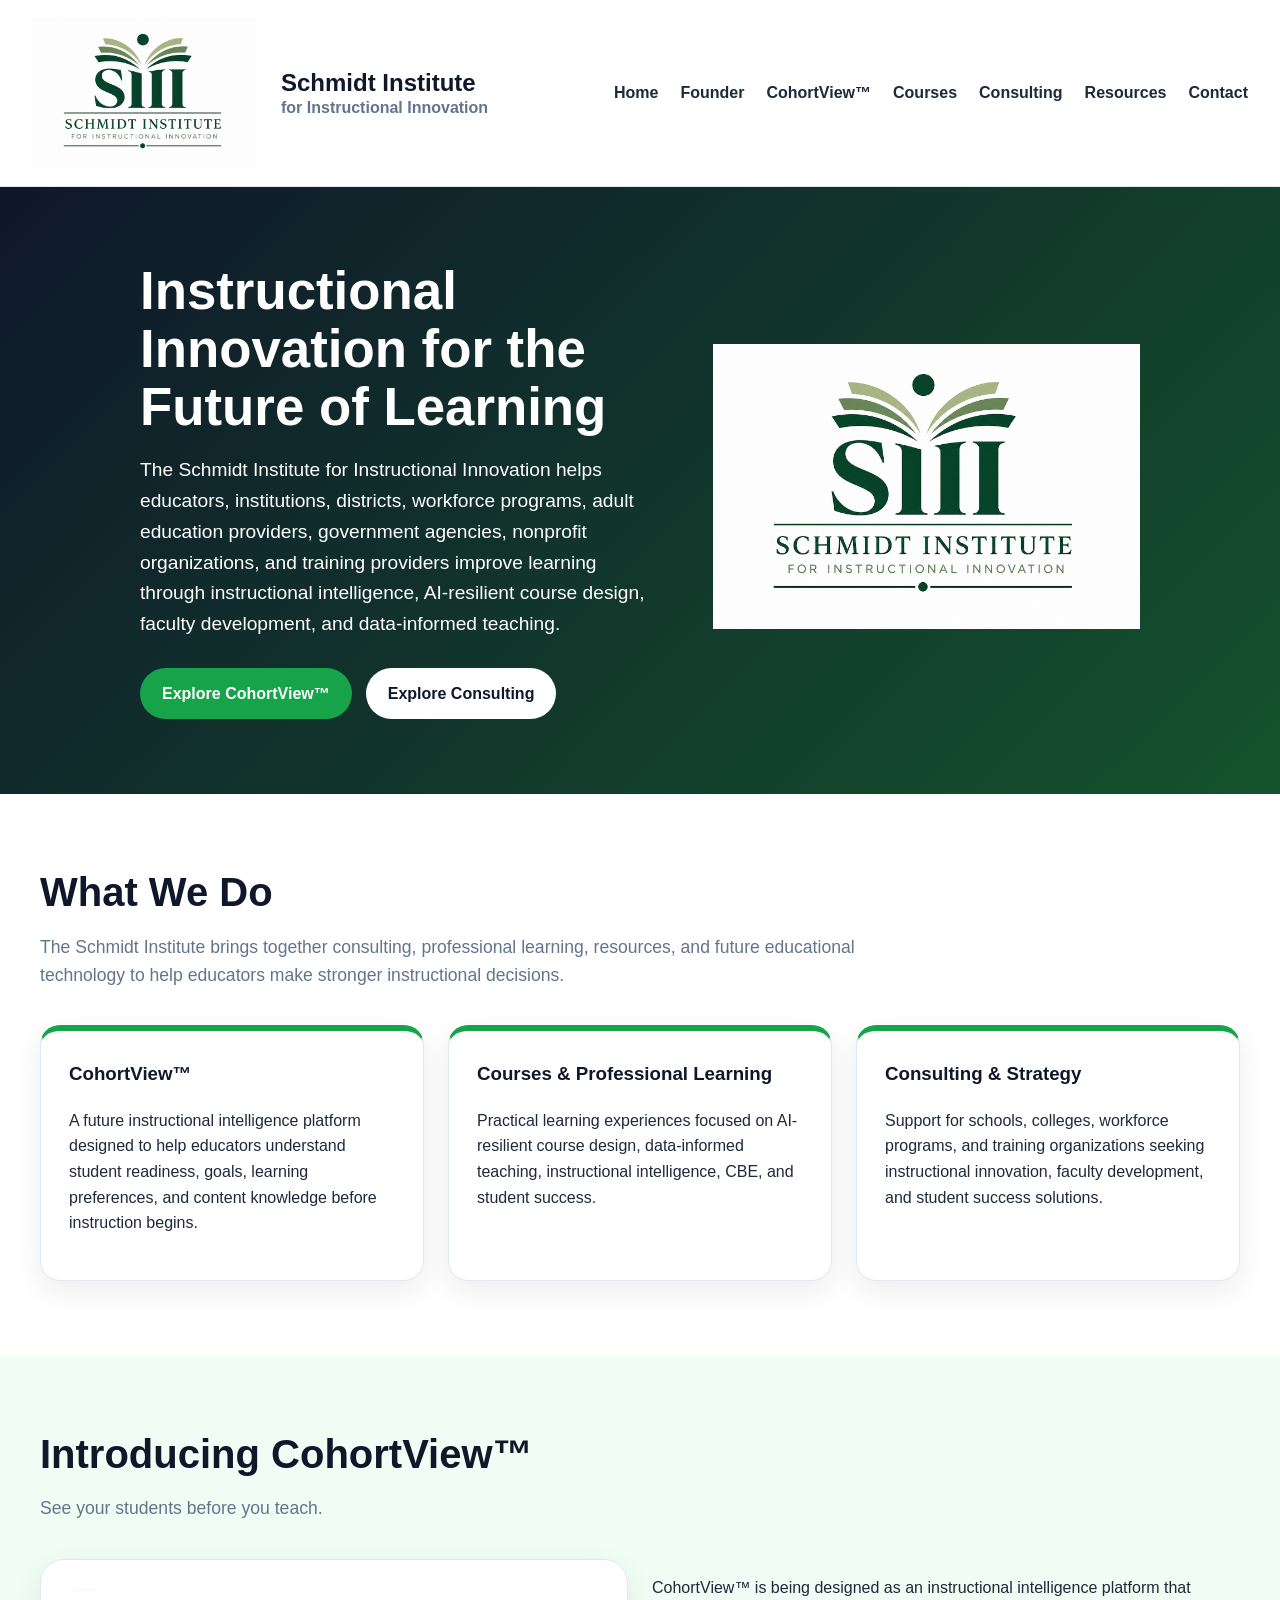
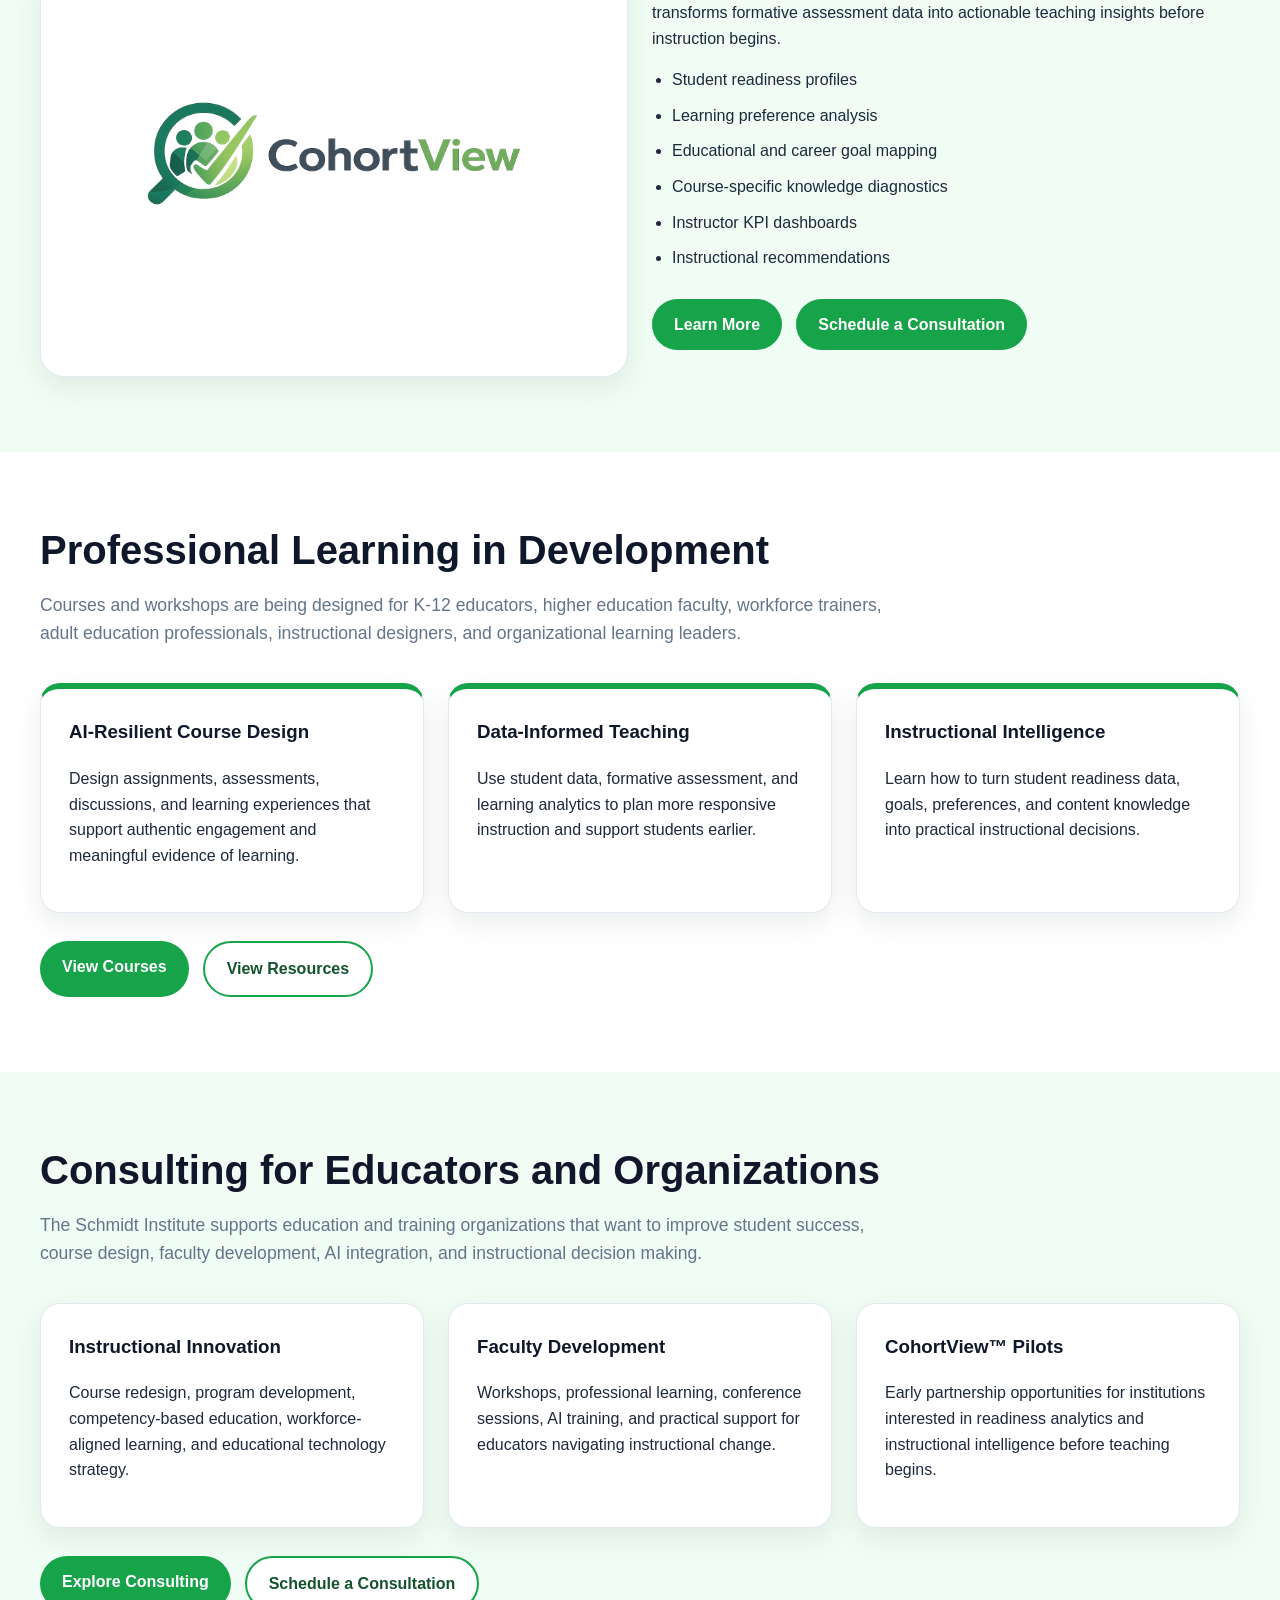
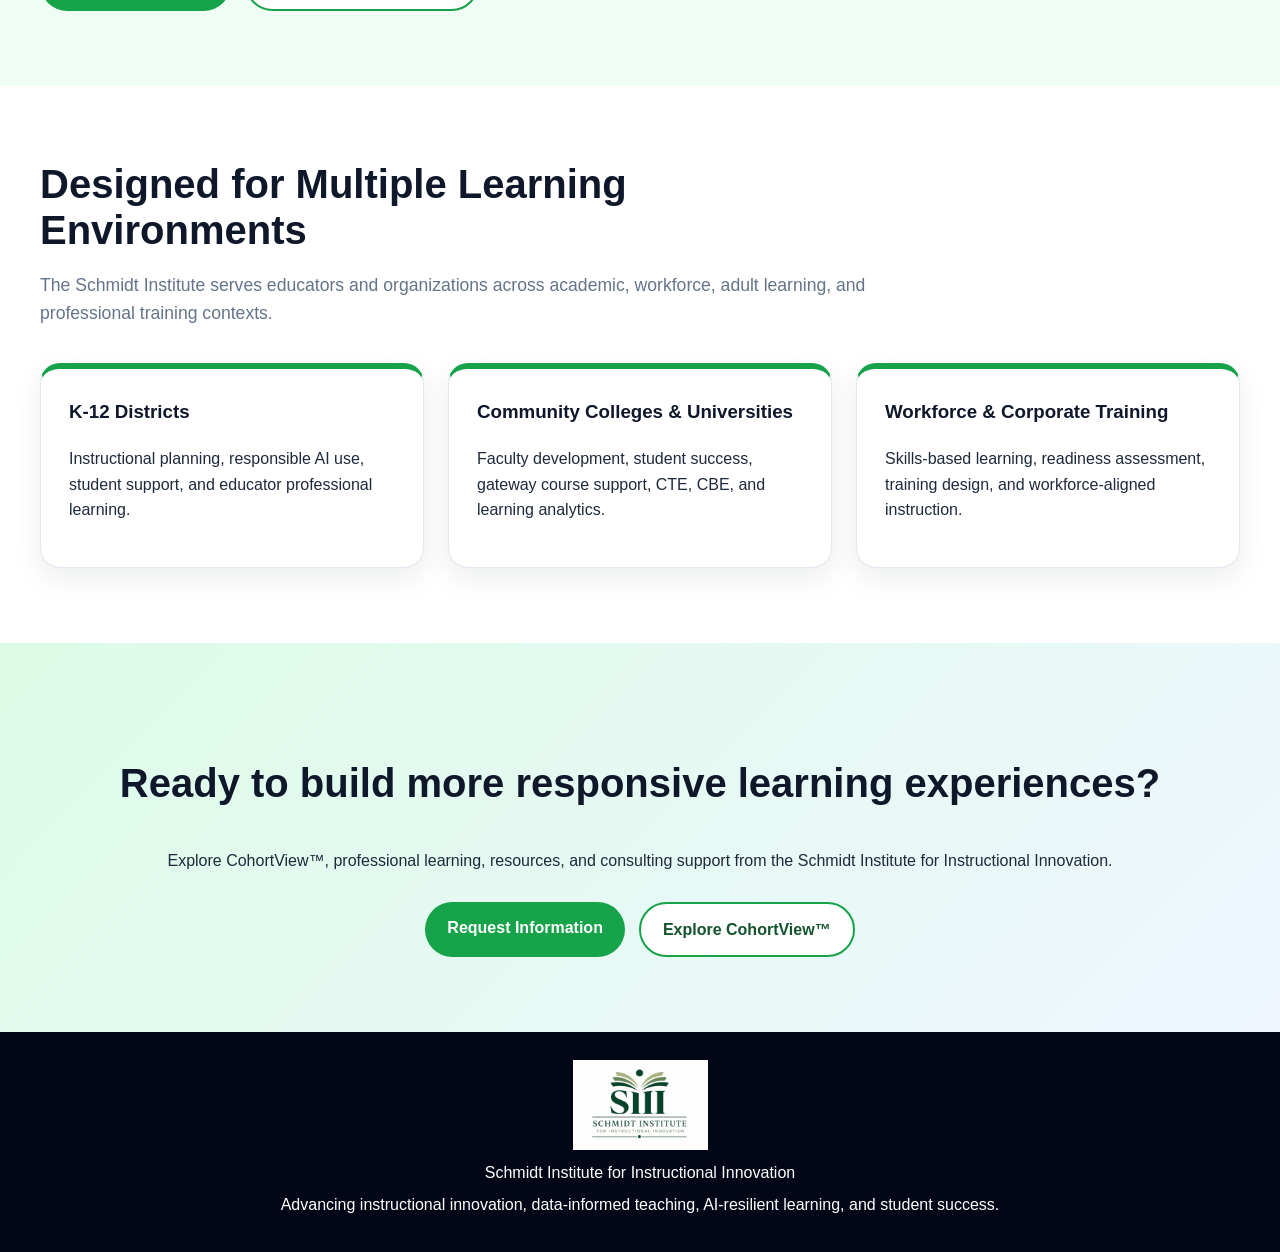
<file: index.html>
<!DOCTYPE html>
<html lang="en">
<head>
<meta charset="UTF-8">
<meta name="viewport" content="width=device-width, initial-scale=1.0">
<title>Schmidt Institute for Instructional Innovation</title>
<link rel="stylesheet" href="style.css">
</head>

<body>

<header class="site-header">
<nav class="navbar">

<a href="index.html" class="brand">
<img src="siii-logo-new.png" alt="SIII Logo">
<div class="brand-text">
<span>Schmidt Institute</span>
<small>for Instructional Innovation</small>
</div>
</a>

<div class="nav-links">
<a href="index.html">Home</a>
<a href="founder.html">Founder</a>
<a href="cohortview.html">CohortView™</a>
<a href="courses.html">Courses</a>
<a href="consulting.html">Consulting</a>
<a href="resources.html">Resources</a>
<a href="contact.html">Contact</a>
</div>

</nav>
</header>

<section class="page-title">
<div class="container">

<div style="display:grid; grid-template-columns:1.2fr 1fr; gap:60px; align-items:center;">

<div>
<h1>Instructional Innovation for the Future of Learning</h1>

<p>
The Schmidt Institute for Instructional Innovation helps educators, institutions, districts, workforce programs, adult education providers, government agencies, nonprofit organizations, and training providers improve learning through instructional intelligence, AI-resilient course design, faculty development, and data-informed teaching.
</p>

<div class="button-row">
<a href="cohortview.html" class="button button-primary">Explore CohortView™</a>
<a href="consulting.html" class="button button-secondary">Explore Consulting</a>
</div>
</div>

<div style="text-align:center;">
<img src="siii-logo-new.png" alt="SIII Logo" style="max-width:560px; width:100%; height:auto;">
</div>

</div>

</div>
</section>

<section class="section section-white">
<div class="container">

<div class="section-heading">
<h2>What We Do</h2>
<p>
The Schmidt Institute brings together consulting, professional learning, resources, and future educational technology to help educators make stronger instructional decisions.
</p>
</div>

<div class="grid-3">

<div class="card card-accent">
<h3>CohortView™</h3>
<p>
A future instructional intelligence platform designed to help educators understand student readiness, goals, learning preferences, and content knowledge before instruction begins.
</p>
</div>

<div class="card card-accent">
<h3>Courses & Professional Learning</h3>
<p>
Practical learning experiences focused on AI-resilient course design, data-informed teaching, instructional intelligence, CBE, and student success.
</p>
</div>

<div class="card card-accent">
<h3>Consulting & Strategy</h3>
<p>
Support for schools, colleges, workforce programs, and training organizations seeking instructional innovation, faculty development, and student success solutions.
</p>
</div>

</div>

</div>
</section>

<section class="section section-green">
<div class="container">

<div class="section-heading">
<h2>Introducing CohortView™</h2>
<p>
See your students before you teach.
</p>
</div>

<div class="grid-2">

<div class="cohort-logo-box">
<img src="cohortview-logo.png" alt="CohortView Logo">
</div>

<div>
<p>
CohortView™ is being designed as an instructional intelligence platform that transforms formative assessment data into actionable teaching insights before instruction begins.
</p>

<ul class="list">
<li>Student readiness profiles</li>
<li>Learning preference analysis</li>
<li>Educational and career goal mapping</li>
<li>Course-specific knowledge diagnostics</li>
<li>Instructor KPI dashboards</li>
<li>Instructional recommendations</li>
</ul>

<div class="button-row">
<a href="cohortview.html" class="button button-primary">Learn More</a>
<a href="contact.html?interest=consultation" class="button button-primary">
Schedule a Consultation
</a>
</div>
</div>

</div>

</div>
</section>

<section class="section section-white">
<div class="container">

<div class="section-heading">
<h2>Professional Learning in Development</h2>
<p>
Courses and workshops are being designed for K-12 educators, higher education faculty, workforce trainers, adult education professionals, instructional designers, and organizational learning leaders.
</p>
</div>

<div class="grid-3">

<div class="card card-accent">
<h3>AI-Resilient Course Design</h3>
<p>
Design assignments, assessments, discussions, and learning experiences that support authentic engagement and meaningful evidence of learning.
</p>
</div>

<div class="card card-accent">
<h3>Data-Informed Teaching</h3>
<p>
Use student data, formative assessment, and learning analytics to plan more responsive instruction and support students earlier.
</p>
</div>

<div class="card card-accent">
<h3>Instructional Intelligence</h3>
<p>
Learn how to turn student readiness data, goals, preferences, and content knowledge into practical instructional decisions.
</p>
</div>

</div>

<div class="button-row">
<a href="courses.html" class="button button-primary">View Courses</a>
<a href="resources.html" class="button button-outline">View Resources</a>
</div>

</div>
</section>

<section class="section section-green">
<div class="container">

<div class="section-heading">
<h2>Consulting for Educators and Organizations</h2>
<p>
The Schmidt Institute supports education and training organizations that want to improve student success, course design, faculty development, AI integration, and instructional decision making.
</p>
</div>

<div class="grid-3">

<div class="card">
<h3>Instructional Innovation</h3>
<p>
Course redesign, program development, competency-based education, workforce-aligned learning, and educational technology strategy.
</p>
</div>

<div class="card">
<h3>Faculty Development</h3>
<p>
Workshops, professional learning, conference sessions, AI training, and practical support for educators navigating instructional change.
</p>
</div>

<div class="card">
<h3>CohortView™ Pilots</h3>
<p>
Early partnership opportunities for institutions interested in readiness analytics and instructional intelligence before teaching begins.
</p>
</div>

</div>

<div class="button-row">
<a href="consulting.html" class="button button-primary">Explore Consulting</a>
<a href="contact.html" class="button button-outline">Schedule a Consultation</a>
</div>

</div>
</section>

<section class="section section-white">
<div class="container">

<div class="section-heading">
<h2>Designed for Multiple Learning Environments</h2>
<p>
The Schmidt Institute serves educators and organizations across academic, workforce, adult learning, and professional training contexts.
</p>
</div>

<div class="grid-3">

<div class="card card-accent">
<h3>K-12 Districts</h3>
<p>Instructional planning, responsible AI use, student support, and educator professional learning.</p>
</div>

<div class="card card-accent">
<h3>Community Colleges & Universities</h3>
<p>Faculty development, student success, gateway course support, CTE, CBE, and learning analytics.</p>
</div>

<div class="card card-accent">
<h3>Workforce & Corporate Training</h3>
<p>Skills-based learning, readiness assessment, training design, and workforce-aligned instruction.</p>
</div>

</div>

</div>
</section>

<section class="section cta">
<div class="container">

<h2>Ready to build more responsive learning experiences?</h2>

<p>
Explore CohortView™, professional learning, resources, and consulting support from the Schmidt Institute for Instructional Innovation.
</p>

<div class="button-row" style="justify-content:center;">
<a href="contact.html" class="button button-primary">Request Information</a>
<a href="cohortview.html" class="button button-outline">Explore CohortView™</a>
</div>

</div>
</section>

<footer class="footer compact-footer">
<img src="siii-logo-new.png" alt="SIII Logo">
<p>Schmidt Institute for Instructional Innovation</p>
<p>Advancing instructional innovation, data-informed teaching, AI-resilient learning, and student success.</p>
</footer>

</body>
</html>
</file>
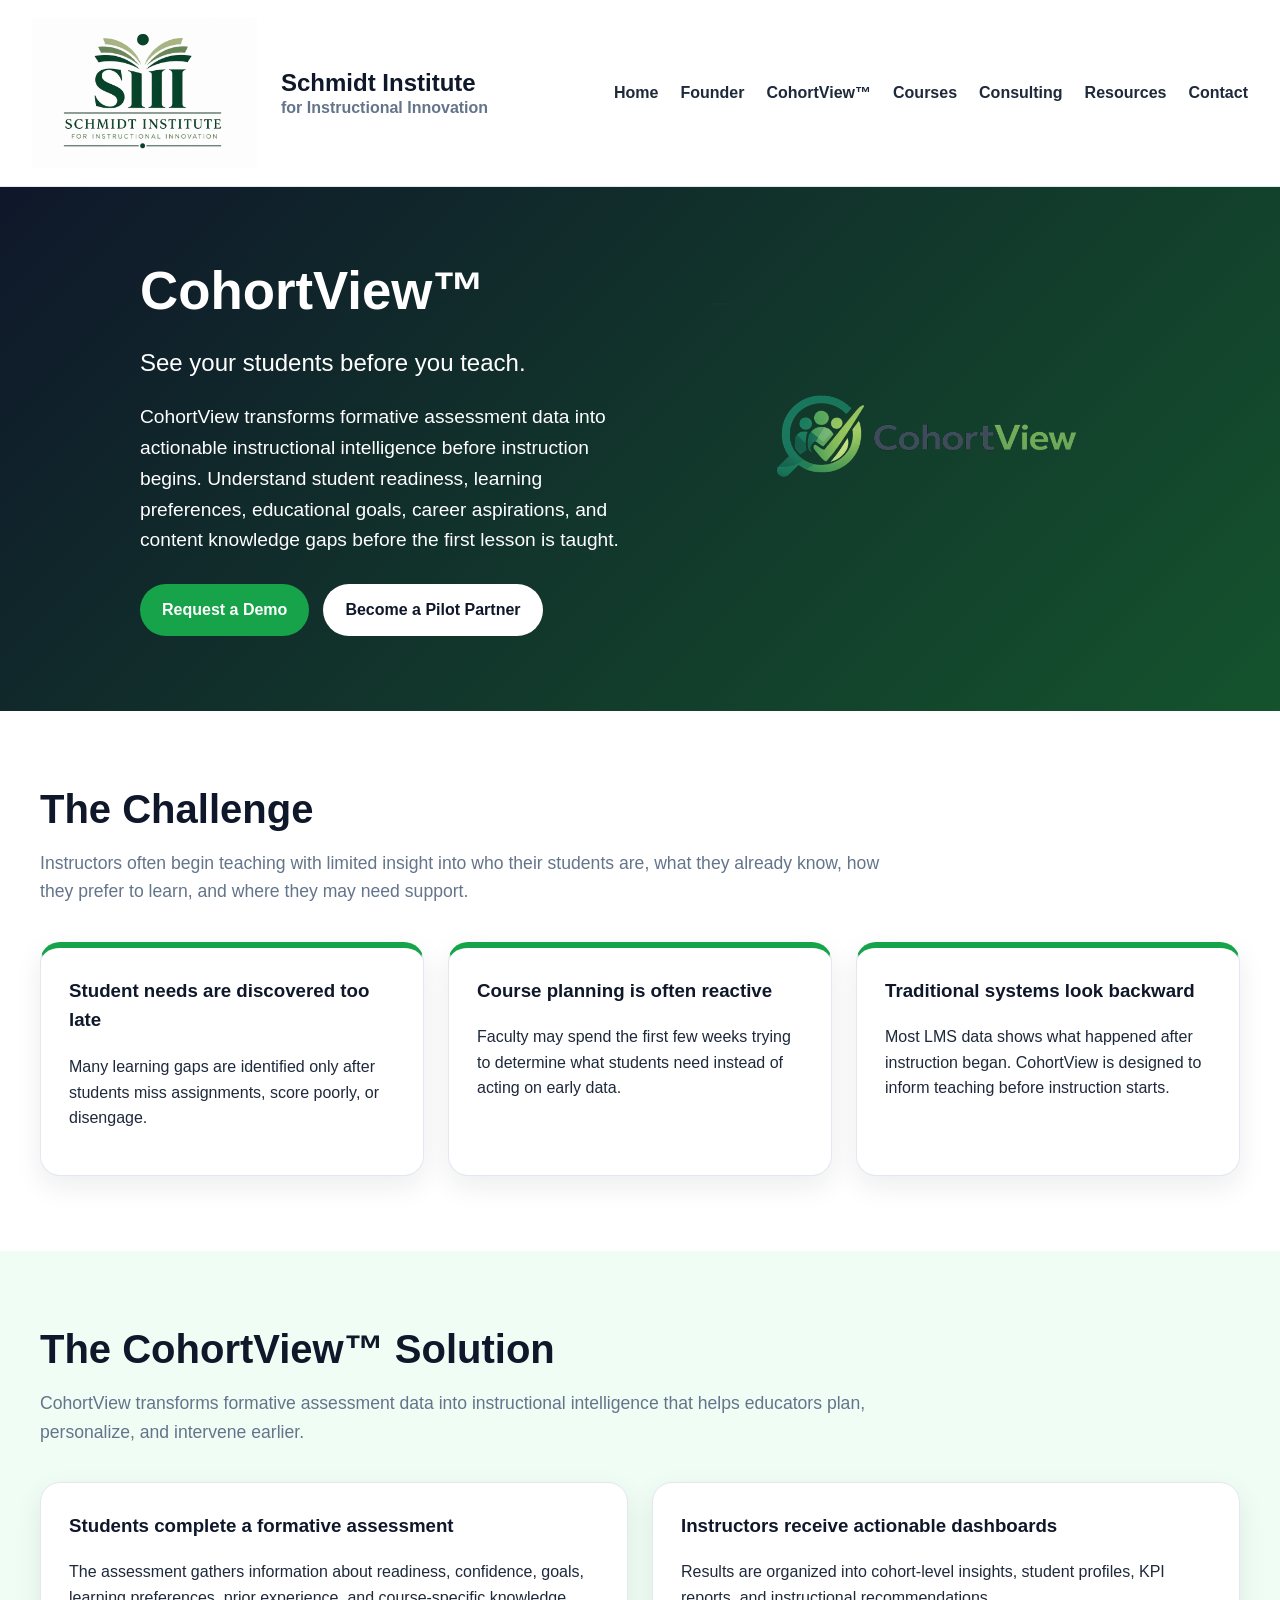
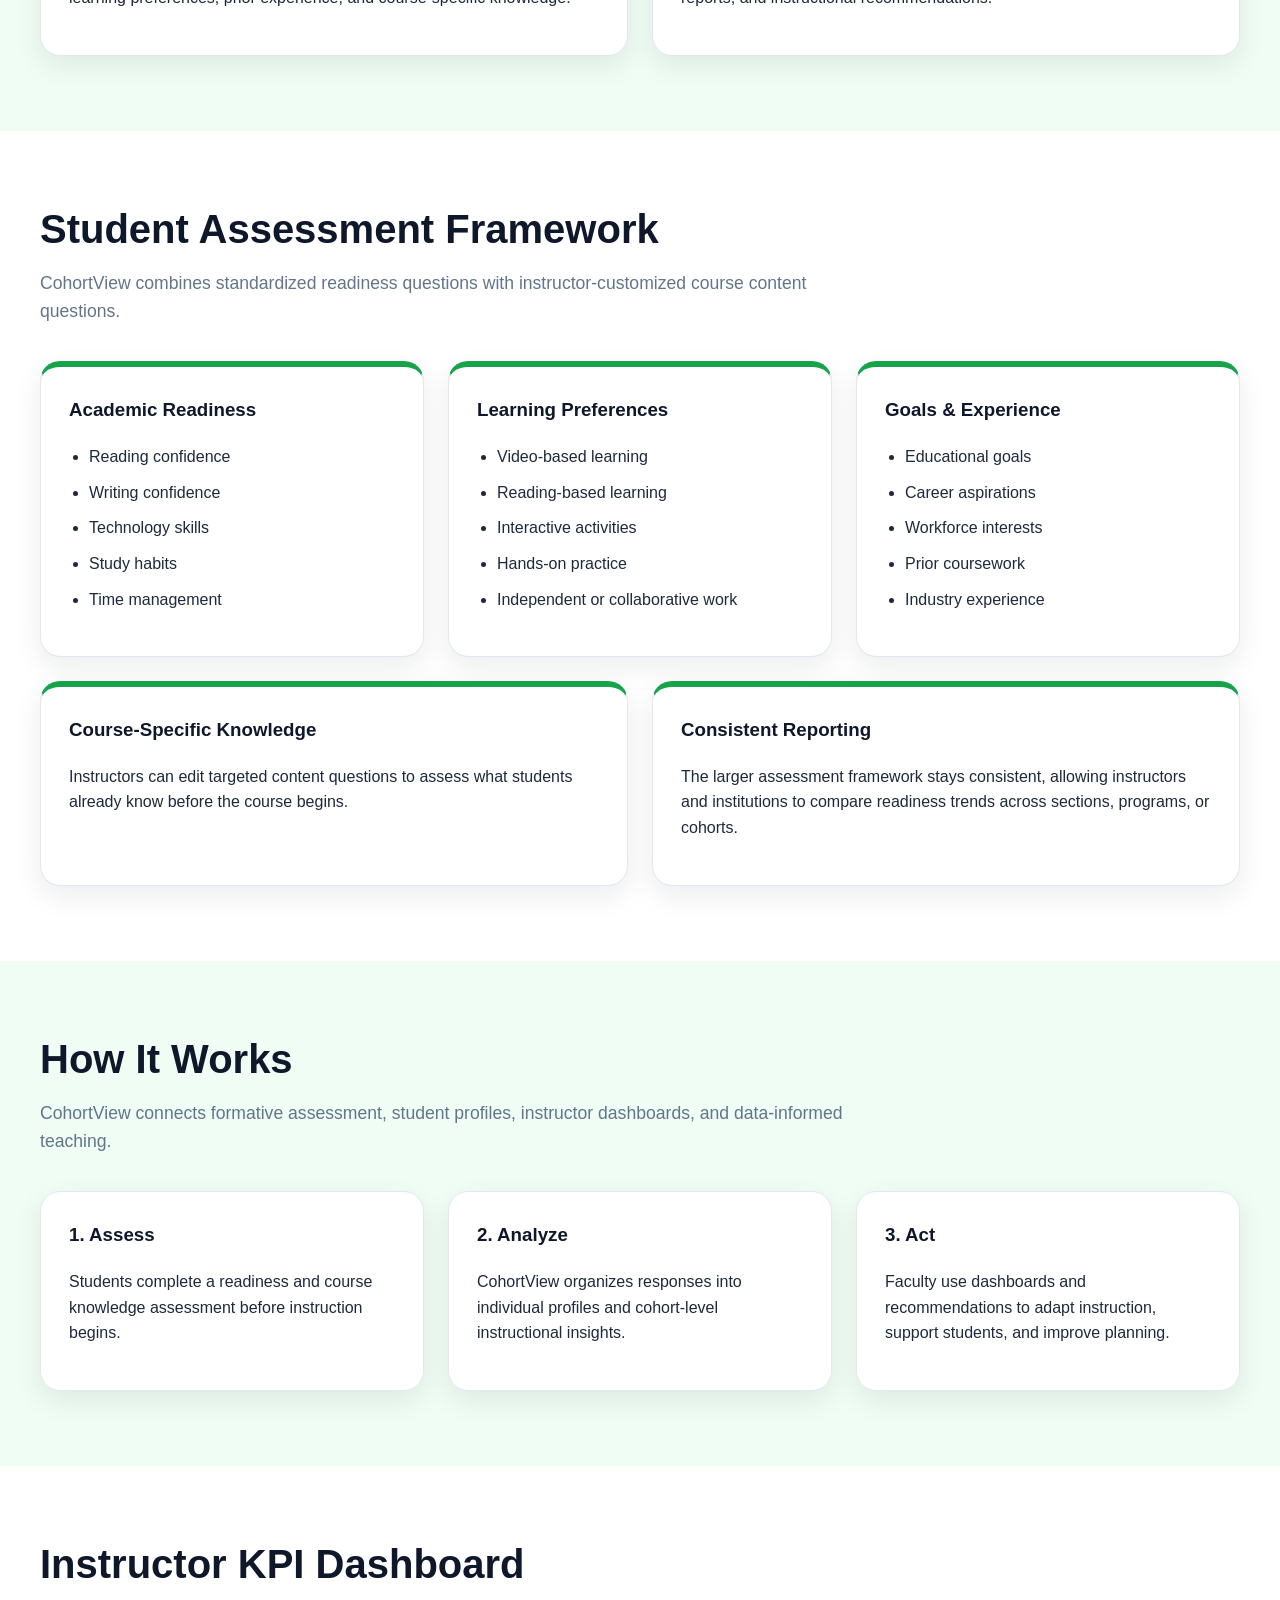
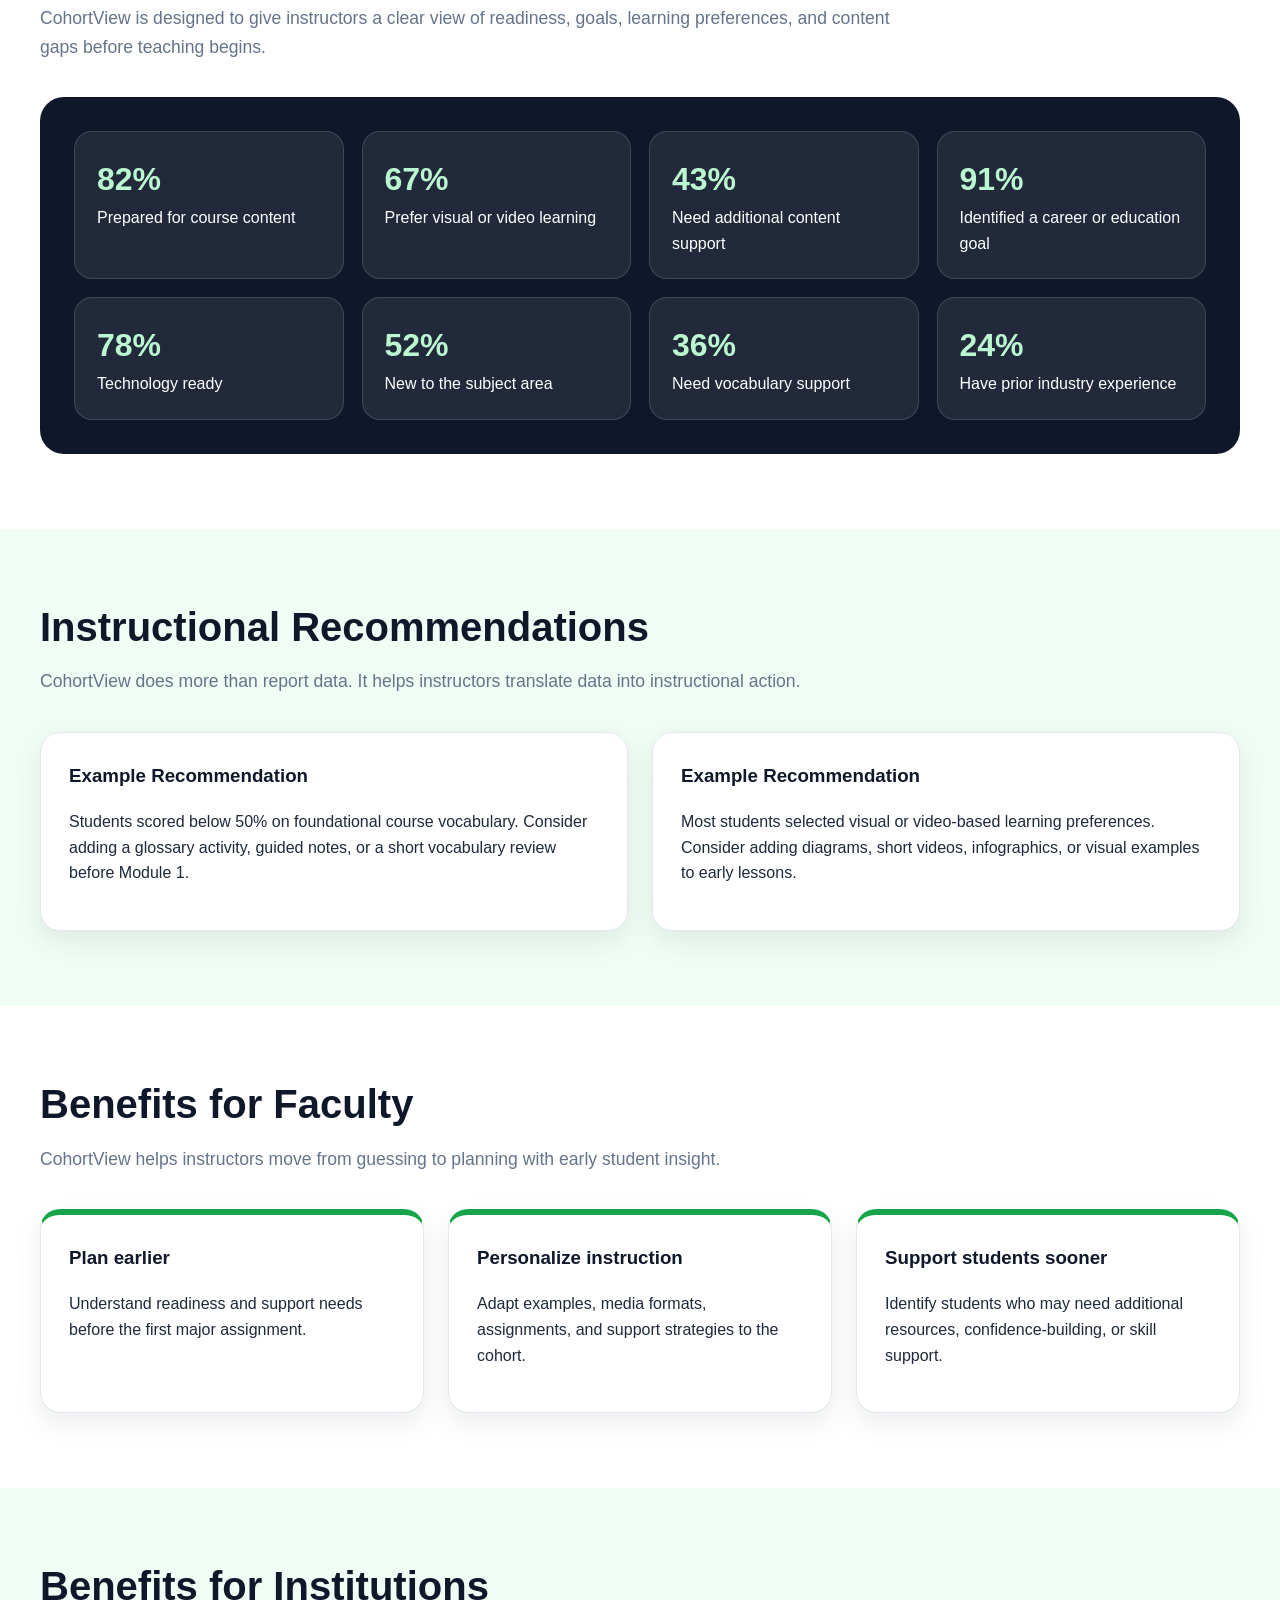
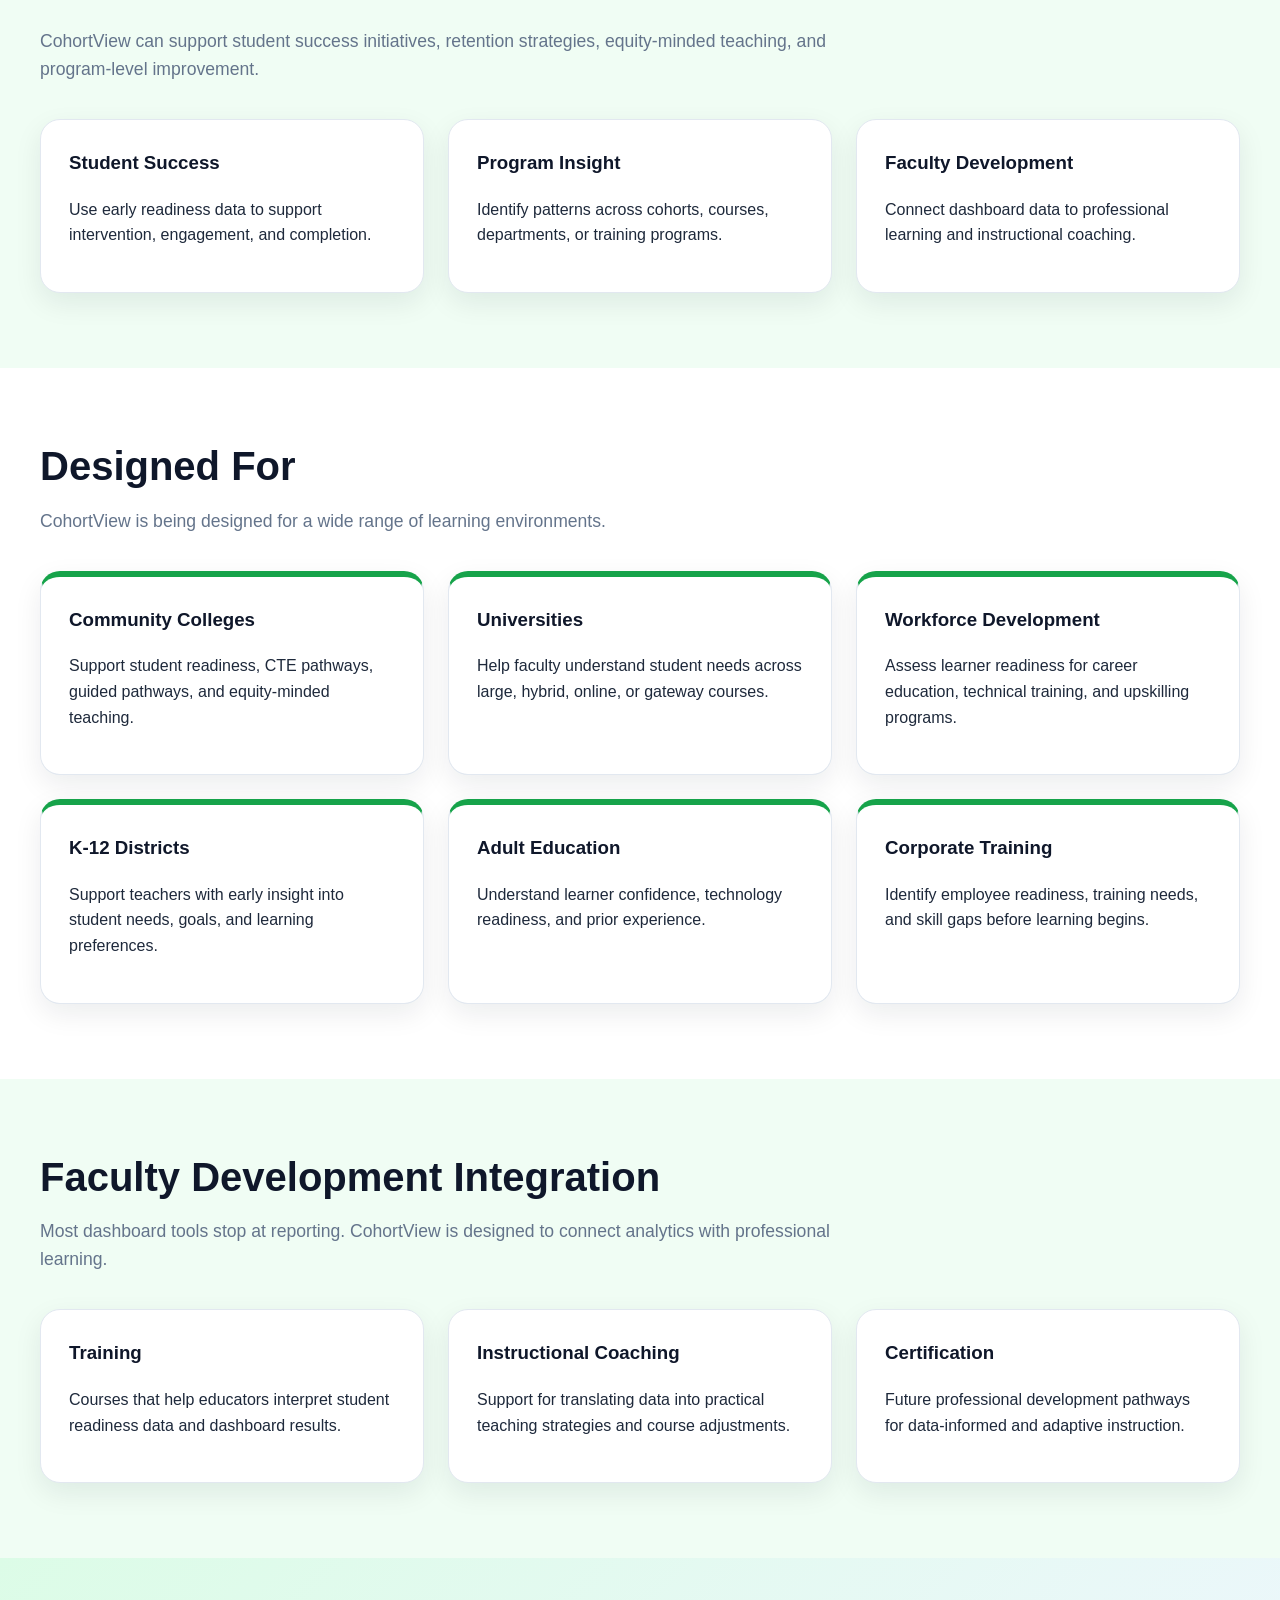
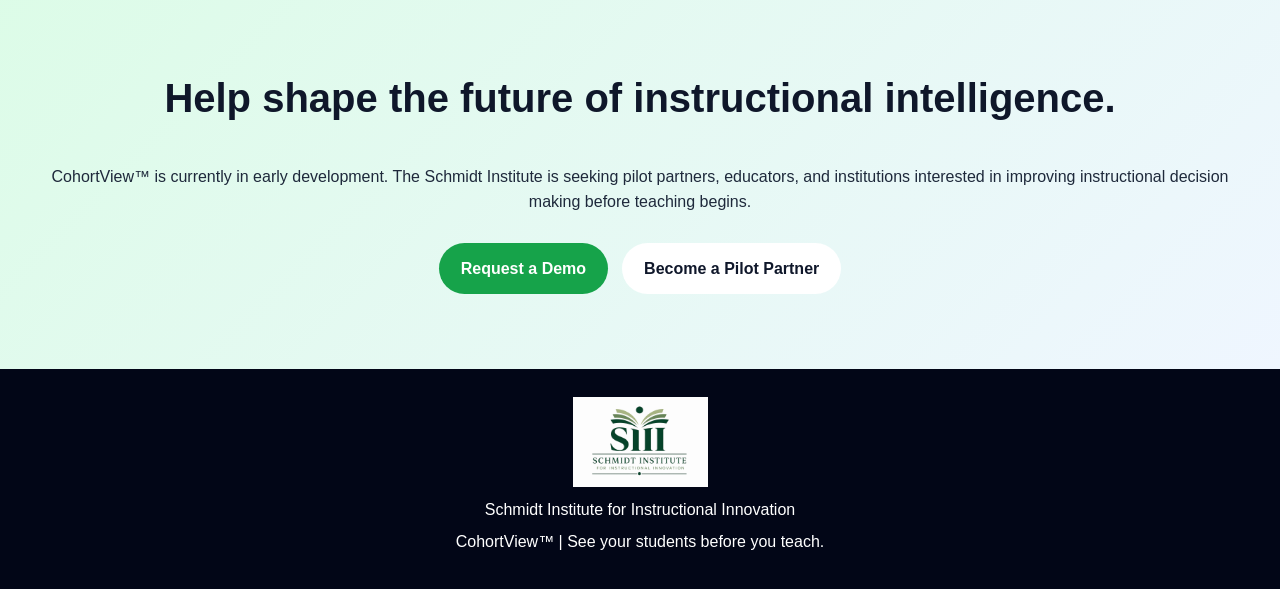
<file: cohortview.html>
<!DOCTYPE html>
<html lang="en">
<head>
<meta charset="UTF-8">
<meta name="viewport" content="width=device-width, initial-scale=1.0">
<title>CohortView™ | Schmidt Institute for Instructional Innovation</title>
<link rel="stylesheet" href="style.css">
</head>

<body>

<header class="site-header">
<div class="navbar">

<a class="brand" href="index.html">
<img src="siii-logo-new.png" alt="SIII Logo">
<div class="brand-text">
Schmidt Institute
<small>for Instructional Innovation</small>
</div>
</a>

<nav class="nav-links">
<a href="index.html">Home</a>
<a href="founder.html">Founder</a>
<a href="cohortview.html">CohortView™</a>
<a href="courses.html">Courses</a>
<a href="consulting.html">Consulting</a>
<a href="resources.html">Resources</a>
<a href="contact.html">Contact</a>
</nav>

</div>
</header>

<section class="page-title">
<div class="container">

<div style="display:grid; grid-template-columns:1.2fr 1fr; gap:60px; align-items:center;">

<div>
<h1>CohortView™</h1>

<p style="font-size:1.5rem; margin-bottom:20px;">
See your students before you teach.
</p>

<p>
CohortView transforms formative assessment data into actionable instructional intelligence before instruction begins. Understand student readiness, learning preferences, educational goals, career aspirations, and content knowledge gaps before the first lesson is taught.
</p>

<div class="button-row">
<a href="contact.html?interest=demo" class="button button-primary">Request a Demo</a>
<a href="contact.html?interest=pilot" class="button button-secondary">Become a Pilot Partner</a>
</div>
</div>

<div style="text-align:center;">
<img src="cohortview-logo.png" alt="CohortView Logo" style="max-width:650px; width:100%; height:auto;">
</div>

</div>

</div>
</section>

<section class="section section-white">
<div class="container">

<div class="section-heading">
<h2>The Challenge</h2>
<p>
Instructors often begin teaching with limited insight into who their students are, what they already know, how they prefer to learn, and where they may need support.
</p>
</div>

<div class="grid-3">
<div class="card card-accent">
<h3>Student needs are discovered too late</h3>
<p>Many learning gaps are identified only after students miss assignments, score poorly, or disengage.</p>
</div>

<div class="card card-accent">
<h3>Course planning is often reactive</h3>
<p>Faculty may spend the first few weeks trying to determine what students need instead of acting on early data.</p>
</div>

<div class="card card-accent">
<h3>Traditional systems look backward</h3>
<p>Most LMS data shows what happened after instruction began. CohortView is designed to inform teaching before instruction starts.</p>
</div>
</div>

</div>
</section>

<section class="section section-green">
<div class="container">

<div class="section-heading">
<h2>The CohortView™ Solution</h2>
<p>
CohortView transforms formative assessment data into instructional intelligence that helps educators plan, personalize, and intervene earlier.
</p>
</div>

<div class="grid-2">
<div class="card">
<h3>Students complete a formative assessment</h3>
<p>
The assessment gathers information about readiness, confidence, goals, learning preferences, prior experience, and course-specific knowledge.
</p>
</div>

<div class="card">
<h3>Instructors receive actionable dashboards</h3>
<p>
Results are organized into cohort-level insights, student profiles, KPI reports, and instructional recommendations.
</p>
</div>
</div>

</div>
</section>

<section class="section section-white">
<div class="container">

<div class="section-heading">
<h2>Student Assessment Framework</h2>
<p>
CohortView combines standardized readiness questions with instructor-customized course content questions.
</p>
</div>

<div class="grid-3">
<div class="card card-accent">
<h3>Academic Readiness</h3>
<ul class="list">
<li>Reading confidence</li>
<li>Writing confidence</li>
<li>Technology skills</li>
<li>Study habits</li>
<li>Time management</li>
</ul>
</div>

<div class="card card-accent">
<h3>Learning Preferences</h3>
<ul class="list">
<li>Video-based learning</li>
<li>Reading-based learning</li>
<li>Interactive activities</li>
<li>Hands-on practice</li>
<li>Independent or collaborative work</li>
</ul>
</div>

<div class="card card-accent">
<h3>Goals & Experience</h3>
<ul class="list">
<li>Educational goals</li>
<li>Career aspirations</li>
<li>Workforce interests</li>
<li>Prior coursework</li>
<li>Industry experience</li>
</ul>
</div>
</div>

<div class="grid-2" style="margin-top:24px;">
<div class="card card-accent">
<h3>Course-Specific Knowledge</h3>
<p>
Instructors can edit targeted content questions to assess what students already know before the course begins.
</p>
</div>

<div class="card card-accent">
<h3>Consistent Reporting</h3>
<p>
The larger assessment framework stays consistent, allowing instructors and institutions to compare readiness trends across sections, programs, or cohorts.
</p>
</div>
</div>

</div>
</section>

<section class="section section-green">
<div class="container">

<div class="section-heading">
<h2>How It Works</h2>
<p>
CohortView connects formative assessment, student profiles, instructor dashboards, and data-informed teaching.
</p>
</div>

<div class="grid-3">
<div class="card">
<h3>1. Assess</h3>
<p>Students complete a readiness and course knowledge assessment before instruction begins.</p>
</div>

<div class="card">
<h3>2. Analyze</h3>
<p>CohortView organizes responses into individual profiles and cohort-level instructional insights.</p>
</div>

<div class="card">
<h3>3. Act</h3>
<p>Faculty use dashboards and recommendations to adapt instruction, support students, and improve planning.</p>
</div>
</div>

</div>
</section>

<section class="section section-white">
<div class="container">

<div class="section-heading">
<h2>Instructor KPI Dashboard</h2>
<p>
CohortView is designed to give instructors a clear view of readiness, goals, learning preferences, and content gaps before teaching begins.
</p>
</div>

<div class="kpi-panel">

<div class="kpi-grid">
<div class="kpi"><strong>82%</strong>Prepared for course content</div>
<div class="kpi"><strong>67%</strong>Prefer visual or video learning</div>
<div class="kpi"><strong>43%</strong>Need additional content support</div>
<div class="kpi"><strong>91%</strong>Identified a career or education goal</div>
</div>

<div class="kpi-grid" style="margin-top:18px;">
<div class="kpi"><strong>78%</strong>Technology ready</div>
<div class="kpi"><strong>52%</strong>New to the subject area</div>
<div class="kpi"><strong>36%</strong>Need vocabulary support</div>
<div class="kpi"><strong>24%</strong>Have prior industry experience</div>
</div>

</div>

</div>
</section>

<section class="section section-green">
<div class="container">

<div class="section-heading">
<h2>Instructional Recommendations</h2>
<p>
CohortView does more than report data. It helps instructors translate data into instructional action.
</p>
</div>

<div class="grid-2">
<div class="card">
<h3>Example Recommendation</h3>
<p>
Students scored below 50% on foundational course vocabulary. Consider adding a glossary activity, guided notes, or a short vocabulary review before Module 1.
</p>
</div>

<div class="card">
<h3>Example Recommendation</h3>
<p>
Most students selected visual or video-based learning preferences. Consider adding diagrams, short videos, infographics, or visual examples to early lessons.
</p>
</div>
</div>

</div>
</section>

<section class="section section-white">
<div class="container">

<div class="section-heading">
<h2>Benefits for Faculty</h2>
<p>
CohortView helps instructors move from guessing to planning with early student insight.
</p>
</div>

<div class="grid-3">
<div class="card card-accent">
<h3>Plan earlier</h3>
<p>Understand readiness and support needs before the first major assignment.</p>
</div>

<div class="card card-accent">
<h3>Personalize instruction</h3>
<p>Adapt examples, media formats, assignments, and support strategies to the cohort.</p>
</div>

<div class="card card-accent">
<h3>Support students sooner</h3>
<p>Identify students who may need additional resources, confidence-building, or skill support.</p>
</div>
</div>

</div>
</section>

<section class="section section-green">
<div class="container">

<div class="section-heading">
<h2>Benefits for Institutions</h2>
<p>
CohortView can support student success initiatives, retention strategies, equity-minded teaching, and program-level improvement.
</p>
</div>

<div class="grid-3">
<div class="card">
<h3>Student Success</h3>
<p>Use early readiness data to support intervention, engagement, and completion.</p>
</div>

<div class="card">
<h3>Program Insight</h3>
<p>Identify patterns across cohorts, courses, departments, or training programs.</p>
</div>

<div class="card">
<h3>Faculty Development</h3>
<p>Connect dashboard data to professional learning and instructional coaching.</p>
</div>
</div>

</div>
</section>

<section class="section section-white">
<div class="container">

<div class="section-heading">
<h2>Designed For</h2>
<p>
CohortView is being designed for a wide range of learning environments.
</p>
</div>

<div class="grid-3">
<div class="card card-accent"><h3>Community Colleges</h3><p>Support student readiness, CTE pathways, guided pathways, and equity-minded teaching.</p></div>
<div class="card card-accent"><h3>Universities</h3><p>Help faculty understand student needs across large, hybrid, online, or gateway courses.</p></div>
<div class="card card-accent"><h3>Workforce Development</h3><p>Assess learner readiness for career education, technical training, and upskilling programs.</p></div>
<div class="card card-accent"><h3>K-12 Districts</h3><p>Support teachers with early insight into student needs, goals, and learning preferences.</p></div>
<div class="card card-accent"><h3>Adult Education</h3><p>Understand learner confidence, technology readiness, and prior experience.</p></div>
<div class="card card-accent"><h3>Corporate Training</h3><p>Identify employee readiness, training needs, and skill gaps before learning begins.</p></div>
</div>

</div>
</section>

<section class="section section-green">
<div class="container">

<div class="section-heading">
<h2>Faculty Development Integration</h2>
<p>
Most dashboard tools stop at reporting. CohortView is designed to connect analytics with professional learning.
</p>
</div>

<div class="grid-3">
<div class="card">
<h3>Training</h3>
<p>Courses that help educators interpret student readiness data and dashboard results.</p>
</div>

<div class="card">
<h3>Instructional Coaching</h3>
<p>Support for translating data into practical teaching strategies and course adjustments.</p>
</div>

<div class="card">
<h3>Certification</h3>
<p>Future professional development pathways for data-informed and adaptive instruction.</p>
</div>
</div>

</div>
</section>

<section class="section cta">
<div class="container">

<h2>Help shape the future of instructional intelligence.</h2>
<p>
CohortView™ is currently in early development. The Schmidt Institute is seeking pilot partners, educators, and institutions interested in improving instructional decision making before teaching begins.
</p>

<div class="button-row" style="justify-content:center;">
<a href="contact.html?interest=demo" class="button button-primary">Request a Demo</a>
<a href="contact.html?interest=pilot" class="button button-secondary">Become a Pilot Partner</a>
</div>

</div>
</section>

<footer class="footer compact-footer">
<img src="siii-logo-new.png" alt="SIII Logo">
<p>Schmidt Institute for Instructional Innovation</p>
<p>CohortView™ | See your students before you teach.</p>
</footer>

</body>
</html>
</file>
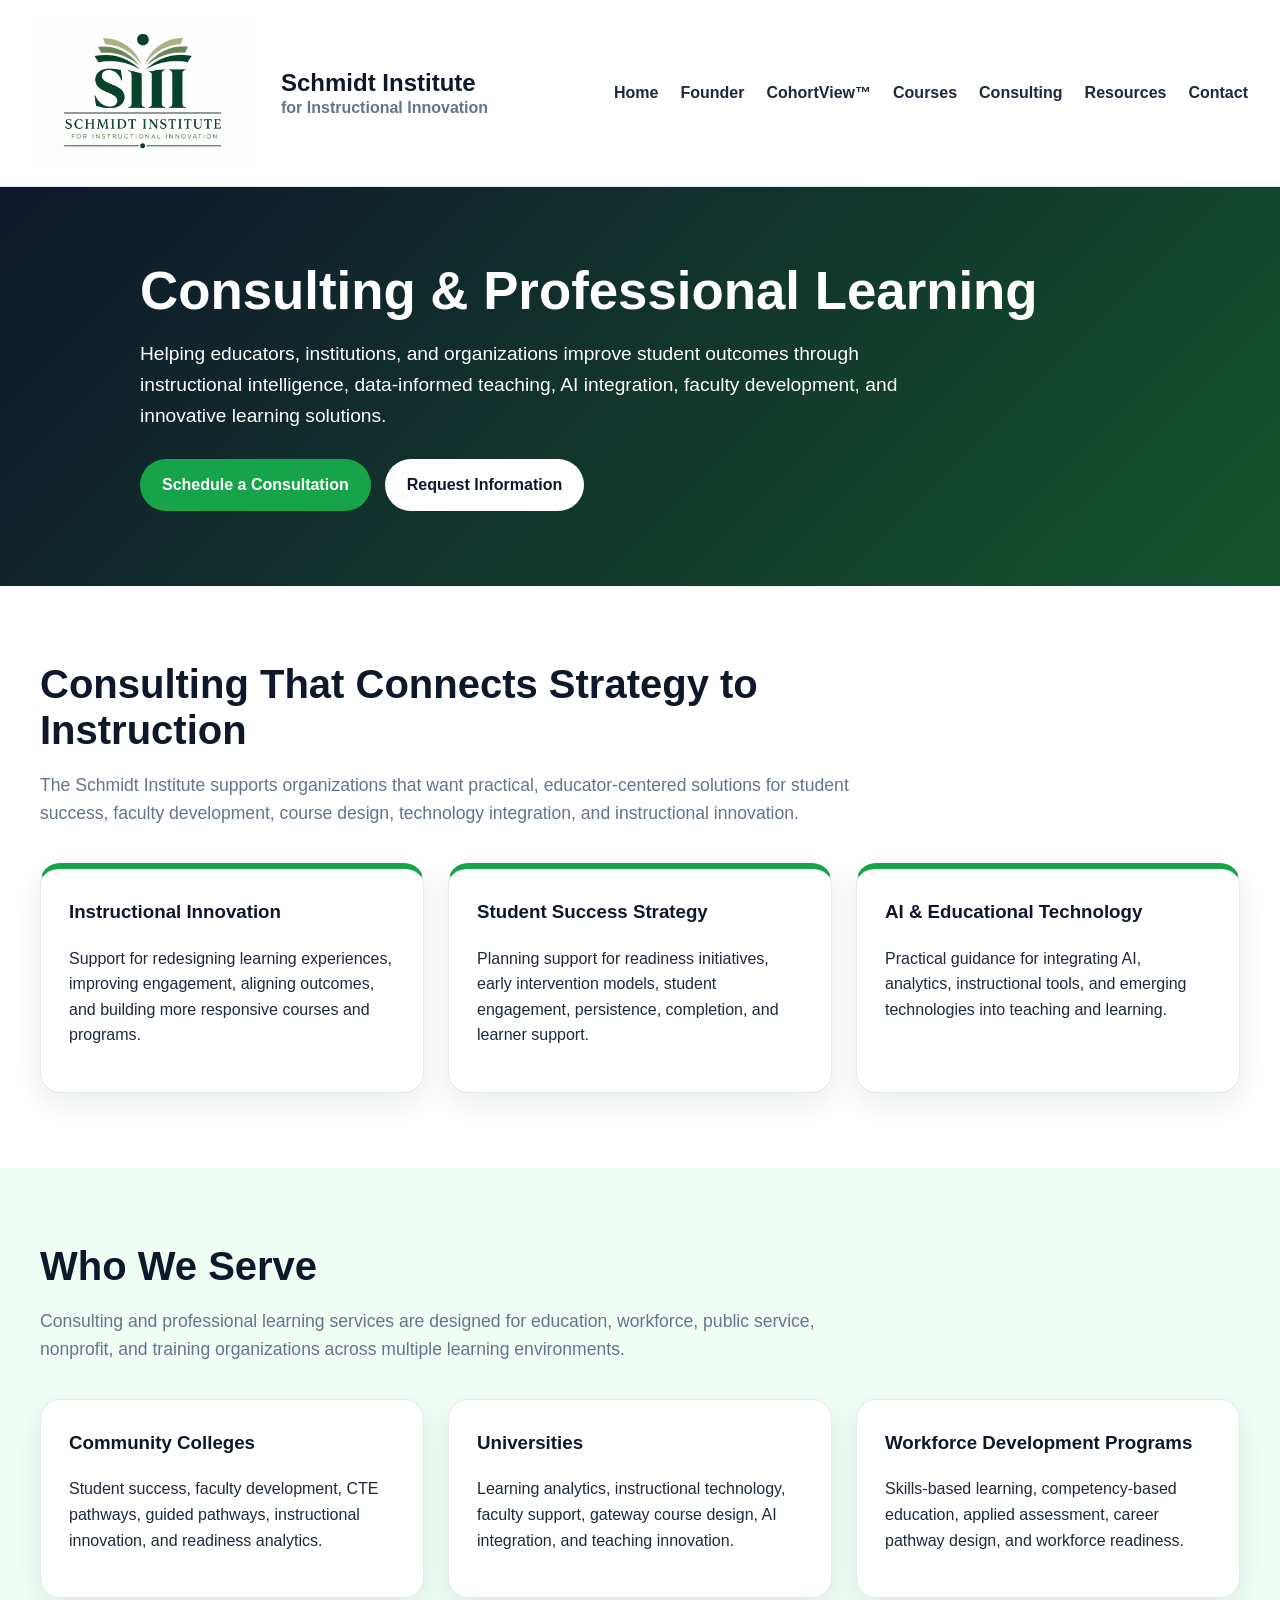
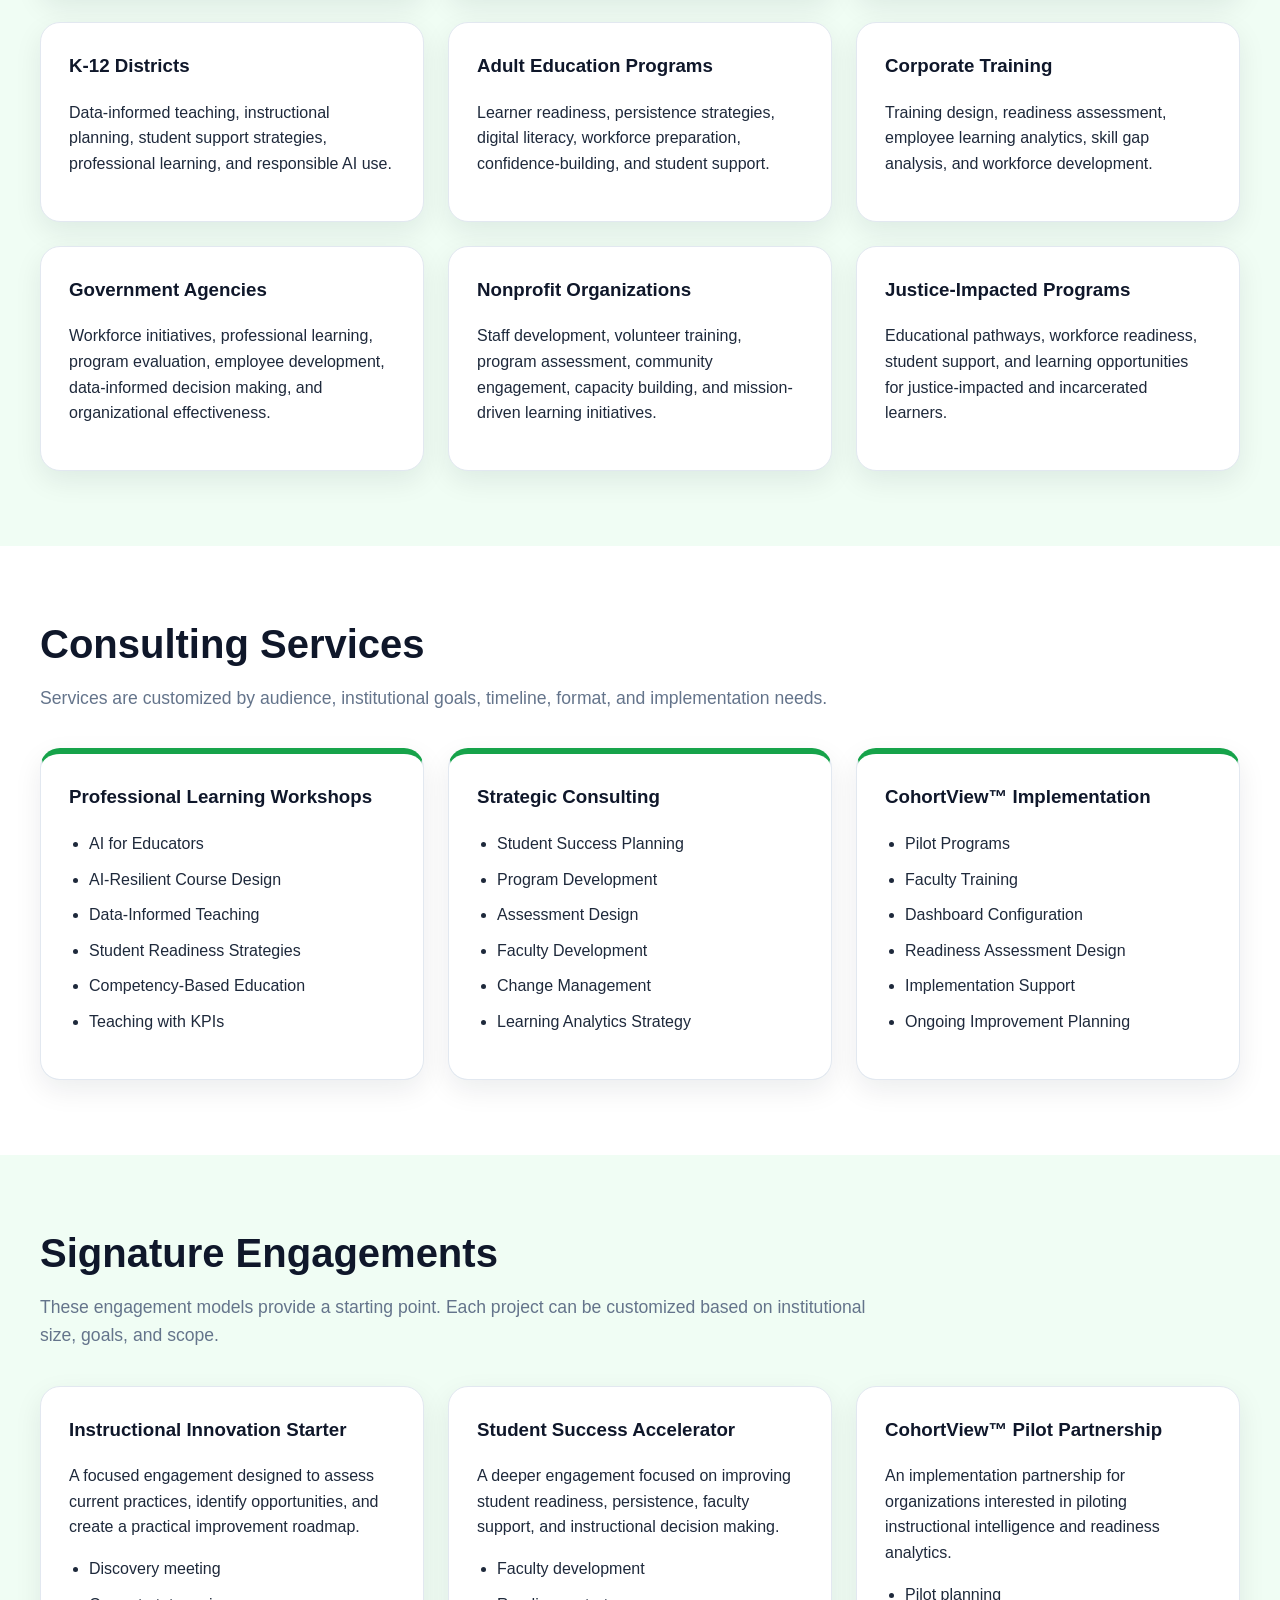
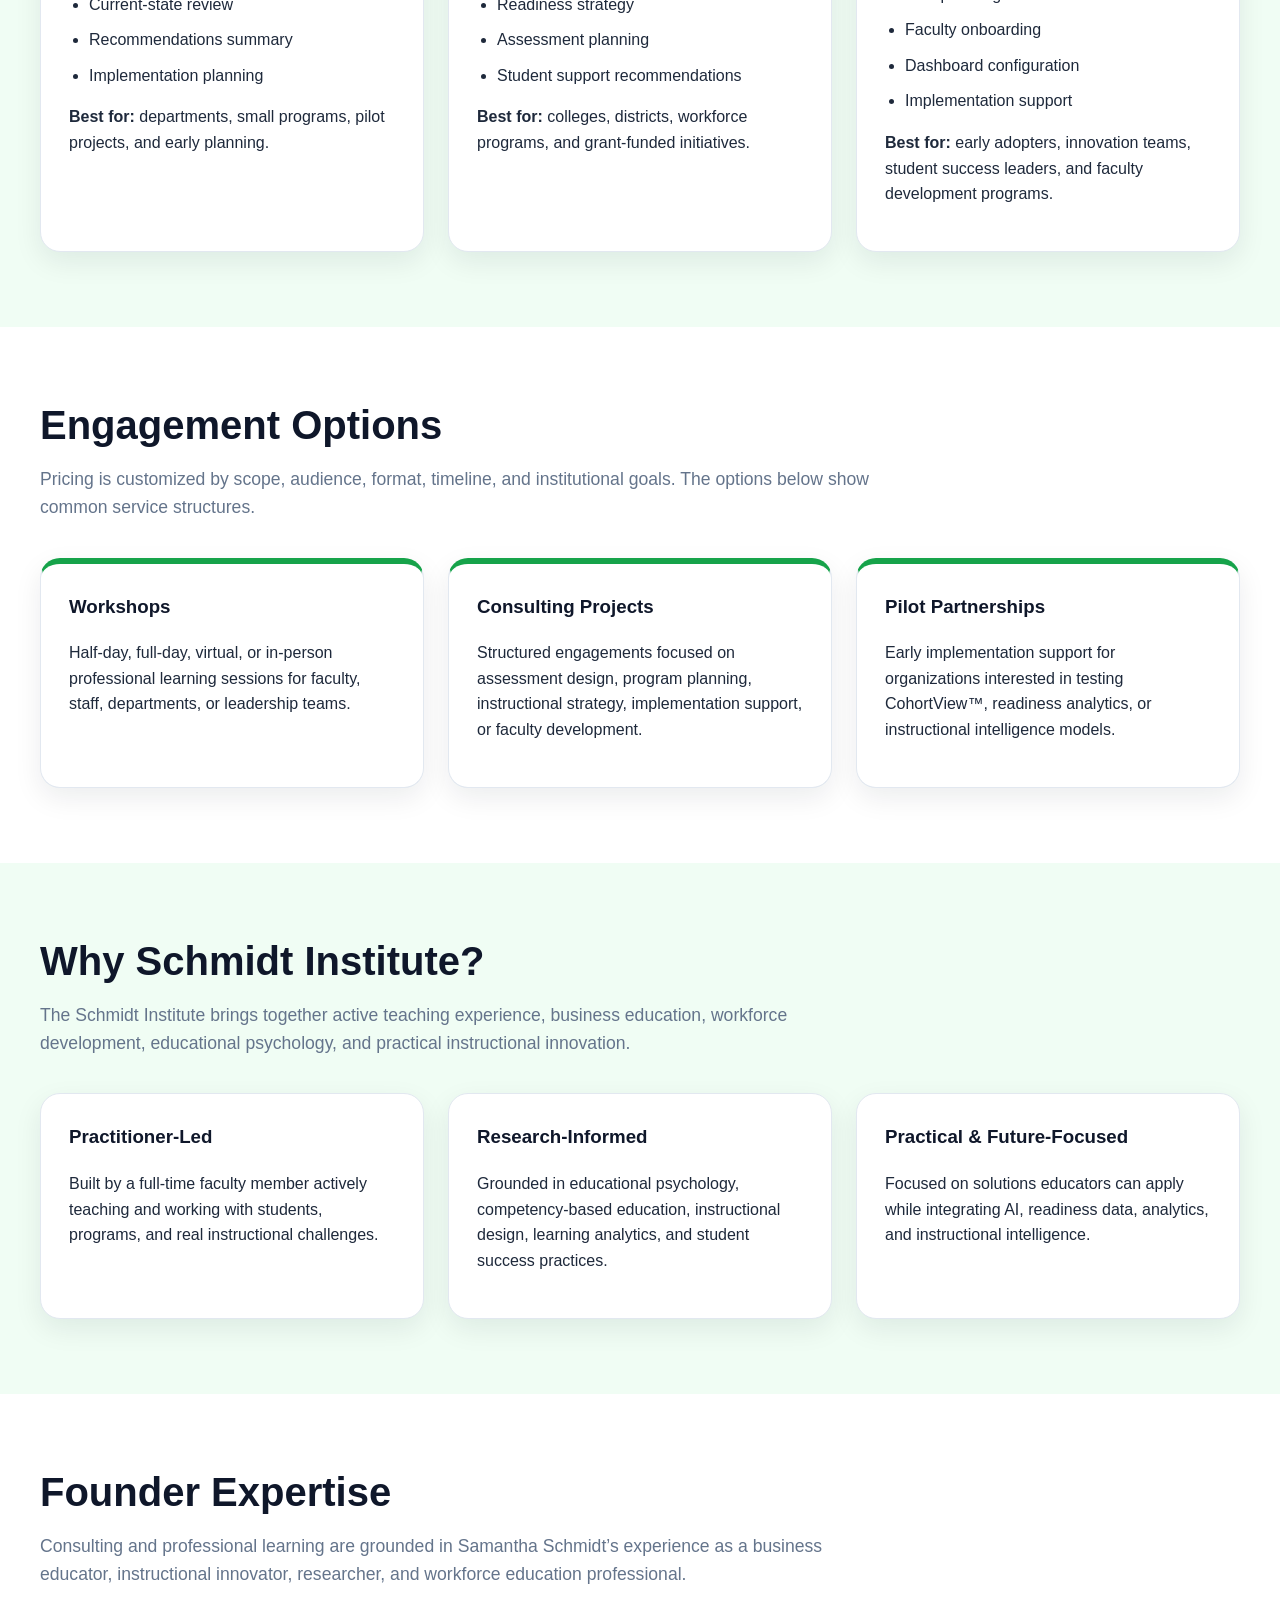
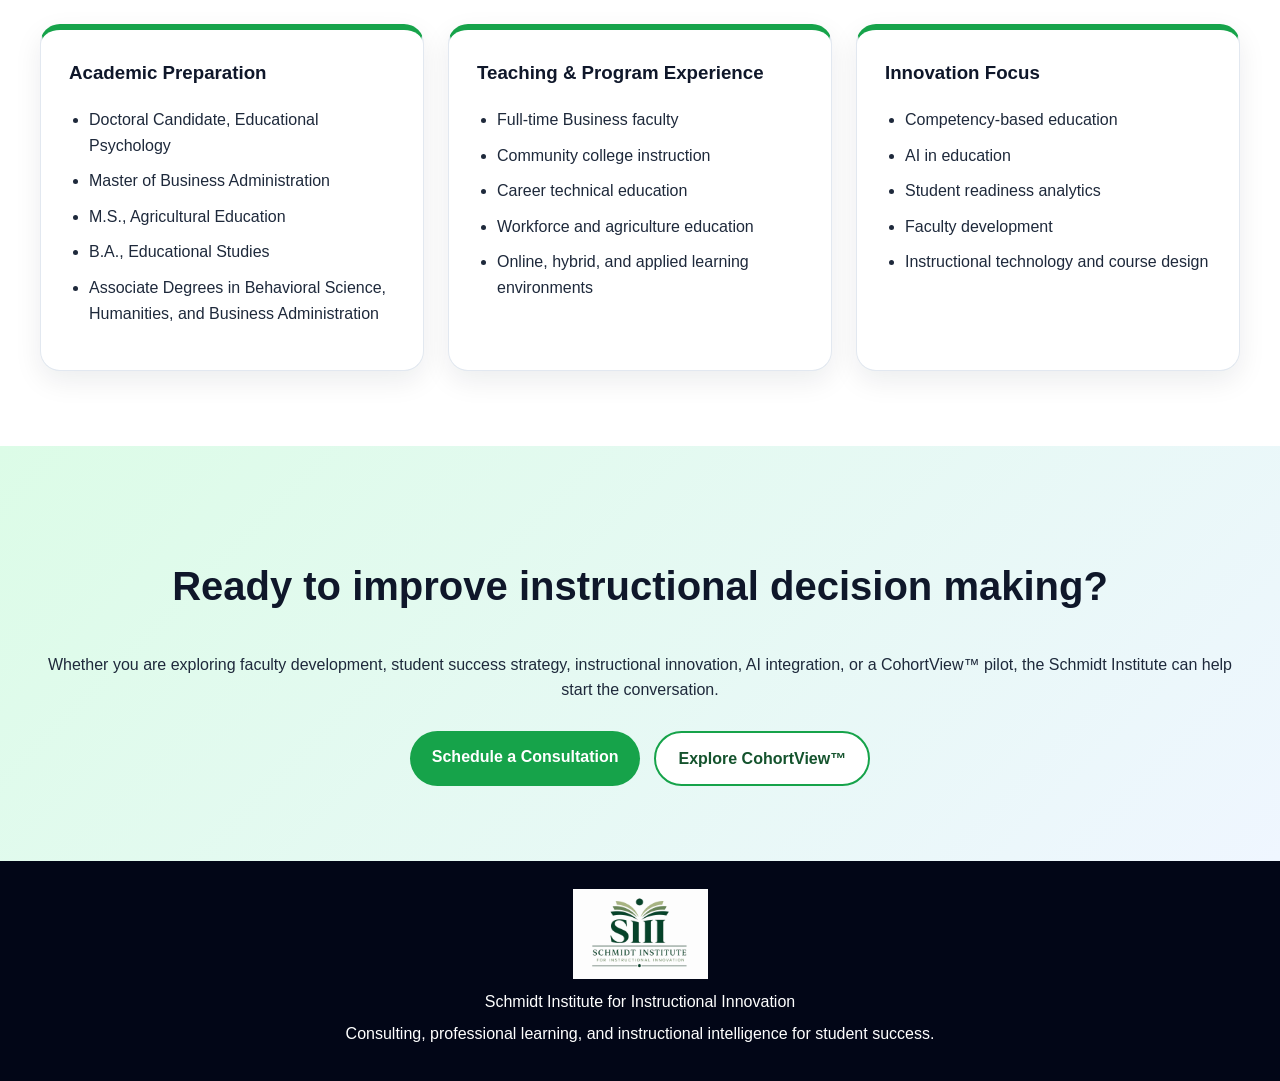
<file: consulting.html>
<!DOCTYPE html>
<html lang="en">
<head>
<meta charset="UTF-8">
<meta name="viewport" content="width=device-width, initial-scale=1.0">
<title>Consulting | Schmidt Institute for Instructional Innovation</title>
<link rel="stylesheet" href="style.css">
</head>

<body>

<header class="site-header">
<div class="navbar">

<a class="brand" href="index.html">
<img src="siii-logo-new.png" alt="SIII Logo">
<div class="brand-text">
Schmidt Institute
<small>for Instructional Innovation</small>
</div>
</a>

<nav class="nav-links">
<a href="index.html">Home</a>
<a href="founder.html">Founder</a>
<a href="cohortview.html">CohortView™</a>
<a href="courses.html">Courses</a>
<a href="consulting.html">Consulting</a>
<a href="resources.html">Resources</a>
<a href="contact.html">Contact</a>
</nav>

</div>
</header>

<section class="page-title">
<div class="container">

<h1>Consulting & Professional Learning</h1>

<p>
Helping educators, institutions, and organizations improve student outcomes through instructional intelligence, data-informed teaching, AI integration, faculty development, and innovative learning solutions.
</p>

<div class="button-row">
<a href="contact.html?interest=consultation" class="button button-primary">
Schedule a Consultation
</a>
<a href="contact.html" class="button button-secondary">Request Information</a>
</div>

</div>
</section>

<section class="section section-white">
<div class="container">

<div class="section-heading">
<h2>Consulting That Connects Strategy to Instruction</h2>
<p>
The Schmidt Institute supports organizations that want practical, educator-centered solutions for student success, faculty development, course design, technology integration, and instructional innovation.
</p>
</div>

<div class="grid-3">

<div class="card card-accent">
<h3>Instructional Innovation</h3>
<p>
Support for redesigning learning experiences, improving engagement, aligning outcomes, and building more responsive courses and programs.
</p>
</div>

<div class="card card-accent">
<h3>Student Success Strategy</h3>
<p>
Planning support for readiness initiatives, early intervention models, student engagement, persistence, completion, and learner support.
</p>
</div>

<div class="card card-accent">
<h3>AI & Educational Technology</h3>
<p>
Practical guidance for integrating AI, analytics, instructional tools, and emerging technologies into teaching and learning.
</p>
</div>

</div>

</div>
</section>

<section class="section section-green">
<div class="container">

<div class="section-heading">
<h2>Who We Serve</h2>
<p>
Consulting and professional learning services are designed for education, workforce, public service, nonprofit, and training organizations across multiple learning environments.
</p>
</div>

<div class="grid-3">

<div class="card">
<h3>Community Colleges</h3>
<p>Student success, faculty development, CTE pathways, guided pathways, instructional innovation, and readiness analytics.</p>
</div>

<div class="card">
<h3>Universities</h3>
<p>Learning analytics, instructional technology, faculty support, gateway course design, AI integration, and teaching innovation.</p>
</div>

<div class="card">
<h3>Workforce Development Programs</h3>
<p>Skills-based learning, competency-based education, applied assessment, career pathway design, and workforce readiness.</p>
</div>

<div class="card">
<h3>K-12 Districts</h3>
<p>Data-informed teaching, instructional planning, student support strategies, professional learning, and responsible AI use.</p>
</div>

<div class="card">
<h3>Adult Education Programs</h3>
<p>Learner readiness, persistence strategies, digital literacy, workforce preparation, confidence-building, and student support.</p>
</div>

<div class="card">
<h3>Corporate Training</h3>
<p>Training design, readiness assessment, employee learning analytics, skill gap analysis, and workforce development.</p>
</div>

<div class="card">
<h3>Government Agencies</h3>
<p>Workforce initiatives, professional learning, program evaluation, employee development, data-informed decision making, and organizational effectiveness.</p>
</div>

<div class="card">
<h3>Nonprofit Organizations</h3>
<p>Staff development, volunteer training, program assessment, community engagement, capacity building, and mission-driven learning initiatives.</p>
</div>

<div class="card">
<h3>Justice-Impacted Programs</h3>
<p>Educational pathways, workforce readiness, student support, and learning opportunities for justice-impacted and incarcerated learners.</p>
</div>

</div>

</div>
</section>

<section class="section section-white">
<div class="container">

<div class="section-heading">
<h2>Consulting Services</h2>
<p>
Services are customized by audience, institutional goals, timeline, format, and implementation needs.
</p>
</div>

<div class="grid-3">

<div class="card card-accent">
<h3>Professional Learning Workshops</h3>
<ul class="list">
<li>AI for Educators</li>
<li>AI-Resilient Course Design</li>
<li>Data-Informed Teaching</li>
<li>Student Readiness Strategies</li>
<li>Competency-Based Education</li>
<li>Teaching with KPIs</li>
</ul>
</div>

<div class="card card-accent">
<h3>Strategic Consulting</h3>
<ul class="list">
<li>Student Success Planning</li>
<li>Program Development</li>
<li>Assessment Design</li>
<li>Faculty Development</li>
<li>Change Management</li>
<li>Learning Analytics Strategy</li>
</ul>
</div>

<div class="card card-accent">
<h3>CohortView™ Implementation</h3>
<ul class="list">
<li>Pilot Programs</li>
<li>Faculty Training</li>
<li>Dashboard Configuration</li>
<li>Readiness Assessment Design</li>
<li>Implementation Support</li>
<li>Ongoing Improvement Planning</li>
</ul>
</div>

</div>

</div>
</section>

<section class="section section-green">
<div class="container">

<div class="section-heading">
<h2>Signature Engagements</h2>
<p>
These engagement models provide a starting point. Each project can be customized based on institutional size, goals, and scope.
</p>
</div>

<div class="grid-3">

<div class="card">
<h3>Instructional Innovation Starter</h3>
<p>
A focused engagement designed to assess current practices, identify opportunities, and create a practical improvement roadmap.
</p>
<ul class="list">
<li>Discovery meeting</li>
<li>Current-state review</li>
<li>Recommendations summary</li>
<li>Implementation planning</li>
</ul>
<p><strong>Best for:</strong> departments, small programs, pilot projects, and early planning.</p>
</div>

<div class="card">
<h3>Student Success Accelerator</h3>
<p>
A deeper engagement focused on improving student readiness, persistence, faculty support, and instructional decision making.
</p>
<ul class="list">
<li>Faculty development</li>
<li>Readiness strategy</li>
<li>Assessment planning</li>
<li>Student support recommendations</li>
</ul>
<p><strong>Best for:</strong> colleges, districts, workforce programs, and grant-funded initiatives.</p>
</div>

<div class="card">
<h3>CohortView™ Pilot Partnership</h3>
<p>
An implementation partnership for organizations interested in piloting instructional intelligence and readiness analytics.
</p>
<ul class="list">
<li>Pilot planning</li>
<li>Faculty onboarding</li>
<li>Dashboard configuration</li>
<li>Implementation support</li>
</ul>
<p><strong>Best for:</strong> early adopters, innovation teams, student success leaders, and faculty development programs.</p>
</div>

</div>

</div>
</section>

<section class="section section-white">
<div class="container">

<div class="section-heading">
<h2>Engagement Options</h2>
<p>
Pricing is customized by scope, audience, format, timeline, and institutional goals. The options below show common service structures.
</p>
</div>

<div class="grid-3">

<div class="card card-accent">
<h3>Workshops</h3>
<p>
Half-day, full-day, virtual, or in-person professional learning sessions for faculty, staff, departments, or leadership teams.
</p>
</div>

<div class="card card-accent">
<h3>Consulting Projects</h3>
<p>
Structured engagements focused on assessment design, program planning, instructional strategy, implementation support, or faculty development.
</p>
</div>

<div class="card card-accent">
<h3>Pilot Partnerships</h3>
<p>
Early implementation support for organizations interested in testing CohortView™, readiness analytics, or instructional intelligence models.
</p>
</div>

</div>

</div>
</section>

<section class="section section-green">
<div class="container">

<div class="section-heading">
<h2>Why Schmidt Institute?</h2>
<p>
The Schmidt Institute brings together active teaching experience, business education, workforce development, educational psychology, and practical instructional innovation.
</p>
</div>

<div class="grid-3">

<div class="card">
<h3>Practitioner-Led</h3>
<p>
Built by a full-time faculty member actively teaching and working with students, programs, and real instructional challenges.
</p>
</div>

<div class="card">
<h3>Research-Informed</h3>
<p>
Grounded in educational psychology, competency-based education, instructional design, learning analytics, and student success practices.
</p>
</div>

<div class="card">
<h3>Practical & Future-Focused</h3>
<p>
Focused on solutions educators can apply while integrating AI, readiness data, analytics, and instructional intelligence.
</p>
</div>

</div>

</div>
</section>

<section class="section section-white">
<div class="container">

<div class="section-heading">
<h2>Founder Expertise</h2>
<p>
Consulting and professional learning are grounded in Samantha Schmidt’s experience as a business educator, instructional innovator, researcher, and workforce education professional.
</p>
</div>

<div class="grid-3">

<div class="card card-accent">
<h3>Academic Preparation</h3>
<ul class="list">
<li>Doctoral Candidate, Educational Psychology</li>
<li>Master of Business Administration</li>
<li>M.S., Agricultural Education</li>
<li>B.A., Educational Studies</li>
<li>Associate Degrees in Behavioral Science, Humanities, and Business Administration</li>
</ul>
</div>

<div class="card card-accent">
<h3>Teaching & Program Experience</h3>
<ul class="list">
<li>Full-time Business faculty</li>
<li>Community college instruction</li>
<li>Career technical education</li>
<li>Workforce and agriculture education</li>
<li>Online, hybrid, and applied learning environments</li>
</ul>
</div>

<div class="card card-accent">
<h3>Innovation Focus</h3>
<ul class="list">
<li>Competency-based education</li>
<li>AI in education</li>
<li>Student readiness analytics</li>
<li>Faculty development</li>
<li>Instructional technology and course design</li>
</ul>
</div>

</div>

</div>
</section>

<section class="section cta">
<div class="container">

<h2>Ready to improve instructional decision making?</h2>

<p>
Whether you are exploring faculty development, student success strategy, instructional innovation, AI integration, or a CohortView™ pilot, the Schmidt Institute can help start the conversation.
</p>

<div class="button-row" style="justify-content:center;">
<a href="contact.html?interest=consultation" class="button button-primary">
Schedule a Consultation
</a>
<a href="cohortview.html" class="button button-outline">Explore CohortView™</a>
</div>

</div>
</section>

<footer class="footer compact-footer">
<img src="siii-logo-new.png" alt="SIII Logo">
<p>Schmidt Institute for Instructional Innovation</p>
<p>Consulting, professional learning, and instructional intelligence for student success.</p>
</footer>

</body>
</html>
</file>
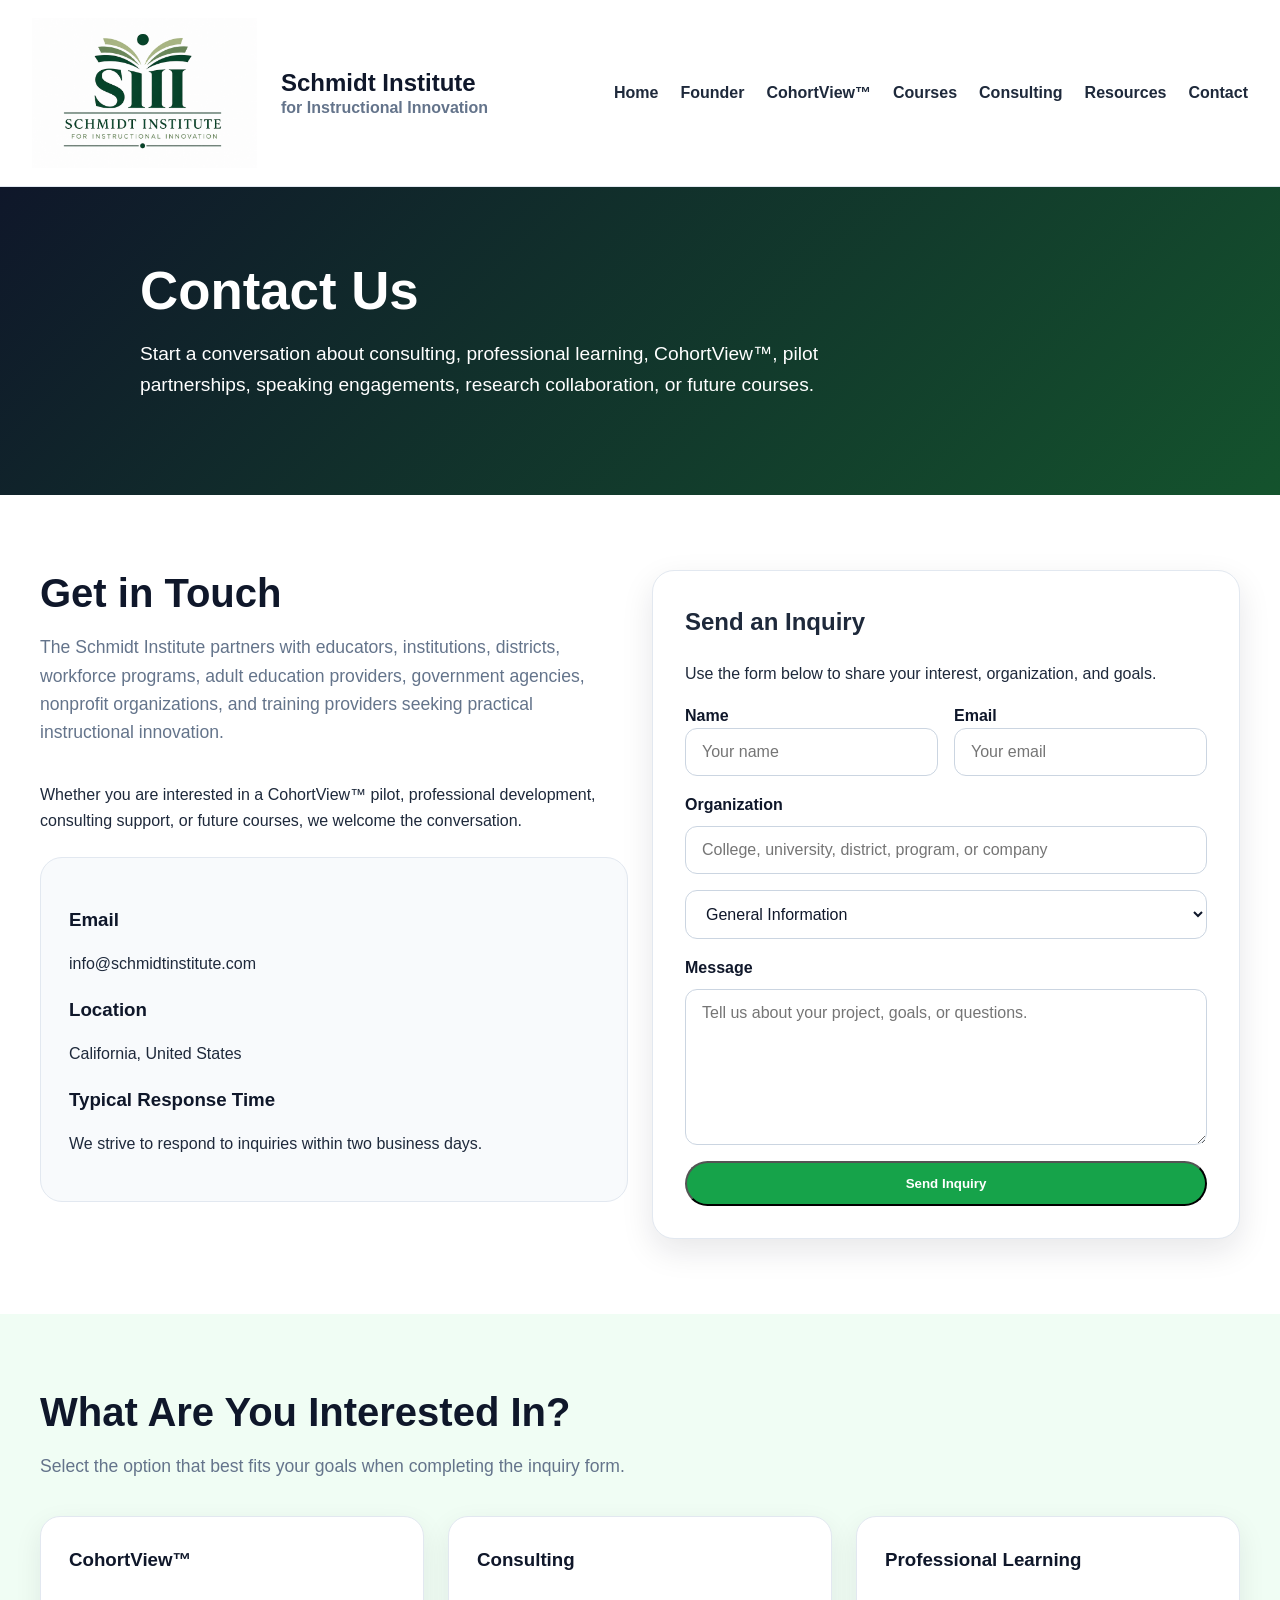
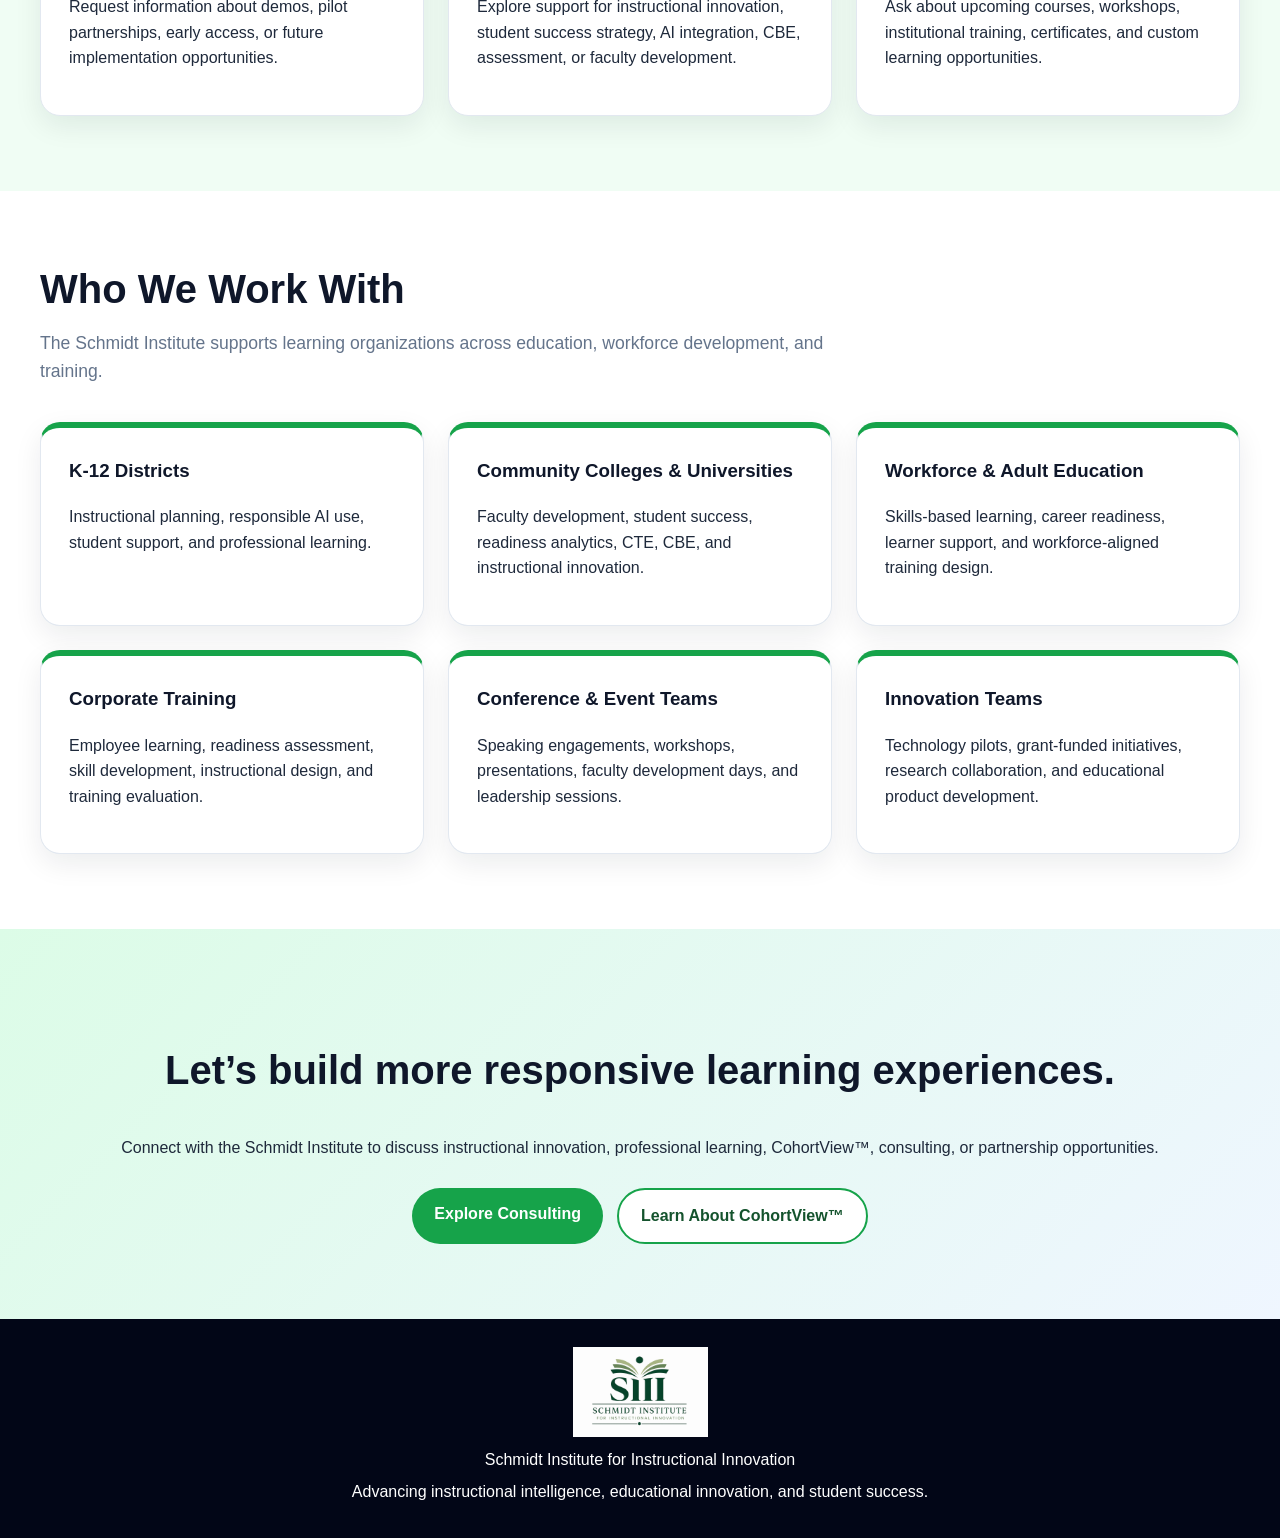
<file: contact.html>
<!DOCTYPE html>
<html lang="en">
<head>
<meta charset="UTF-8">
<meta name="viewport" content="width=device-width, initial-scale=1.0">
<title>Contact | Schmidt Institute for Instructional Innovation</title>
<link rel="stylesheet" href="style.css">

<style>
.contact-form-card {
  background: #ffffff;
  border: 1px solid #e2e8f0;
  border-radius: 22px;
  padding: 32px;
  box-shadow: 0 12px 32px rgba(15, 23, 42, 0.10);
}

.contact-form {
  display: grid;
  gap: 16px;
}

.contact-form label {
  font-weight: 800;
  color: #0f172a;
  margin-bottom: -8px;
}

.contact-form input,
.contact-form select,
.contact-form textarea {
  width: 100%;
  padding: 14px 16px;
  border: 1px solid #cbd5e1;
  border-radius: 12px;
  font-size: 1rem;
  font-family: Arial, Helvetica, sans-serif;
  background: #ffffff;
  color: #0f172a;
}

.contact-form input:focus,
.contact-form select:focus,
.contact-form textarea:focus {
  outline: none;
  border-color: #16a34a;
  box-shadow: 0 0 0 3px rgba(22, 163, 74, 0.15);
}

.form-row {
  display: grid;
  grid-template-columns: 1fr 1fr;
  gap: 16px;
}

.contact-info-box {
  background: #f8fafc;
  border: 1px solid #e2e8f0;
  border-radius: 22px;
  padding: 28px;
  margin-top: 24px;
}

.contact-info-box h3 {
  color: #0f172a;
  margin-bottom: 8px;
}

@media (max-width: 800px) {
  .form-row {
    grid-template-columns: 1fr;
  }
}
</style>
</head>

<body>

<header class="site-header">
<div class="navbar">

<a class="brand" href="index.html">
<img src="siii-logo-new.png" alt="SIII Logo">
<div class="brand-text">
Schmidt Institute
<small>for Instructional Innovation</small>
</div>
</a>

<nav class="nav-links">
<a href="index.html">Home</a>
<a href="founder.html">Founder</a>
<a href="cohortview.html">CohortView™</a>
<a href="courses.html">Courses</a>
<a href="consulting.html">Consulting</a>
<a href="resources.html">Resources</a>
<a href="contact.html">Contact</a>
</nav>

</div>
</header>

<section class="page-title">
<div class="container">

<h1>Contact Us</h1>

<p>
Start a conversation about consulting, professional learning, CohortView™, pilot partnerships, speaking engagements, research collaboration, or future courses.
</p>

</div>
</section>

<section class="section section-white">
<div class="container">

<div class="grid-2">

<div>

<div class="section-heading">
<h2>Get in Touch</h2>
<p>
The Schmidt Institute partners with educators, institutions, districts, workforce programs, adult education providers, government agencies, nonprofit organizations, and training providers seeking practical instructional innovation.
</p>
</div>

<p>
Whether you are interested in a CohortView™ pilot, professional development, consulting support, or future courses, we welcome the conversation.
</p>

<div class="contact-info-box">
<h3>Email</h3>
<p>info@schmidtinstitute.com</p>

<h3>Location</h3>
<p>California, United States</p>

<h3>Typical Response Time</h3>
<p>We strive to respond to inquiries within two business days.</p>
</div>

</div>

<div class="contact-form-card">

<h2 style="margin-top:0;">Send an Inquiry</h2>
<p>
Use the form below to share your interest, organization, and goals.
</p>

<form class="contact-form" action="https://formspree.io/f/mdavpdog" method="POST">

<div class="form-row">
<div>
<label>Name</label>
<input type="text" name="name" placeholder="Your name" required>
</div>

<div>
<label>Email</label>
<input type="email" name="email" placeholder="Your email" required>
</div>
</div>

<label>Organization</label>
<input type="text" name="organization" placeholder="College, university, district, program, or company">

<select name="inquiry_type" id="inquiry_type" required>
<option value="General Information">General Information</option>
<option value="Schedule a Consultation">Schedule a Consultation</option>
<option value="CohortView™ Demo Request">CohortView™ Demo Request</option>
<option value="CohortView™ Pilot Partner">CohortView™ Pilot Partner</option>
<option value="CohortView™ Early Access Interest">CohortView™ Early Access Interest</option>
<option value="Request Institutional Training">Request Institutional Training</option>
<option value="Request a Workshop">Request a Workshop</option>
<option value="Professional Development">Professional Development</option>
<option value="Course Updates">Course Updates</option>
<option value="Resource Updates">Resource Updates</option>
<option value="Speaking Engagement">Speaking Engagement</option>
<option value="Research Collaboration">Research Collaboration</option>
</select>

<label>Message</label>
<textarea name="message" rows="7" placeholder="Tell us about your project, goals, or questions." required></textarea>

<input type="hidden" name="_subject" value="New Schmidt Institute Website Inquiry">

<button type="submit" class="button button-primary">
Send Inquiry
</button>

</form>

</div>

</div>

</div>
</section>

<section class="section section-green">
<div class="container">

<div class="section-heading">
<h2>What Are You Interested In?</h2>
<p>
Select the option that best fits your goals when completing the inquiry form.
</p>
</div>

<div class="grid-3">

<div class="card">
<h3>CohortView™</h3>
<p>
Request information about demos, pilot partnerships, early access, or future implementation opportunities.
</p>
</div>

<div class="card">
<h3>Consulting</h3>
<p>
Explore support for instructional innovation, student success strategy, AI integration, CBE, assessment, or faculty development.
</p>
</div>

<div class="card">
<h3>Professional Learning</h3>
<p>
Ask about upcoming courses, workshops, institutional training, certificates, and custom learning opportunities.
</p>
</div>

</div>

</div>
</section>

<section class="section section-white">
<div class="container">

<div class="section-heading">
<h2>Who We Work With</h2>
<p>
The Schmidt Institute supports learning organizations across education, workforce development, and training.
</p>
</div>

<div class="grid-3">

<div class="card card-accent">
<h3>K-12 Districts</h3>
<p>Instructional planning, responsible AI use, student support, and professional learning.</p>
</div>

<div class="card card-accent">
<h3>Community Colleges & Universities</h3>
<p>Faculty development, student success, readiness analytics, CTE, CBE, and instructional innovation.</p>
</div>

<div class="card card-accent">
<h3>Workforce & Adult Education</h3>
<p>Skills-based learning, career readiness, learner support, and workforce-aligned training design.</p>
</div>

<div class="card card-accent">
<h3>Corporate Training</h3>
<p>Employee learning, readiness assessment, skill development, instructional design, and training evaluation.</p>
</div>

<div class="card card-accent">
<h3>Conference & Event Teams</h3>
<p>Speaking engagements, workshops, presentations, faculty development days, and leadership sessions.</p>
</div>

<div class="card card-accent">
<h3>Innovation Teams</h3>
<p>Technology pilots, grant-funded initiatives, research collaboration, and educational product development.</p>
</div>

</div>

</div>
</section>

<section class="section cta">
<div class="container">

<h2>Let’s build more responsive learning experiences.</h2>

<p>
Connect with the Schmidt Institute to discuss instructional innovation, professional learning, CohortView™, consulting, or partnership opportunities.
</p>

<div class="button-row" style="justify-content:center;">
<a href="consulting.html" class="button button-primary">Explore Consulting</a>
<a href="cohortview.html" class="button button-outline">Learn About CohortView™</a>
</div>

</div>
</section>

<footer class="footer compact-footer">
<img src="siii-logo-new.png" alt="SIII Logo">
<p>Schmidt Institute for Instructional Innovation</p>
<p>Advancing instructional intelligence, educational innovation, and student success.</p>
</footer>
<script>
const params = new URLSearchParams(window.location.search);
const interest = params.get("interest");
const inquiryType = document.getElementById("inquiry_type");

const interestMap = {
  "consultation": "Schedule a Consultation",
  "demo": "CohortView™ Demo Request",
  "pilot": "CohortView™ Pilot Partner",
  "early-access": "CohortView™ Early Access Interest",
  "institutional-training": "Request Institutional Training",
  "workshop": "Request a Workshop",
  "professional-learning": "Professional Development",
  "course-updates": "Course Updates",
  "resource-updates": "Resource Updates",
  "speaking": "Speaking Engagement",
  "research": "Research Collaboration"
};

if (interest && interestMap[interest]) {
  inquiryType.value = interestMap[interest];
}
</script>
</body>
</html>
</file>
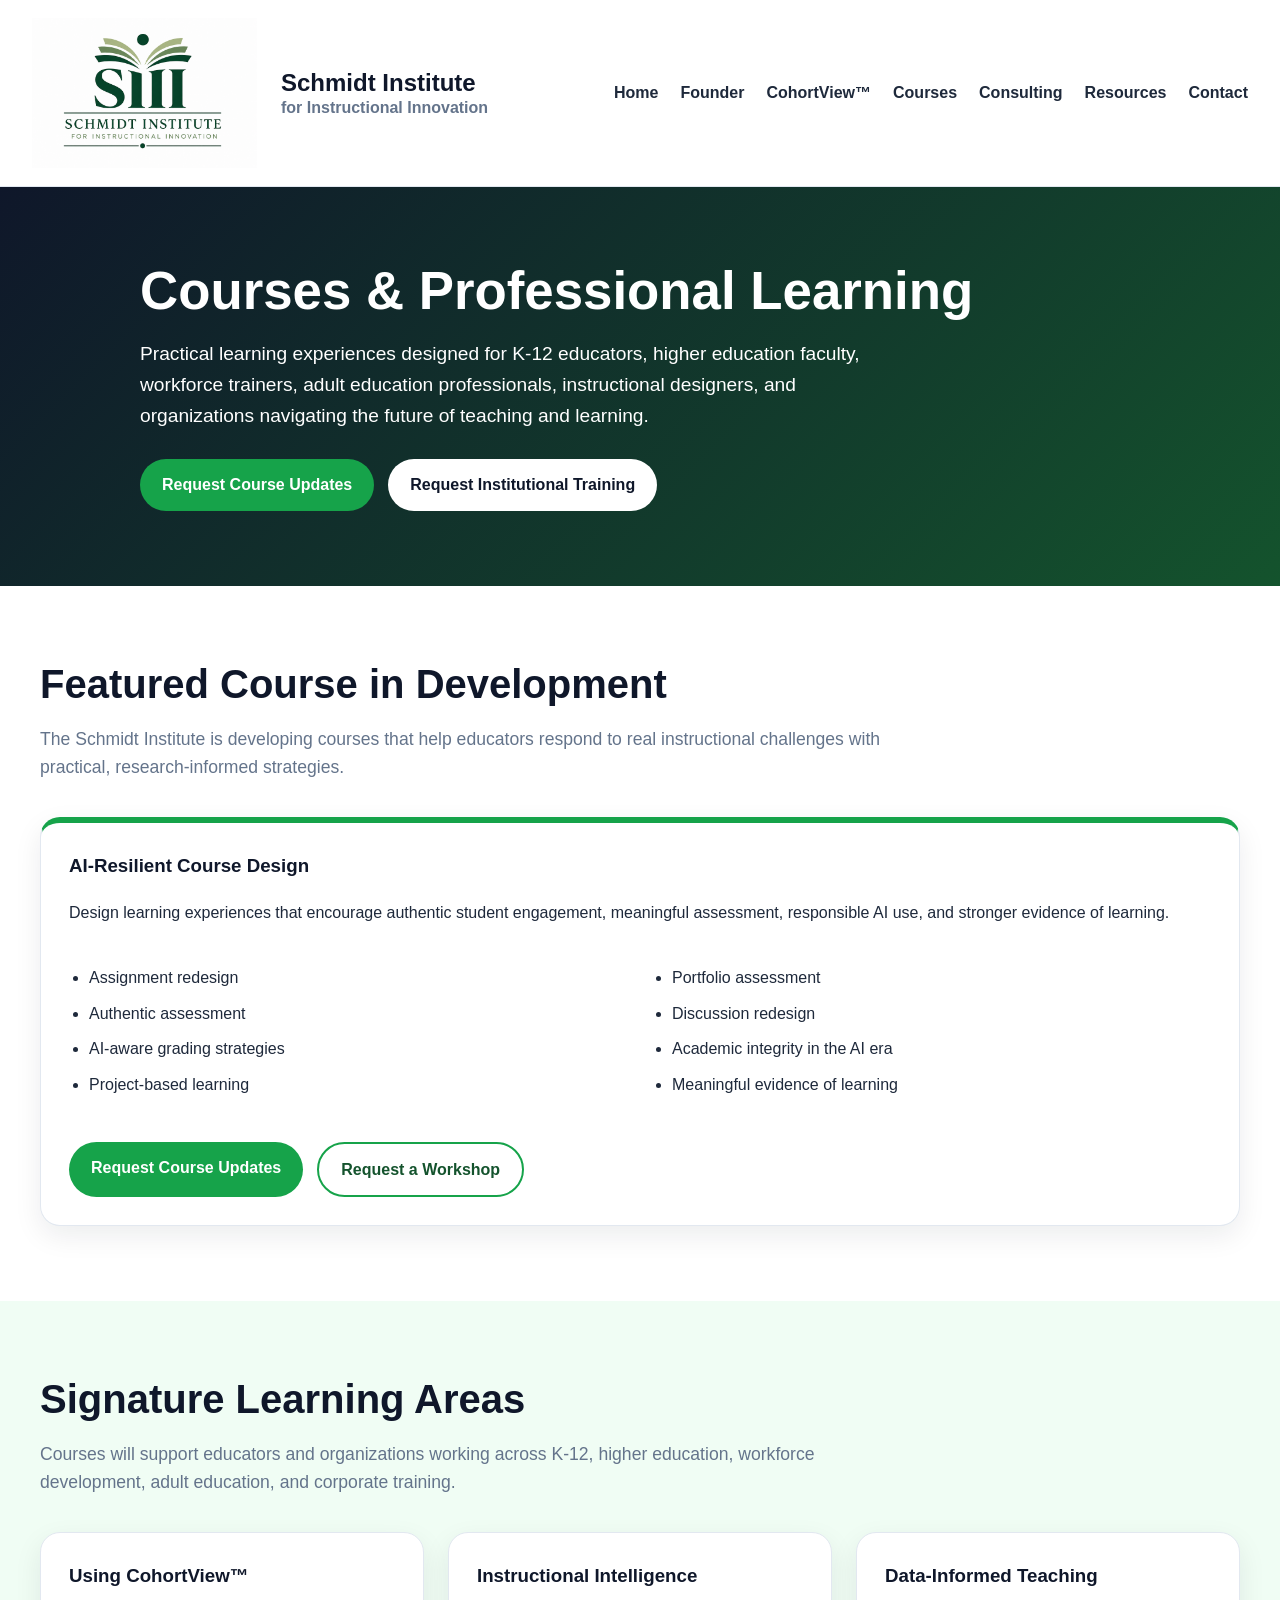
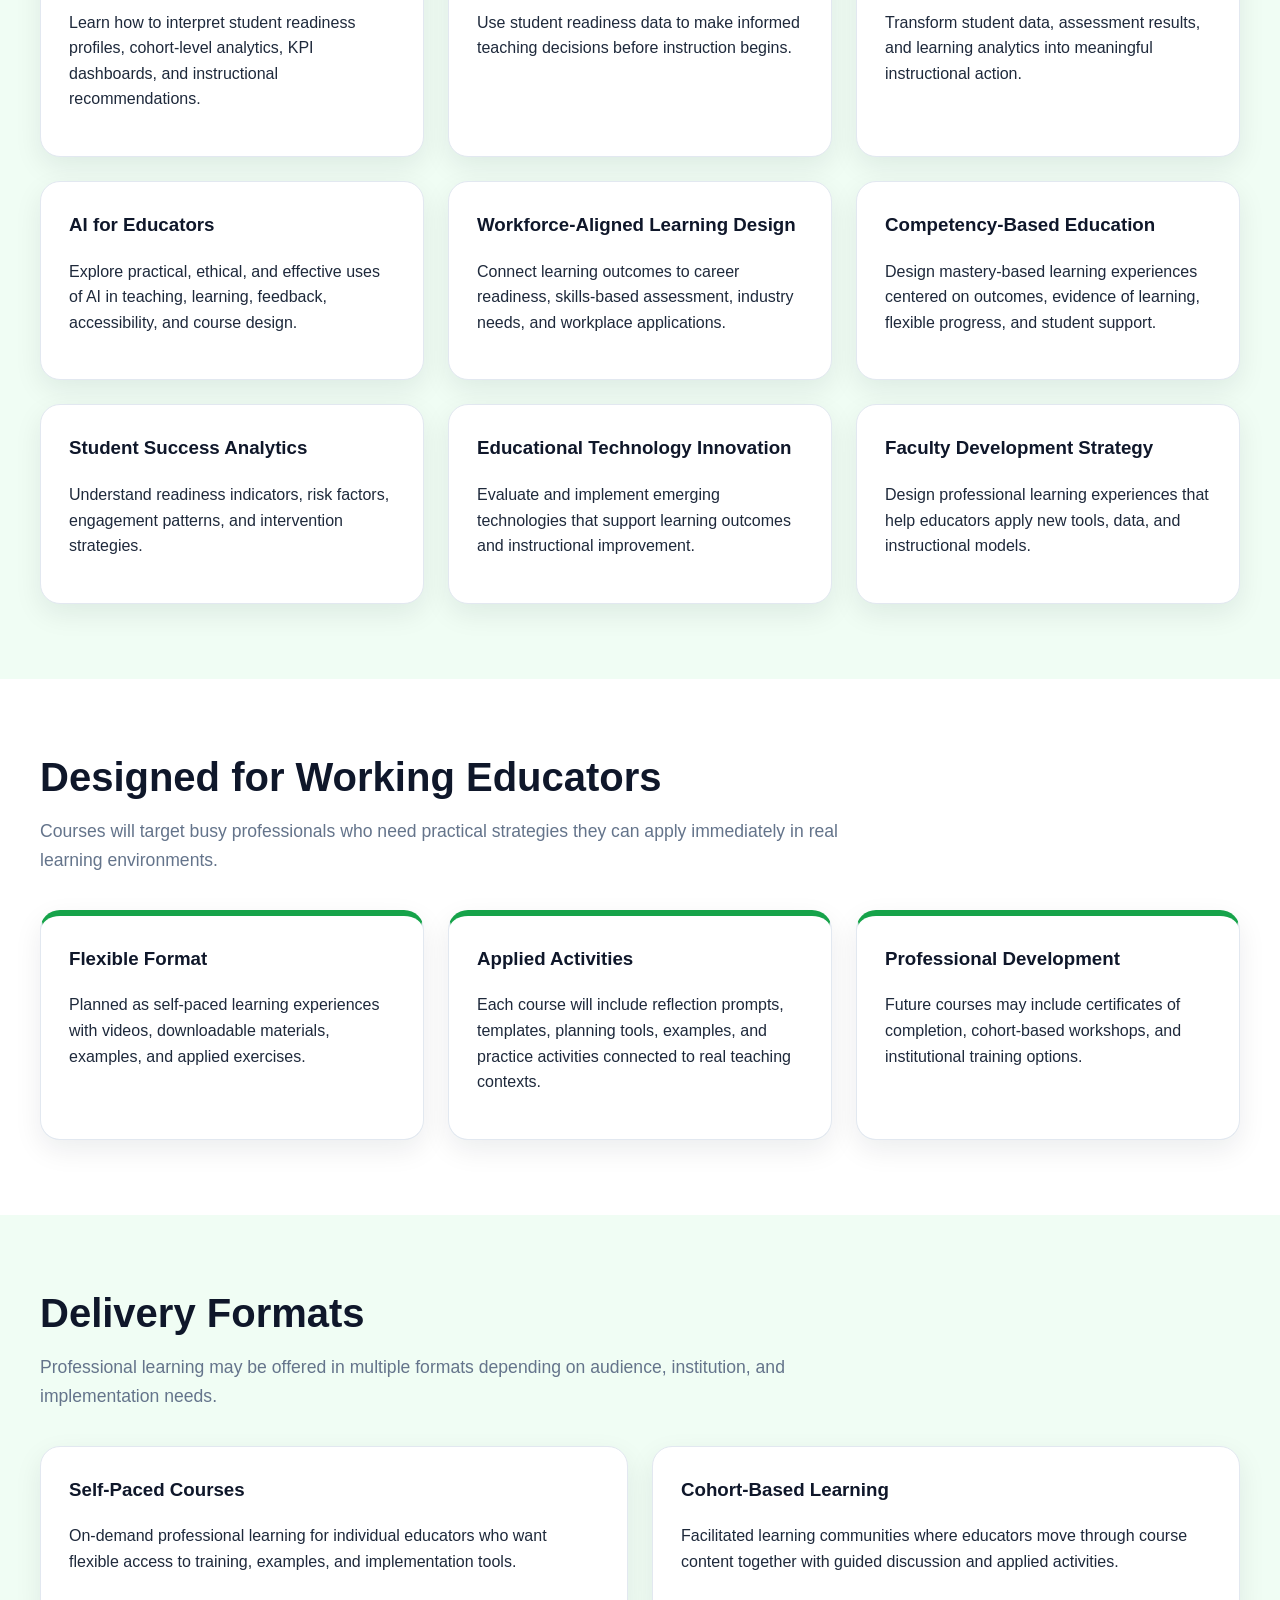
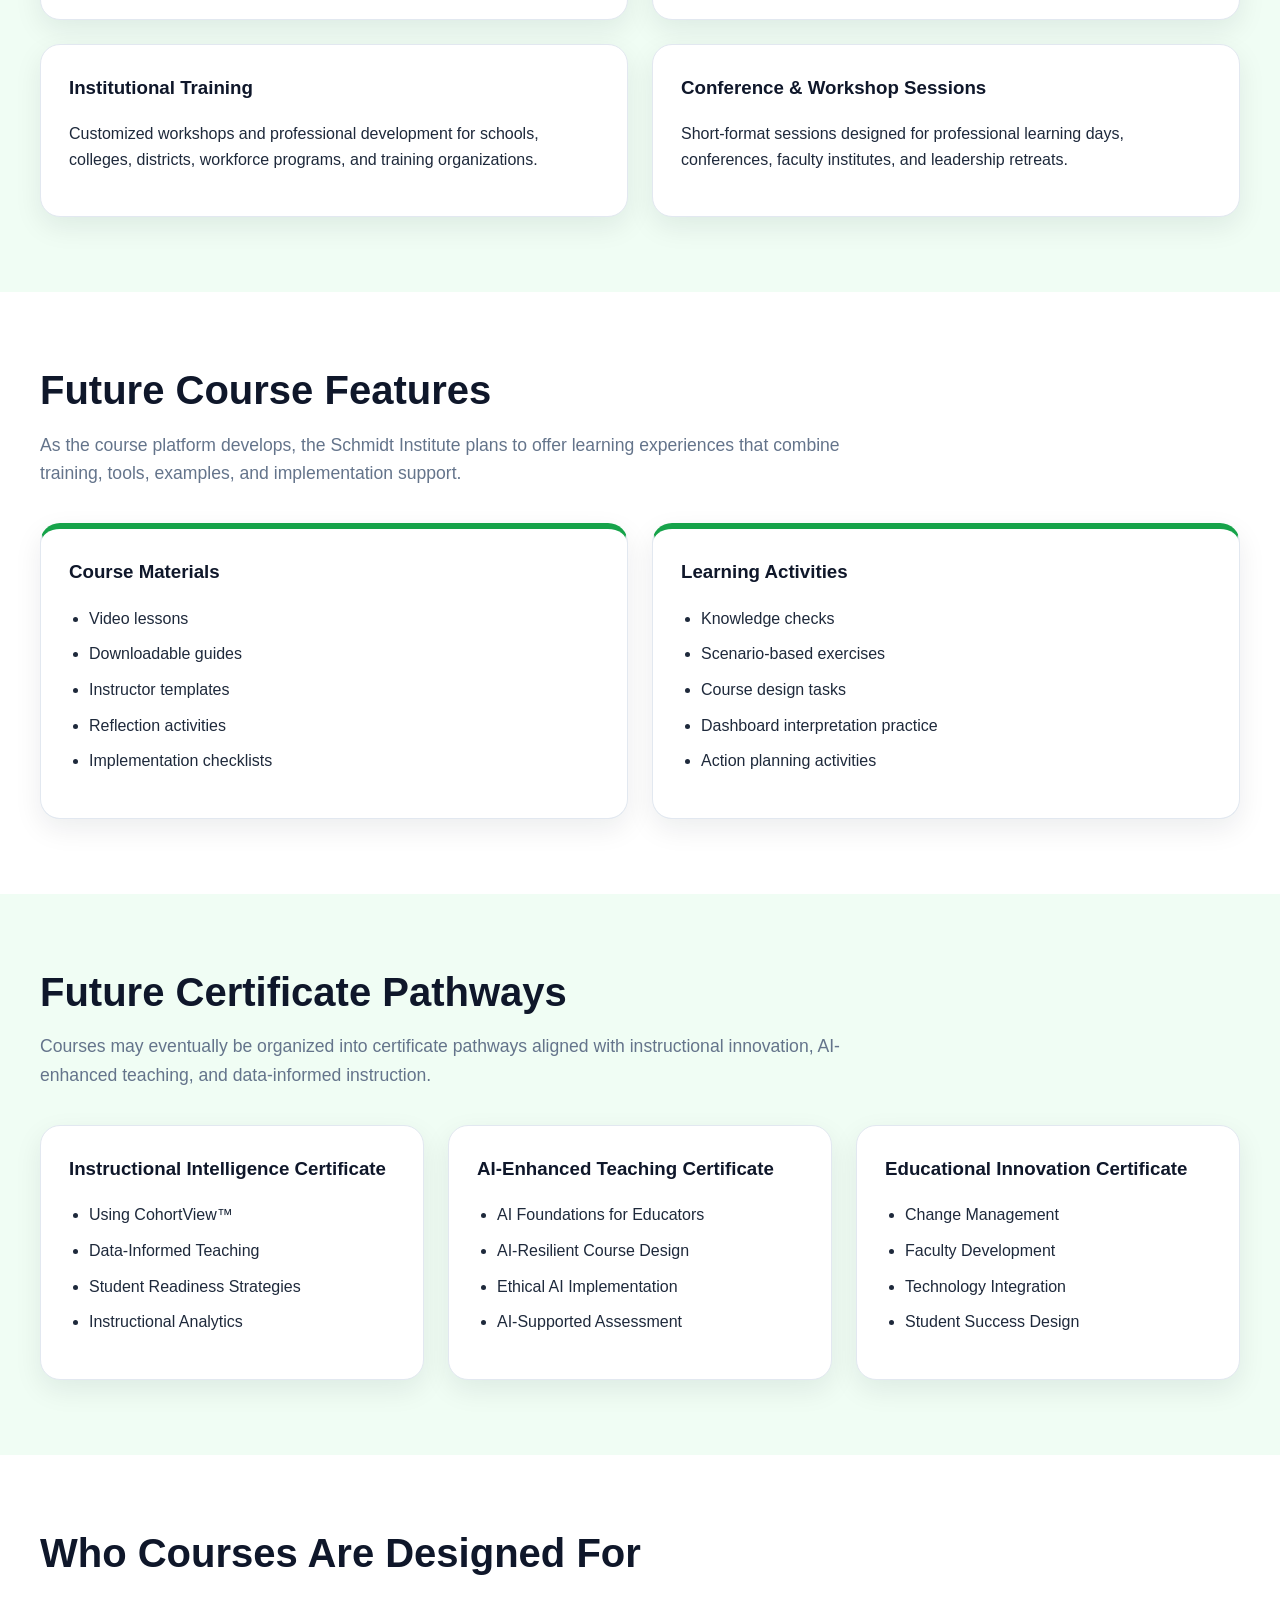
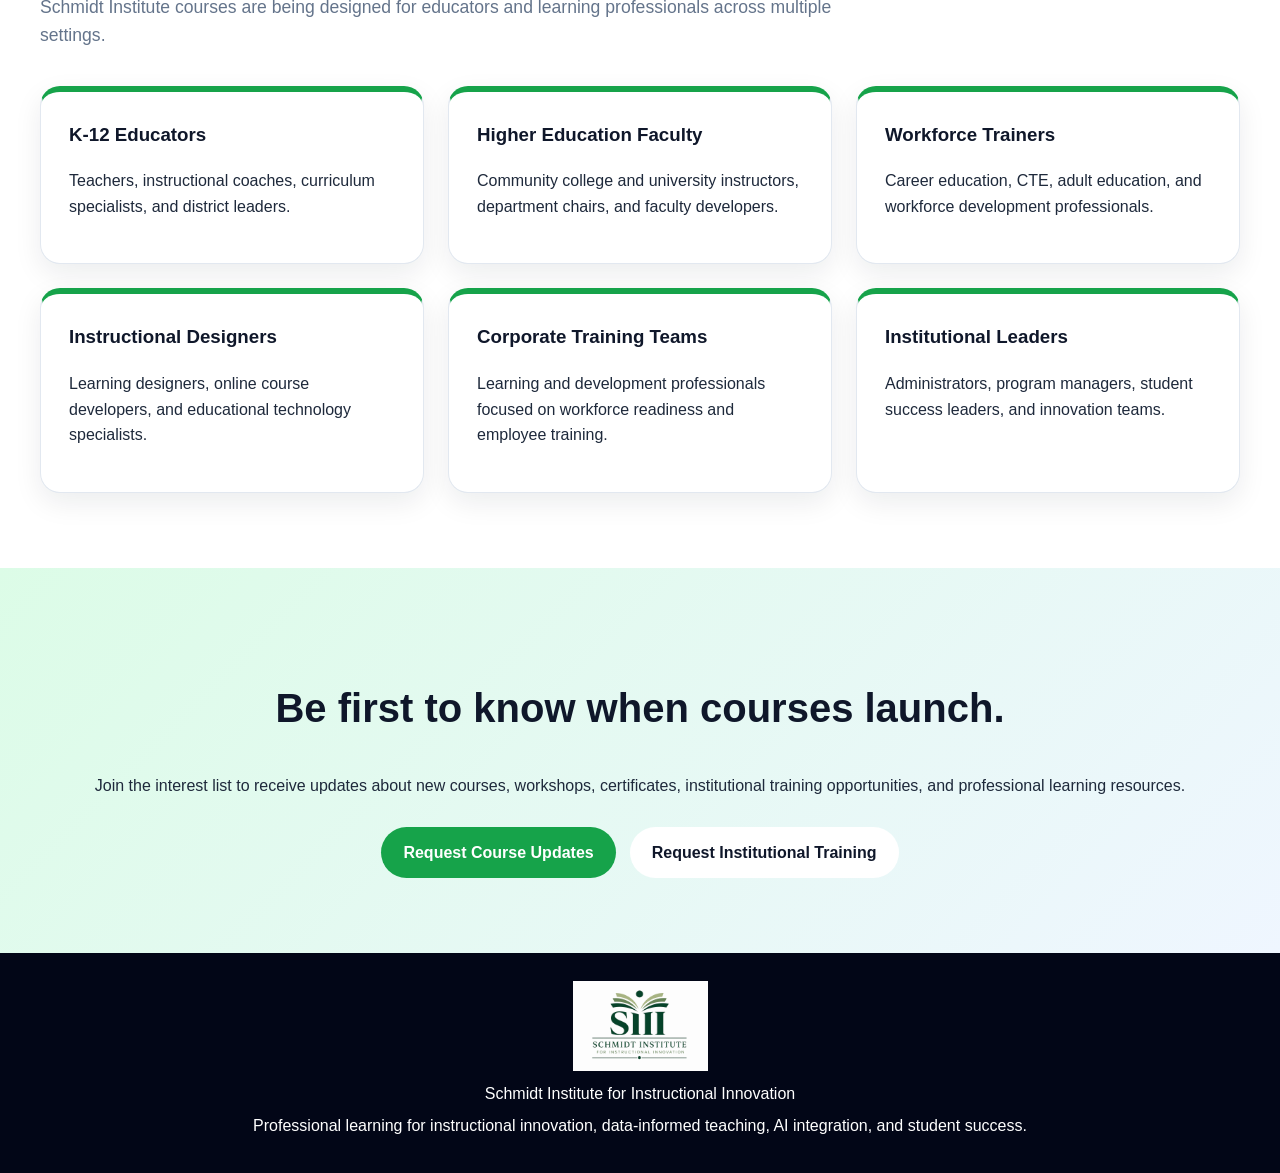
<file: courses.html>
<!DOCTYPE html>
<html lang="en">
<head>
<meta charset="UTF-8">
<meta name="viewport" content="width=device-width, initial-scale=1.0">
<title>Courses | Schmidt Institute for Instructional Innovation</title>
<link rel="stylesheet" href="style.css">
</head>

<body>

<header class="site-header">
<div class="navbar">

<a class="brand" href="index.html">
<img src="siii-logo-new.png" alt="SIII Logo">
<div class="brand-text">
Schmidt Institute
<small>for Instructional Innovation</small>
</div>
</a>

<nav class="nav-links">
<a href="index.html">Home</a>
<a href="founder.html">Founder</a>
<a href="cohortview.html">CohortView™</a>
<a href="courses.html">Courses</a>
<a href="consulting.html">Consulting</a>
<a href="resources.html">Resources</a>
<a href="contact.html">Contact</a>
</nav>

</div>
</header>

<section class="page-title">
<div class="container">

<h1>Courses & Professional Learning</h1>

<p>
Practical learning experiences designed for K-12 educators, higher education faculty, workforce trainers, adult education professionals, instructional designers, and organizations navigating the future of teaching and learning.
</p>

<div class="button-row">
<a href="contact.html?interest=course-updates" class="button button-primary">Request Course Updates</a>
<a href="contact.html?interest=institutional-training" class="button button-secondary">
Request Institutional Training
</a>
</div>

</div>
</section>

<section class="section section-white">
<div class="container">

<div class="section-heading">
<h2>Featured Course in Development</h2>
<p>
The Schmidt Institute is developing courses that help educators respond to real instructional challenges with practical, research-informed strategies.
</p>
</div>

<div class="card card-accent">
<h3>AI-Resilient Course Design</h3>
<p>
Design learning experiences that encourage authentic student engagement, meaningful assessment, responsible AI use, and stronger evidence of learning.
</p>

<div class="grid-2" style="margin-top:24px;">
<div>
<ul class="list">
<li>Assignment redesign</li>
<li>Authentic assessment</li>
<li>AI-aware grading strategies</li>
<li>Project-based learning</li>
</ul>
</div>

<div>
<ul class="list">
<li>Portfolio assessment</li>
<li>Discussion redesign</li>
<li>Academic integrity in the AI era</li>
<li>Meaningful evidence of learning</li>
</ul>
</div>
</div>

<div class="button-row">
<a href="contact.html?interest=course-updates" class="button button-primary">Request Course Updates</a>
<a href="contact.html?interest=workshop" class="button button-outline">
Request a Workshop
</a>
</div>
</div>

</div>
</section>

<section class="section section-green">
<div class="container">

<div class="section-heading">
<h2>Signature Learning Areas</h2>
<p>
Courses will support educators and organizations working across K-12, higher education, workforce development, adult education, and corporate training.
</p>
</div>

<div class="grid-3">

<div class="card">
<h3>Using CohortView™</h3>
<p>
Learn how to interpret student readiness profiles, cohort-level analytics, KPI dashboards, and instructional recommendations.
</p>
</div>

<div class="card">
<h3>Instructional Intelligence</h3>
<p>
Use student readiness data to make informed teaching decisions before instruction begins.
</p>
</div>

<div class="card">
<h3>Data-Informed Teaching</h3>
<p>
Transform student data, assessment results, and learning analytics into meaningful instructional action.
</p>
</div>

<div class="card">
<h3>AI for Educators</h3>
<p>
Explore practical, ethical, and effective uses of AI in teaching, learning, feedback, accessibility, and course design.
</p>
</div>

<div class="card">
<h3>Workforce-Aligned Learning Design</h3>
<p>
Connect learning outcomes to career readiness, skills-based assessment, industry needs, and workplace applications.
</p>
</div>

<div class="card">
<h3>Competency-Based Education</h3>
<p>
Design mastery-based learning experiences centered on outcomes, evidence of learning, flexible progress, and student support.
</p>
</div>

<div class="card">
<h3>Student Success Analytics</h3>
<p>
Understand readiness indicators, risk factors, engagement patterns, and intervention strategies.
</p>
</div>

<div class="card">
<h3>Educational Technology Innovation</h3>
<p>
Evaluate and implement emerging technologies that support learning outcomes and instructional improvement.
</p>
</div>

<div class="card">
<h3>Faculty Development Strategy</h3>
<p>
Design professional learning experiences that help educators apply new tools, data, and instructional models.
</p>
</div>

</div>

</div>
</section>

<section class="section section-white">
<div class="container">

<div class="section-heading">
<h2>Designed for Working Educators</h2>
<p>
Courses will target busy professionals who need practical strategies they can apply immediately in real learning environments.
</p>
</div>

<div class="grid-3">

<div class="card card-accent">
<h3>Flexible Format</h3>
<p>
Planned as self-paced learning experiences with videos, downloadable materials, examples, and applied exercises.
</p>
</div>

<div class="card card-accent">
<h3>Applied Activities</h3>
<p>
Each course will include reflection prompts, templates, planning tools, examples, and practice activities connected to real teaching contexts.
</p>
</div>

<div class="card card-accent">
<h3>Professional Development</h3>
<p>
Future courses may include certificates of completion, cohort-based workshops, and institutional training options.
</p>
</div>

</div>

</div>
</section>

<section class="section section-green">
<div class="container">

<div class="section-heading">
<h2>Delivery Formats</h2>
<p>
Professional learning may be offered in multiple formats depending on audience, institution, and implementation needs.
</p>
</div>

<div class="grid-2">

<div class="card">
<h3>Self-Paced Courses</h3>
<p>
On-demand professional learning for individual educators who want flexible access to training, examples, and implementation tools.
</p>
</div>

<div class="card">
<h3>Cohort-Based Learning</h3>
<p>
Facilitated learning communities where educators move through course content together with guided discussion and applied activities.
</p>
</div>

<div class="card">
<h3>Institutional Training</h3>
<p>
Customized workshops and professional development for schools, colleges, districts, workforce programs, and training organizations.
</p>
</div>

<div class="card">
<h3>Conference & Workshop Sessions</h3>
<p>
Short-format sessions designed for professional learning days, conferences, faculty institutes, and leadership retreats.
</p>
</div>

</div>

</div>
</section>

<section class="section section-white">
<div class="container">

<div class="section-heading">
<h2>Future Course Features</h2>
<p>
As the course platform develops, the Schmidt Institute plans to offer learning experiences that combine training, tools, examples, and implementation support.
</p>
</div>

<div class="grid-2">

<div class="card card-accent">
<h3>Course Materials</h3>
<ul class="list">
<li>Video lessons</li>
<li>Downloadable guides</li>
<li>Instructor templates</li>
<li>Reflection activities</li>
<li>Implementation checklists</li>
</ul>
</div>

<div class="card card-accent">
<h3>Learning Activities</h3>
<ul class="list">
<li>Knowledge checks</li>
<li>Scenario-based exercises</li>
<li>Course design tasks</li>
<li>Dashboard interpretation practice</li>
<li>Action planning activities</li>
</ul>
</div>

</div>

</div>
</section>

<section class="section section-green">
<div class="container">

<div class="section-heading">
<h2>Future Certificate Pathways</h2>
<p>
Courses may eventually be organized into certificate pathways aligned with instructional innovation, AI-enhanced teaching, and data-informed instruction.
</p>
</div>

<div class="grid-3">

<div class="card">
<h3>Instructional Intelligence Certificate</h3>
<ul class="list">
<li>Using CohortView™</li>
<li>Data-Informed Teaching</li>
<li>Student Readiness Strategies</li>
<li>Instructional Analytics</li>
</ul>
</div>

<div class="card">
<h3>AI-Enhanced Teaching Certificate</h3>
<ul class="list">
<li>AI Foundations for Educators</li>
<li>AI-Resilient Course Design</li>
<li>Ethical AI Implementation</li>
<li>AI-Supported Assessment</li>
</ul>
</div>

<div class="card">
<h3>Educational Innovation Certificate</h3>
<ul class="list">
<li>Change Management</li>
<li>Faculty Development</li>
<li>Technology Integration</li>
<li>Student Success Design</li>
</ul>
</div>

</div>

</div>
</section>

<section class="section section-white">
<div class="container">

<div class="section-heading">
<h2>Who Courses Are Designed For</h2>
<p>
Schmidt Institute courses are being designed for educators and learning professionals across multiple settings.
</p>
</div>

<div class="grid-3">

<div class="card card-accent">
<h3>K-12 Educators</h3>
<p>Teachers, instructional coaches, curriculum specialists, and district leaders.</p>
</div>

<div class="card card-accent">
<h3>Higher Education Faculty</h3>
<p>Community college and university instructors, department chairs, and faculty developers.</p>
</div>

<div class="card card-accent">
<h3>Workforce Trainers</h3>
<p>Career education, CTE, adult education, and workforce development professionals.</p>
</div>

<div class="card card-accent">
<h3>Instructional Designers</h3>
<p>Learning designers, online course developers, and educational technology specialists.</p>
</div>

<div class="card card-accent">
<h3>Corporate Training Teams</h3>
<p>Learning and development professionals focused on workforce readiness and employee training.</p>
</div>

<div class="card card-accent">
<h3>Institutional Leaders</h3>
<p>Administrators, program managers, student success leaders, and innovation teams.</p>
</div>

</div>

</div>
</section>

<section class="section cta">
<div class="container">

<h2>Be first to know when courses launch.</h2>

<p>
Join the interest list to receive updates about new courses, workshops, certificates, institutional training opportunities, and professional learning resources.
</p>

<div class="button-row" style="justify-content:center;">
<a href="contact.html?interest=course-updates" class="button button-primary">Request Course Updates</a>
<a href="contact.html?interest=institutional-training" class="button button-secondary">
Request Institutional Training
</a>
</div>

</div>
</section>

<footer class="footer compact-footer">
<img src="siii-logo-new.png" alt="SIII Logo">
<p>Schmidt Institute for Instructional Innovation</p>
<p>Professional learning for instructional innovation, data-informed teaching, AI integration, and student success.</p>
</footer>

</body>
</html>
</file>
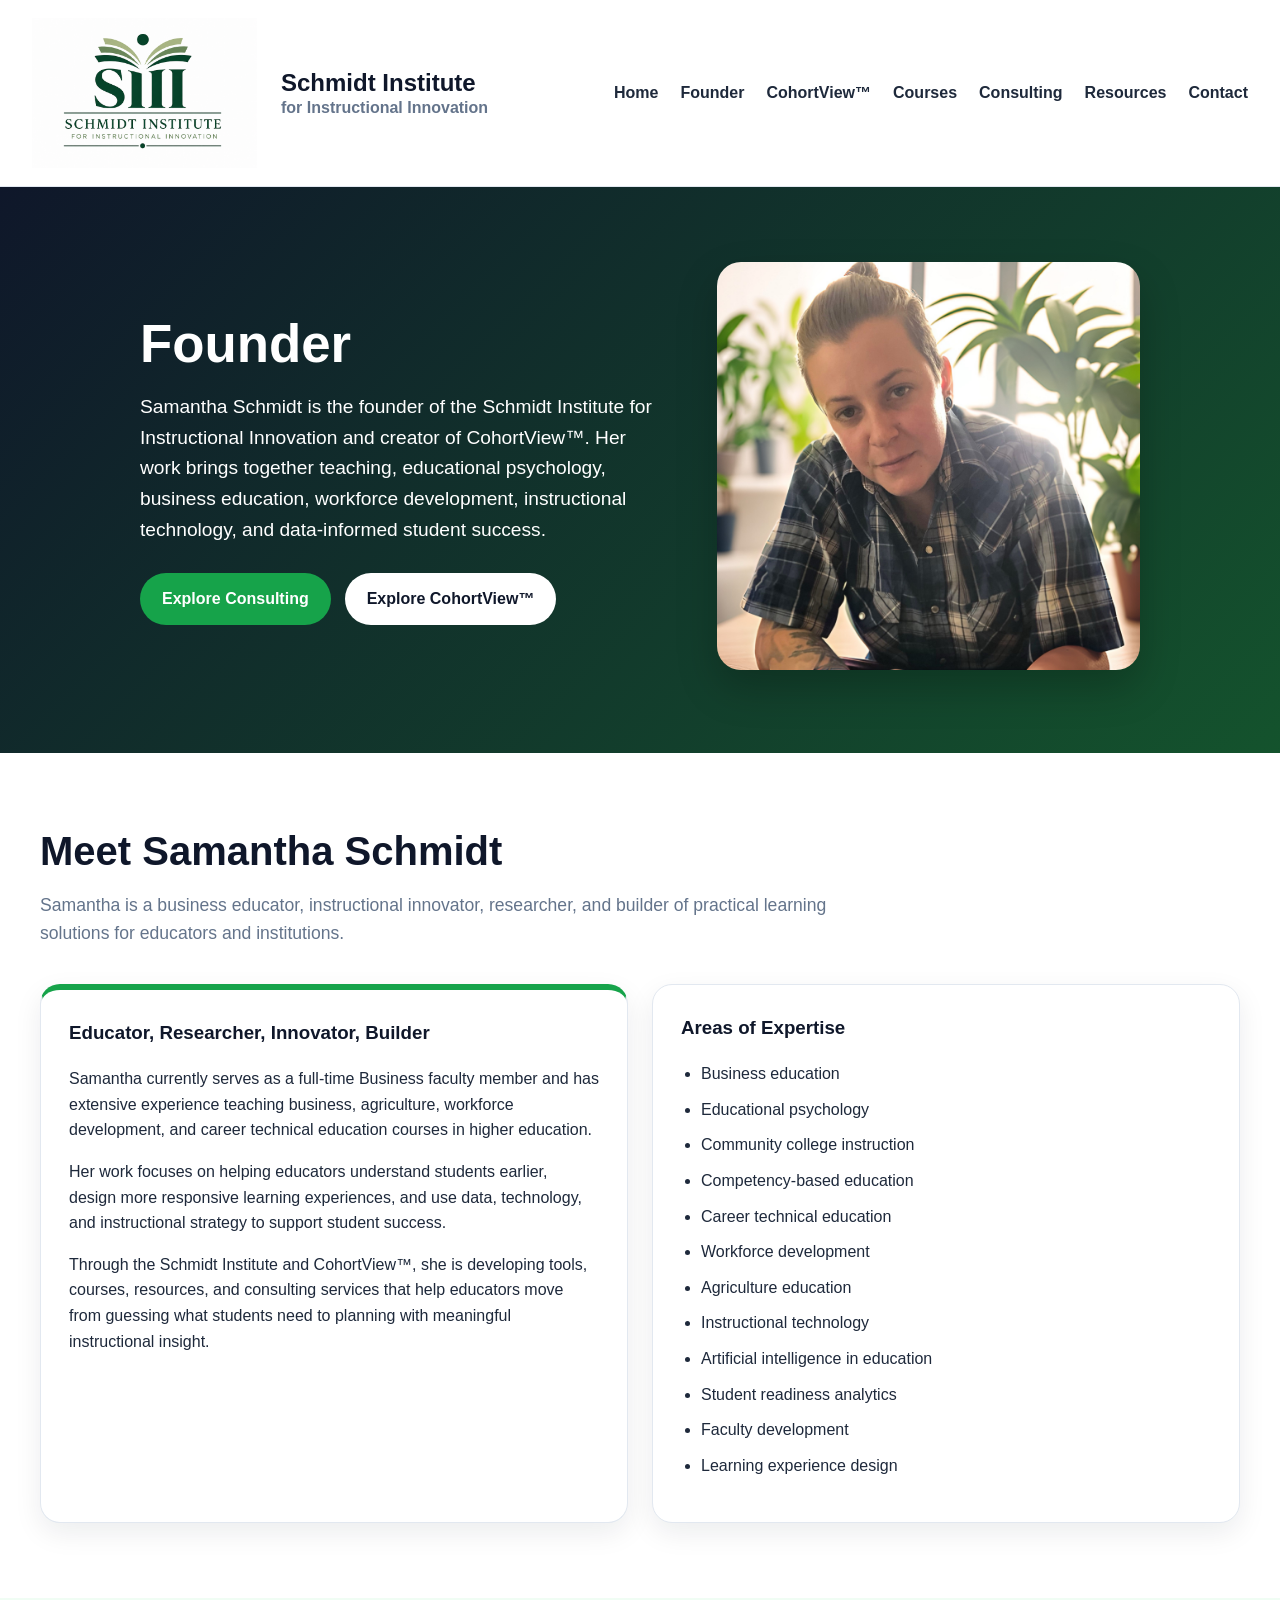
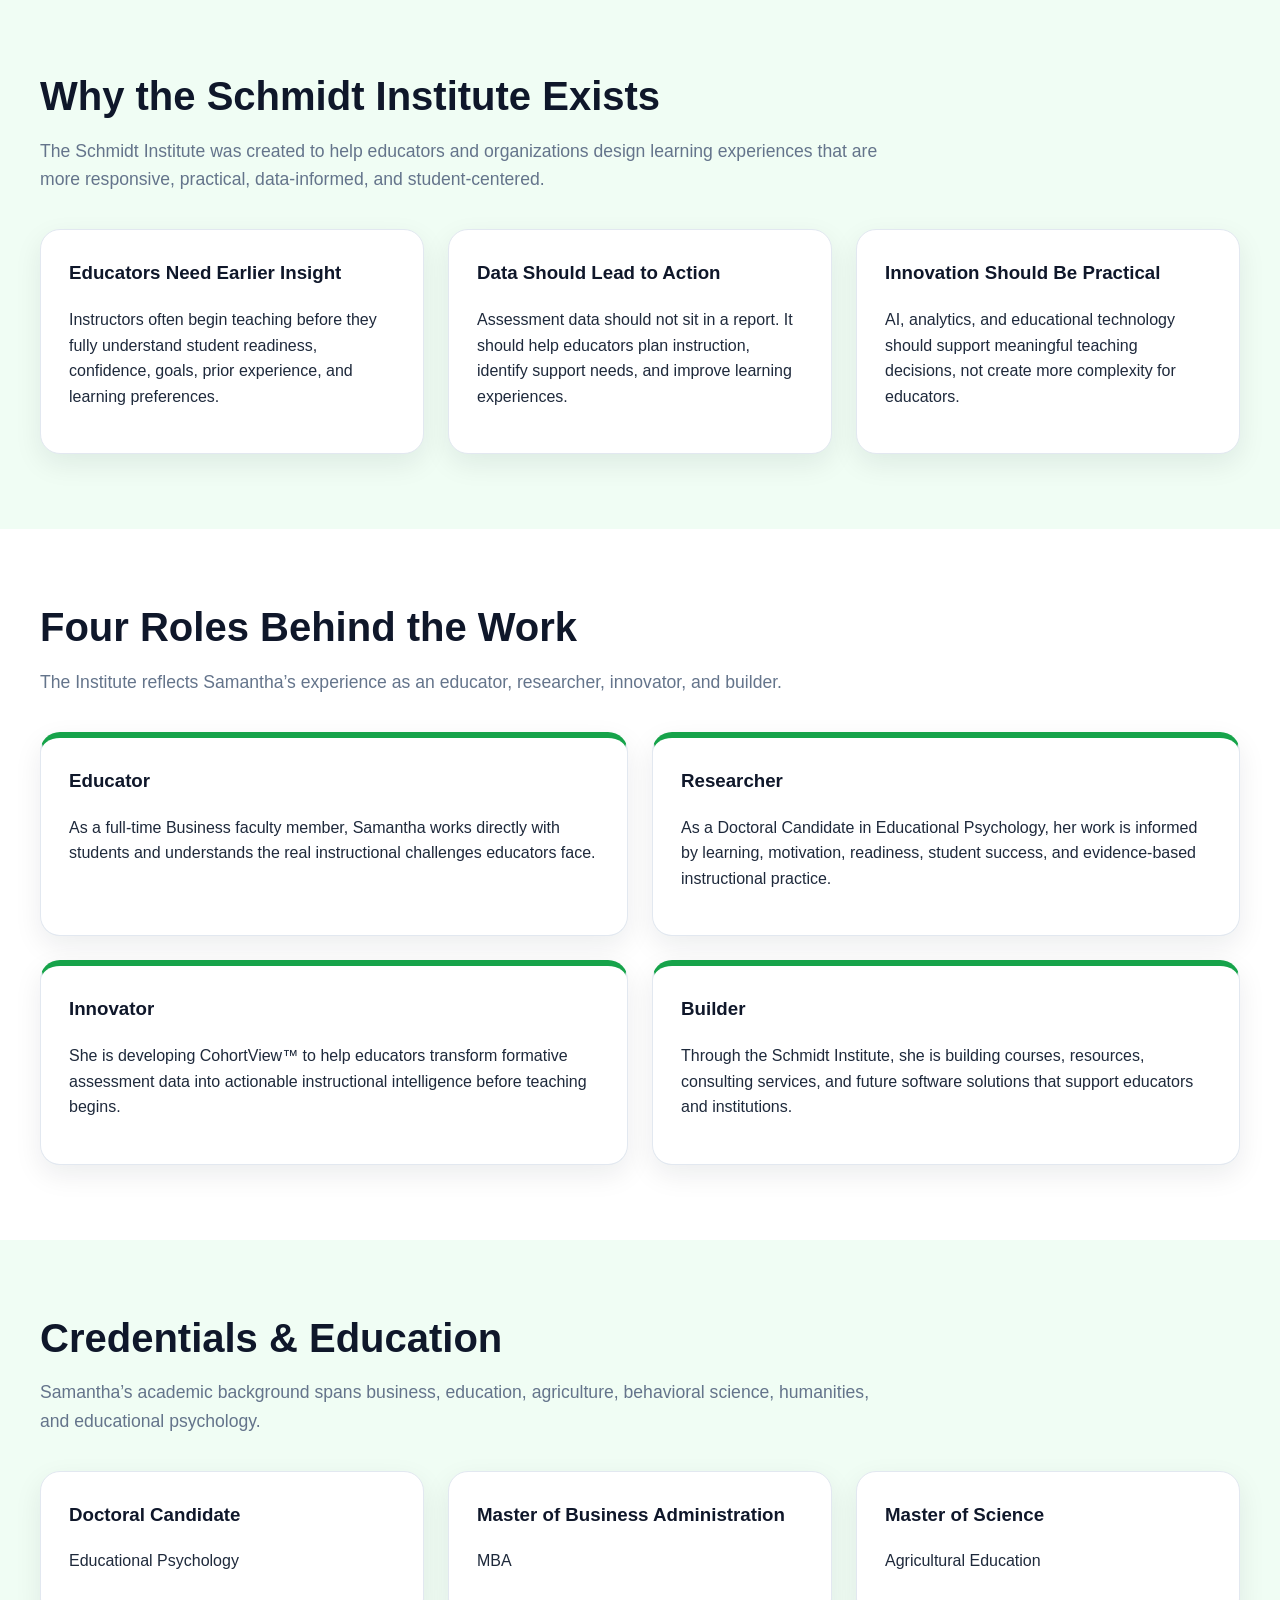
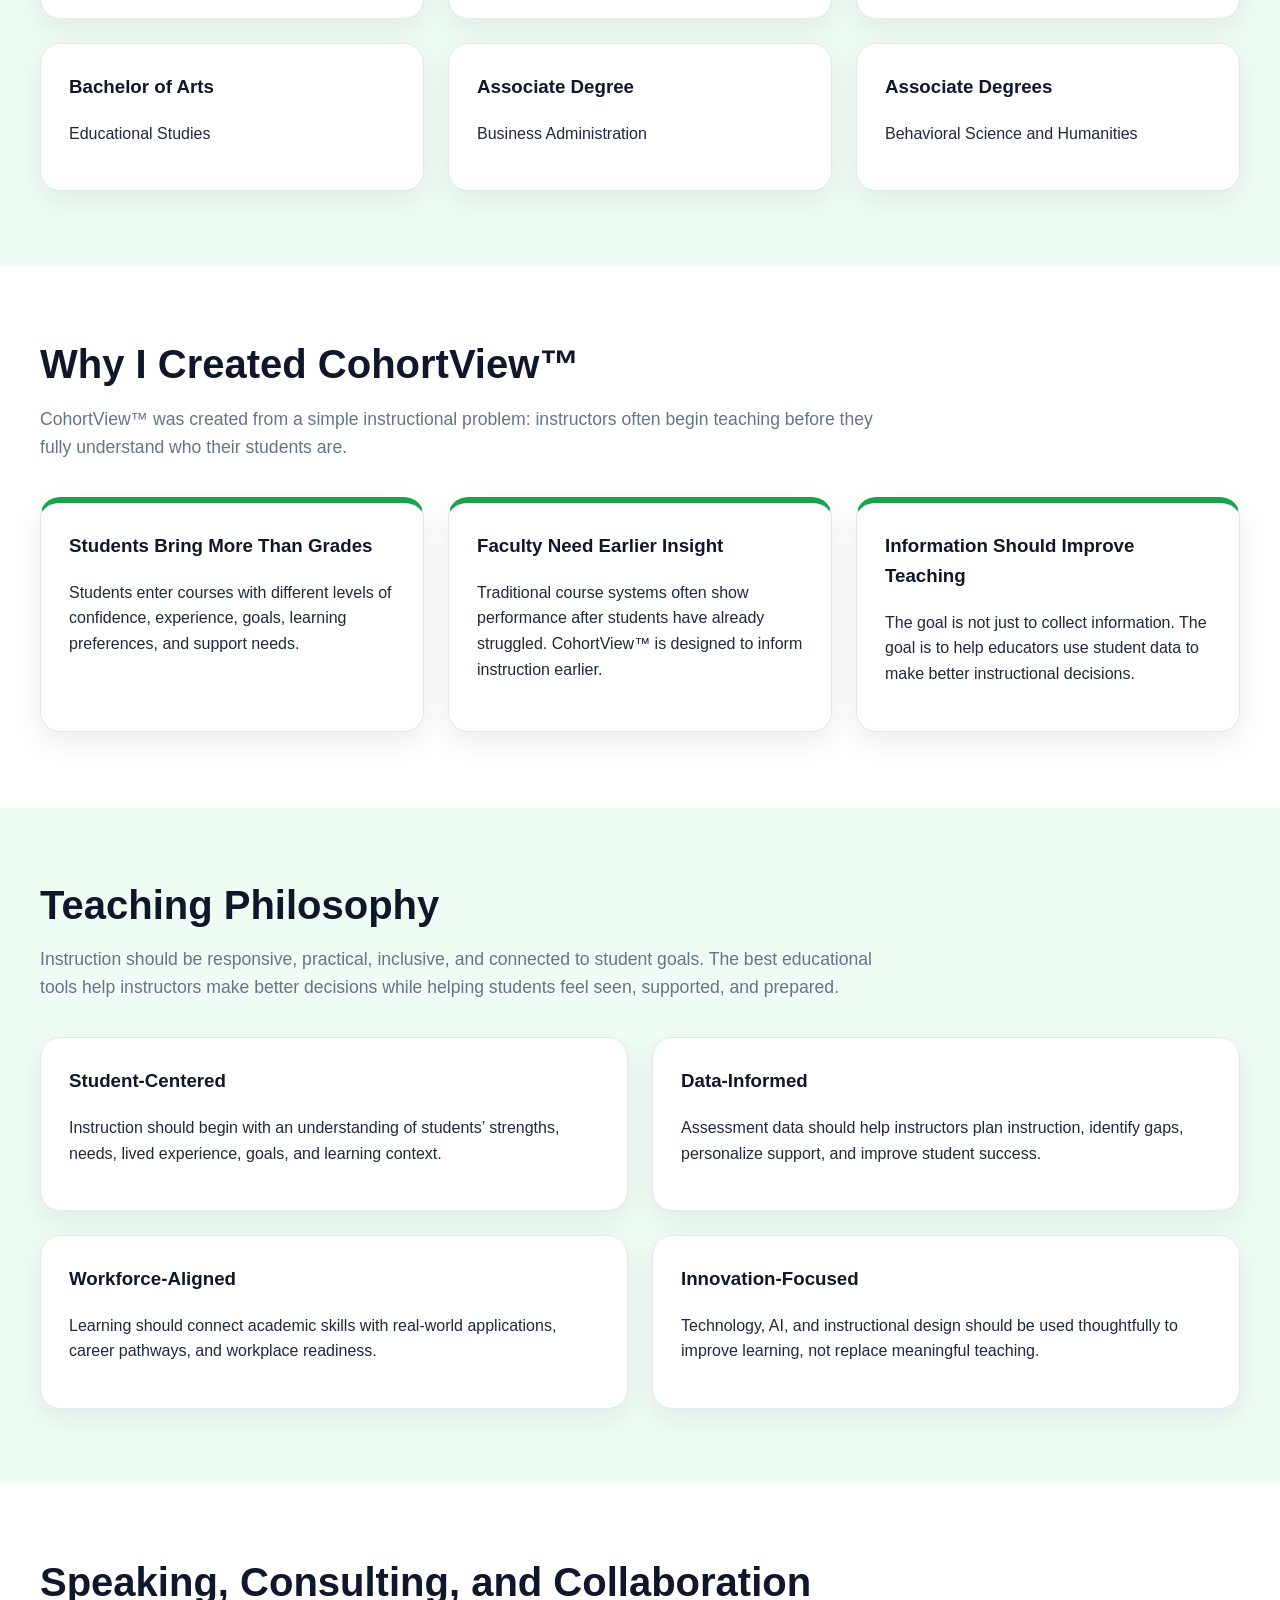
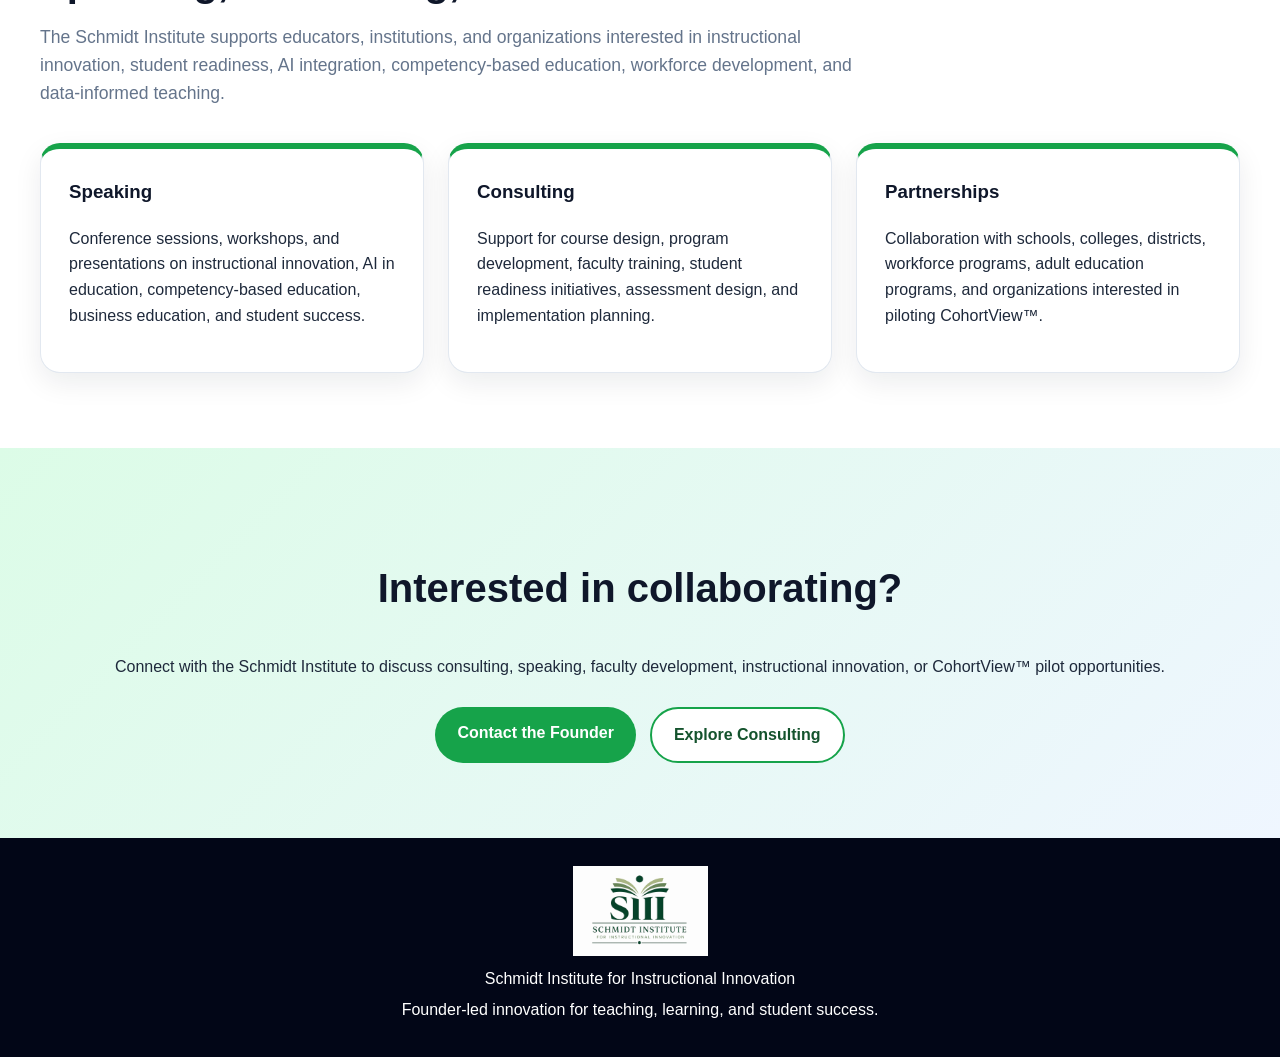
<file: founder.html>
<!DOCTYPE html>
<html lang="en">
<head>
<meta charset="UTF-8">
<meta name="viewport" content="width=device-width, initial-scale=1.0">
<title>Founder | Schmidt Institute for Instructional Innovation</title>
<link rel="stylesheet" href="style.css">
</head>

<body>

<header class="site-header">
<div class="navbar">

<a class="brand" href="index.html">
<img src="siii-logo-new.png" alt="SIII Logo">
<div class="brand-text">
Schmidt Institute
<small>for Instructional Innovation</small>
</div>
</a>

<nav class="nav-links">
<a href="index.html">Home</a>
<a href="founder.html">Founder</a>
<a href="cohortview.html">CohortView™</a>
<a href="courses.html">Courses</a>
<a href="consulting.html">Consulting</a>
<a href="resources.html">Resources</a>
<a href="contact.html">Contact</a>
</nav>

</div>
</header>

<section class="page-title">
<div class="container">

<div style="display:grid; grid-template-columns:1.1fr 0.9fr; gap:60px; align-items:center;">

<div>
<h1>Founder</h1>

<p>
Samantha Schmidt is the founder of the Schmidt Institute for Instructional Innovation and creator of CohortView™. Her work brings together teaching, educational psychology, business education, workforce development, instructional technology, and data-informed student success.
</p>

<div class="button-row">
<a href="consulting.html" class="button button-primary">Explore Consulting</a>
<a href="cohortview.html" class="button button-secondary">Explore CohortView™</a>
</div>
</div>

<div style="text-align:center;">
<img src="samantha-schmidt-headshot.jpg" alt="Samantha Schmidt" style="width:100%; max-width:430px; border-radius:24px; box-shadow:0 18px 40px rgba(0,0,0,.22);">
</div>

</div>

</div>
</section>

<section class="section section-white">
<div class="container">

<div class="section-heading">
<h2>Meet Samantha Schmidt</h2>
<p>
Samantha is a business educator, instructional innovator, researcher, and builder of practical learning solutions for educators and institutions.
</p>
</div>

<div class="grid-2">

<div class="card card-accent">
<h3>Educator, Researcher, Innovator, Builder</h3>

<p>
Samantha currently serves as a full-time Business faculty member and has extensive experience teaching business, agriculture, workforce development, and career technical education courses in higher education.
</p>

<p>
Her work focuses on helping educators understand students earlier, design more responsive learning experiences, and use data, technology, and instructional strategy to support student success.
</p>

<p>
Through the Schmidt Institute and CohortView™, she is developing tools, courses, resources, and consulting services that help educators move from guessing what students need to planning with meaningful instructional insight.
</p>
</div>

<div class="card">
<h3>Areas of Expertise</h3>

<ul class="list">
<li>Business education</li>
<li>Educational psychology</li>
<li>Community college instruction</li>
<li>Competency-based education</li>
<li>Career technical education</li>
<li>Workforce development</li>
<li>Agriculture education</li>
<li>Instructional technology</li>
<li>Artificial intelligence in education</li>
<li>Student readiness analytics</li>
<li>Faculty development</li>
<li>Learning experience design</li>
</ul>
</div>

</div>

</div>
</section>

<section class="section section-green">
<div class="container">

<div class="section-heading">
<h2>Why the Schmidt Institute Exists</h2>
<p>
The Schmidt Institute was created to help educators and organizations design learning experiences that are more responsive, practical, data-informed, and student-centered.
</p>
</div>

<div class="grid-3">

<div class="card">
<h3>Educators Need Earlier Insight</h3>
<p>
Instructors often begin teaching before they fully understand student readiness, confidence, goals, prior experience, and learning preferences.
</p>
</div>

<div class="card">
<h3>Data Should Lead to Action</h3>
<p>
Assessment data should not sit in a report. It should help educators plan instruction, identify support needs, and improve learning experiences.
</p>
</div>

<div class="card">
<h3>Innovation Should Be Practical</h3>
<p>
AI, analytics, and educational technology should support meaningful teaching decisions, not create more complexity for educators.
</p>
</div>

</div>

</div>
</section>

<section class="section section-white">
<div class="container">

<div class="section-heading">
<h2>Four Roles Behind the Work</h2>
<p>
The Institute reflects Samantha’s experience as an educator, researcher, innovator, and builder.
</p>
</div>

<div class="grid-2">

<div class="card card-accent">
<h3>Educator</h3>
<p>
As a full-time Business faculty member, Samantha works directly with students and understands the real instructional challenges educators face.
</p>
</div>

<div class="card card-accent">
<h3>Researcher</h3>
<p>
As a Doctoral Candidate in Educational Psychology, her work is informed by learning, motivation, readiness, student success, and evidence-based instructional practice.
</p>
</div>

<div class="card card-accent">
<h3>Innovator</h3>
<p>
She is developing CohortView™ to help educators transform formative assessment data into actionable instructional intelligence before teaching begins.
</p>
</div>

<div class="card card-accent">
<h3>Builder</h3>
<p>
Through the Schmidt Institute, she is building courses, resources, consulting services, and future software solutions that support educators and institutions.
</p>
</div>

</div>

</div>
</section>

<section class="section section-green">
<div class="container">

<div class="section-heading">
<h2>Credentials & Education</h2>
<p>
Samantha’s academic background spans business, education, agriculture, behavioral science, humanities, and educational psychology.
</p>
</div>

<div class="grid-3">

<div class="card">
<h3>Doctoral Candidate</h3>
<p>Educational Psychology</p>
</div>

<div class="card">
<h3>Master of Business Administration</h3>
<p>MBA</p>
</div>

<div class="card">
<h3>Master of Science</h3>
<p>Agricultural Education</p>
</div>

<div class="card">
<h3>Bachelor of Arts</h3>
<p>Educational Studies</p>
</div>

<div class="card">
<h3>Associate Degree</h3>
<p>Business Administration</p>
</div>

<div class="card">
<h3>Associate Degrees</h3>
<p>Behavioral Science and Humanities</p>
</div>

</div>

</div>
</section>

<section class="section section-white">
<div class="container">

<div class="section-heading">
<h2>Why I Created CohortView™</h2>
<p>
CohortView™ was created from a simple instructional problem: instructors often begin teaching before they fully understand who their students are.
</p>
</div>

<div class="grid-3">

<div class="card card-accent">
<h3>Students Bring More Than Grades</h3>
<p>
Students enter courses with different levels of confidence, experience, goals, learning preferences, and support needs.
</p>
</div>

<div class="card card-accent">
<h3>Faculty Need Earlier Insight</h3>
<p>
Traditional course systems often show performance after students have already struggled. CohortView™ is designed to inform instruction earlier.
</p>
</div>

<div class="card card-accent">
<h3>Information Should Improve Teaching</h3>
<p>
The goal is not just to collect information. The goal is to help educators use student data to make better instructional decisions.
</p>
</div>

</div>

</div>
</section>

<section class="section section-green">
<div class="container">

<div class="section-heading">
<h2>Teaching Philosophy</h2>
<p>
Instruction should be responsive, practical, inclusive, and connected to student goals. The best educational tools help instructors make better decisions while helping students feel seen, supported, and prepared.
</p>
</div>

<div class="grid-2">

<div class="card">
<h3>Student-Centered</h3>
<p>
Instruction should begin with an understanding of students’ strengths, needs, lived experience, goals, and learning context.
</p>
</div>

<div class="card">
<h3>Data-Informed</h3>
<p>
Assessment data should help instructors plan instruction, identify gaps, personalize support, and improve student success.
</p>
</div>

<div class="card">
<h3>Workforce-Aligned</h3>
<p>
Learning should connect academic skills with real-world applications, career pathways, and workplace readiness.
</p>
</div>

<div class="card">
<h3>Innovation-Focused</h3>
<p>
Technology, AI, and instructional design should be used thoughtfully to improve learning, not replace meaningful teaching.
</p>
</div>

</div>

</div>
</section>

<section class="section section-white">
<div class="container">

<div class="section-heading">
<h2>Speaking, Consulting, and Collaboration</h2>
<p>
The Schmidt Institute supports educators, institutions, and organizations interested in instructional innovation, student readiness, AI integration, competency-based education, workforce development, and data-informed teaching.
</p>
</div>

<div class="grid-3">

<div class="card card-accent">
<h3>Speaking</h3>
<p>
Conference sessions, workshops, and presentations on instructional innovation, AI in education, competency-based education, business education, and student success.
</p>
</div>

<div class="card card-accent">
<h3>Consulting</h3>
<p>
Support for course design, program development, faculty training, student readiness initiatives, assessment design, and implementation planning.
</p>
</div>

<div class="card card-accent">
<h3>Partnerships</h3>
<p>
Collaboration with schools, colleges, districts, workforce programs, adult education programs, and organizations interested in piloting CohortView™.
</p>
</div>

</div>

</div>
</section>

<section class="section cta">
<div class="container">

<h2>Interested in collaborating?</h2>

<p>
Connect with the Schmidt Institute to discuss consulting, speaking, faculty development, instructional innovation, or CohortView™ pilot opportunities.
</p>

<div class="button-row" style="justify-content:center;">
<a href="contact.html" class="button button-primary">Contact the Founder</a>
<a href="consulting.html" class="button button-outline">Explore Consulting</a>
</div>

</div>
</section>

<footer class="footer compact-footer">
<img src="siii-logo-new.png" alt="SIII Logo">
<p>Schmidt Institute for Instructional Innovation</p>
<p>Founder-led innovation for teaching, learning, and student success.</p>
</footer>

</body>
</html>
</file>
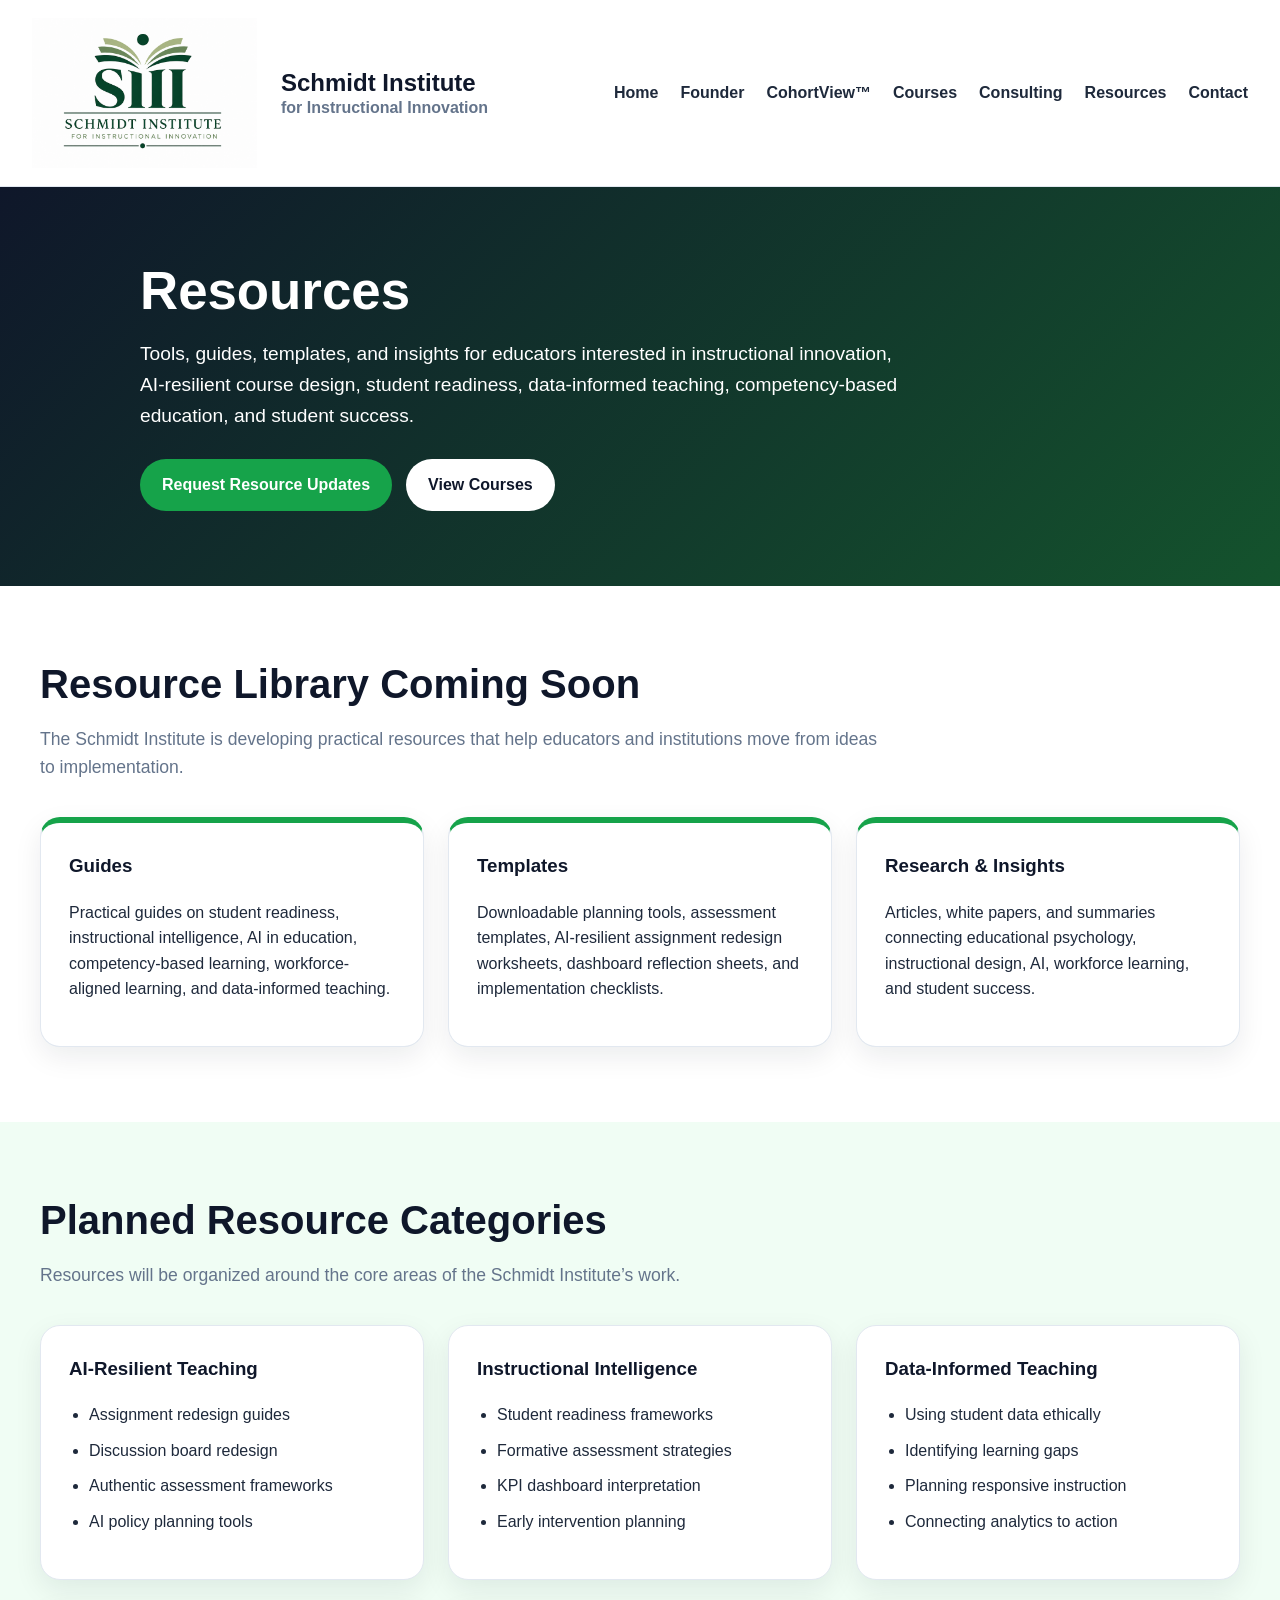
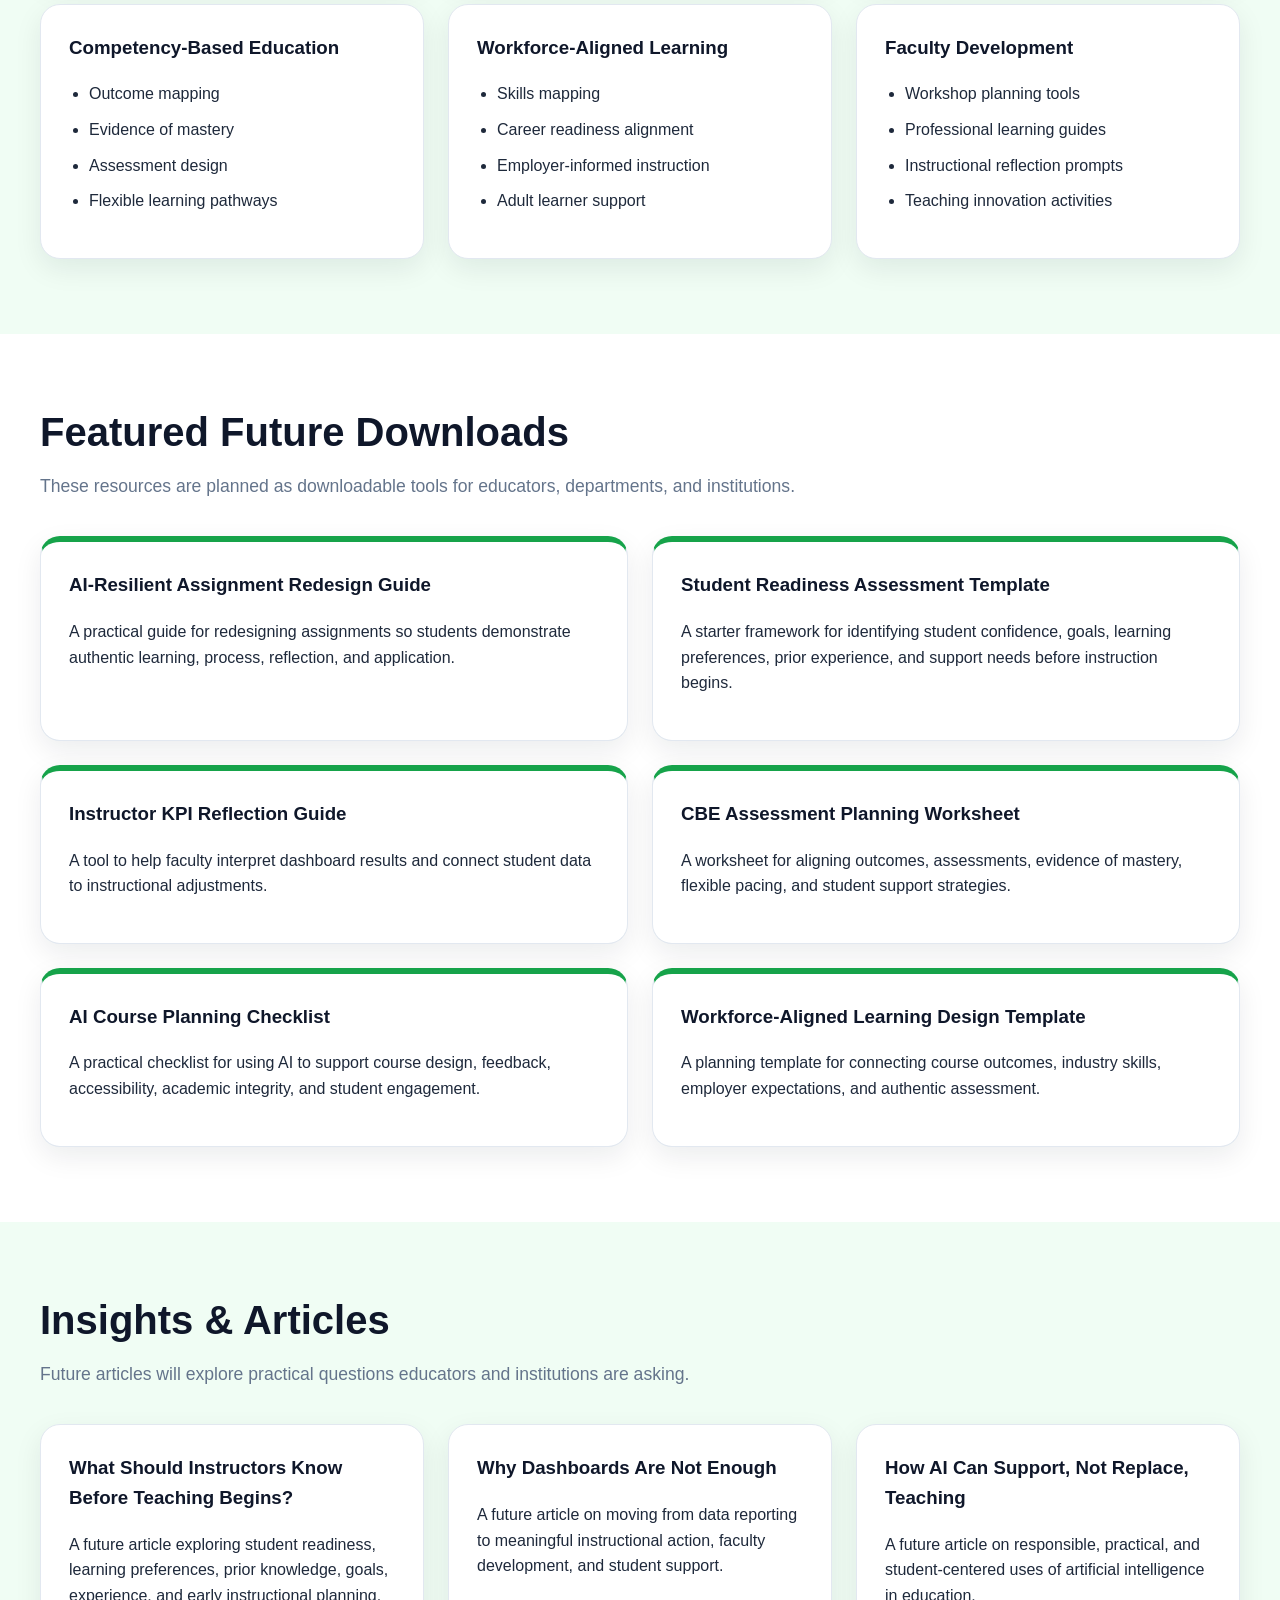
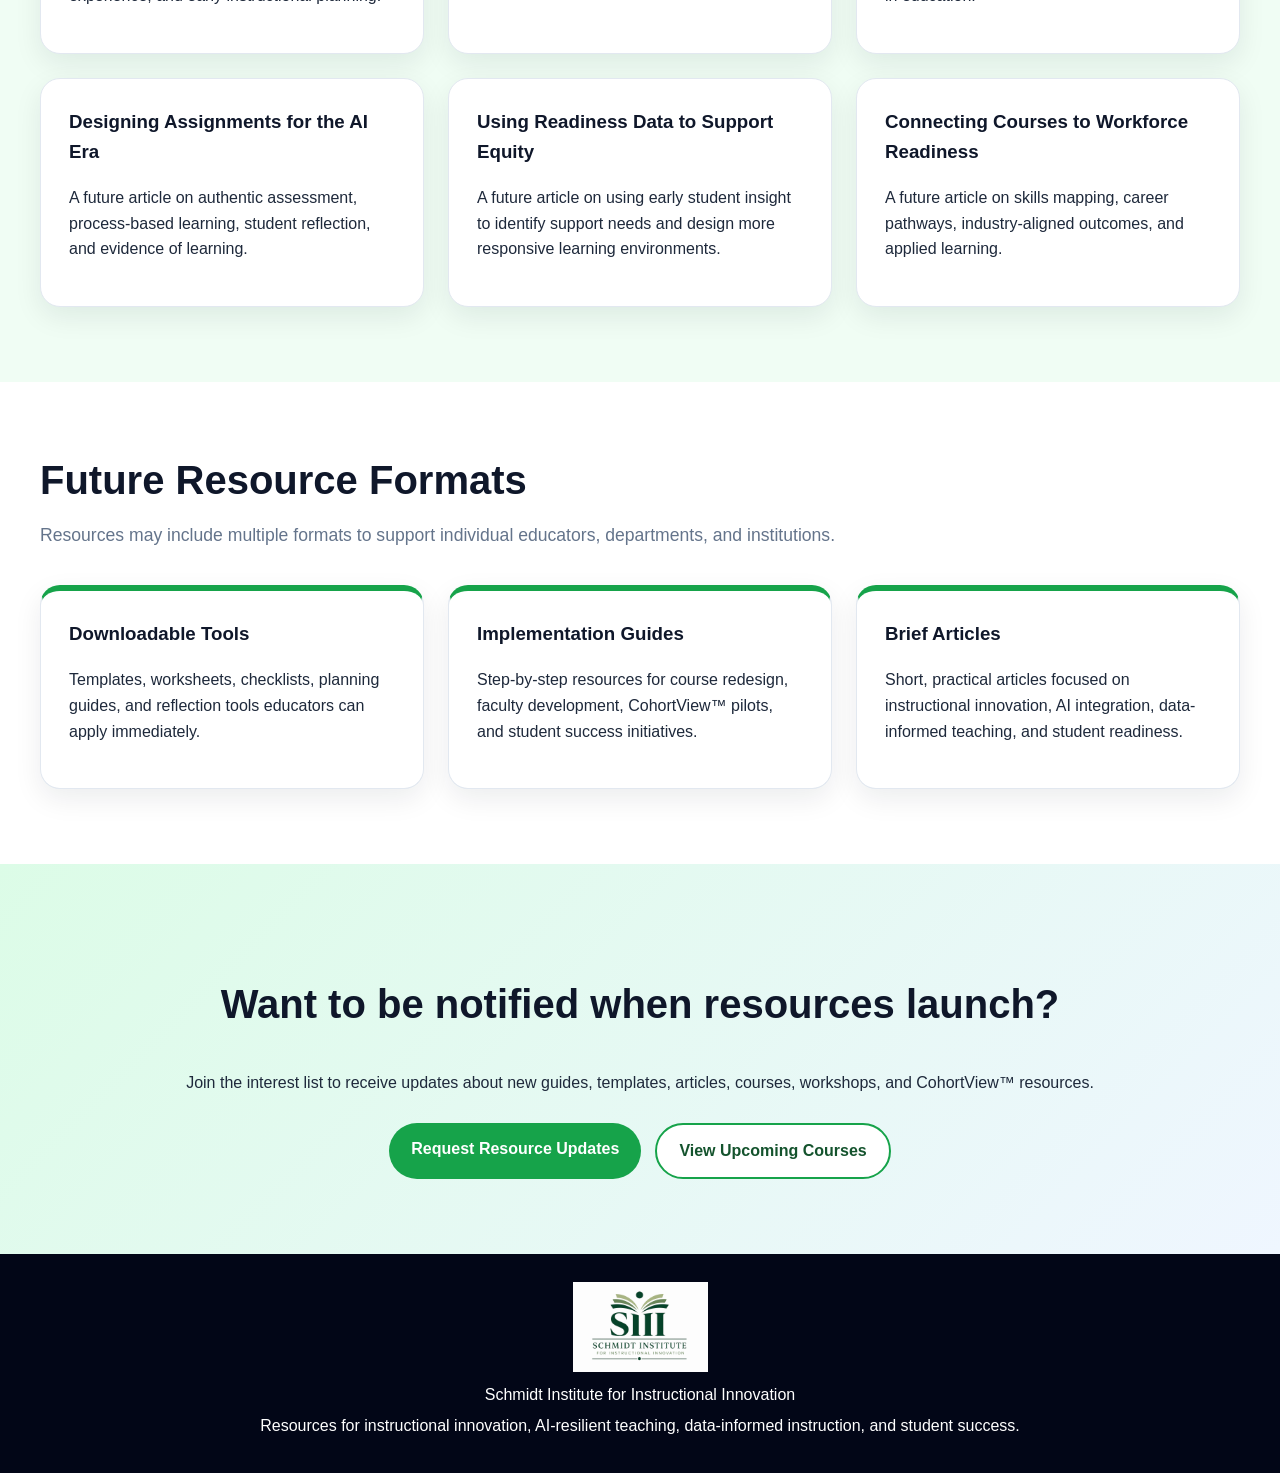
<file: resources.html>
<!DOCTYPE html>
<html lang="en">
<head>
<meta charset="UTF-8">
<meta name="viewport" content="width=device-width, initial-scale=1.0">
<title>Resources | Schmidt Institute for Instructional Innovation</title>
<link rel="stylesheet" href="style.css">
</head>

<body>

<header class="site-header">
<div class="navbar">

<a class="brand" href="index.html">
<img src="siii-logo-new.png" alt="SIII Logo">
<div class="brand-text">
Schmidt Institute
<small>for Instructional Innovation</small>
</div>
</a>

<nav class="nav-links">
<a href="index.html">Home</a>
<a href="founder.html">Founder</a>
<a href="cohortview.html">CohortView™</a>
<a href="courses.html">Courses</a>
<a href="consulting.html">Consulting</a>
<a href="resources.html">Resources</a>
<a href="contact.html">Contact</a>
</nav>

</div>
</header>

<section class="page-title">
<div class="container">

<h1>Resources</h1>

<p>
Tools, guides, templates, and insights for educators interested in instructional innovation, AI-resilient course design, student readiness, data-informed teaching, competency-based education, and student success.
</p>

<div class="button-row">
<a href="contact.html?interest=resource-updates" class="button button-primary">Request Resource Updates</a>
<a href="courses.html" class="button button-secondary">View Courses</a>
</div>

</div>
</section>

<section class="section section-white">
<div class="container">

<div class="section-heading">
<h2>Resource Library Coming Soon</h2>
<p>
The Schmidt Institute is developing practical resources that help educators and institutions move from ideas to implementation.
</p>
</div>

<div class="grid-3">

<div class="card card-accent">
<h3>Guides</h3>
<p>
Practical guides on student readiness, instructional intelligence, AI in education, competency-based learning, workforce-aligned learning, and data-informed teaching.
</p>
</div>

<div class="card card-accent">
<h3>Templates</h3>
<p>
Downloadable planning tools, assessment templates, AI-resilient assignment redesign worksheets, dashboard reflection sheets, and implementation checklists.
</p>
</div>

<div class="card card-accent">
<h3>Research & Insights</h3>
<p>
Articles, white papers, and summaries connecting educational psychology, instructional design, AI, workforce learning, and student success.
</p>
</div>

</div>

</div>
</section>

<section class="section section-green">
<div class="container">

<div class="section-heading">
<h2>Planned Resource Categories</h2>
<p>
Resources will be organized around the core areas of the Schmidt Institute’s work.
</p>
</div>

<div class="grid-3">

<div class="card">
<h3>AI-Resilient Teaching</h3>
<ul class="list">
<li>Assignment redesign guides</li>
<li>Discussion board redesign</li>
<li>Authentic assessment frameworks</li>
<li>AI policy planning tools</li>
</ul>
</div>

<div class="card">
<h3>Instructional Intelligence</h3>
<ul class="list">
<li>Student readiness frameworks</li>
<li>Formative assessment strategies</li>
<li>KPI dashboard interpretation</li>
<li>Early intervention planning</li>
</ul>
</div>

<div class="card">
<h3>Data-Informed Teaching</h3>
<ul class="list">
<li>Using student data ethically</li>
<li>Identifying learning gaps</li>
<li>Planning responsive instruction</li>
<li>Connecting analytics to action</li>
</ul>
</div>

<div class="card">
<h3>Competency-Based Education</h3>
<ul class="list">
<li>Outcome mapping</li>
<li>Evidence of mastery</li>
<li>Assessment design</li>
<li>Flexible learning pathways</li>
</ul>
</div>

<div class="card">
<h3>Workforce-Aligned Learning</h3>
<ul class="list">
<li>Skills mapping</li>
<li>Career readiness alignment</li>
<li>Employer-informed instruction</li>
<li>Adult learner support</li>
</ul>
</div>

<div class="card">
<h3>Faculty Development</h3>
<ul class="list">
<li>Workshop planning tools</li>
<li>Professional learning guides</li>
<li>Instructional reflection prompts</li>
<li>Teaching innovation activities</li>
</ul>
</div>

</div>

</div>
</section>

<section class="section section-white">
<div class="container">

<div class="section-heading">
<h2>Featured Future Downloads</h2>
<p>
These resources are planned as downloadable tools for educators, departments, and institutions.
</p>
</div>

<div class="grid-2">

<div class="card card-accent">
<h3>AI-Resilient Assignment Redesign Guide</h3>
<p>
A practical guide for redesigning assignments so students demonstrate authentic learning, process, reflection, and application.
</p>
</div>

<div class="card card-accent">
<h3>Student Readiness Assessment Template</h3>
<p>
A starter framework for identifying student confidence, goals, learning preferences, prior experience, and support needs before instruction begins.
</p>
</div>

<div class="card card-accent">
<h3>Instructor KPI Reflection Guide</h3>
<p>
A tool to help faculty interpret dashboard results and connect student data to instructional adjustments.
</p>
</div>

<div class="card card-accent">
<h3>CBE Assessment Planning Worksheet</h3>
<p>
A worksheet for aligning outcomes, assessments, evidence of mastery, flexible pacing, and student support strategies.
</p>
</div>

<div class="card card-accent">
<h3>AI Course Planning Checklist</h3>
<p>
A practical checklist for using AI to support course design, feedback, accessibility, academic integrity, and student engagement.
</p>
</div>

<div class="card card-accent">
<h3>Workforce-Aligned Learning Design Template</h3>
<p>
A planning template for connecting course outcomes, industry skills, employer expectations, and authentic assessment.
</p>
</div>

</div>

</div>
</section>

<section class="section section-green">
<div class="container">

<div class="section-heading">
<h2>Insights & Articles</h2>
<p>
Future articles will explore practical questions educators and institutions are asking.
</p>
</div>

<div class="grid-3">

<div class="card">
<h3>What Should Instructors Know Before Teaching Begins?</h3>
<p>
A future article exploring student readiness, learning preferences, prior knowledge, goals, experience, and early instructional planning.
</p>
</div>

<div class="card">
<h3>Why Dashboards Are Not Enough</h3>
<p>
A future article on moving from data reporting to meaningful instructional action, faculty development, and student support.
</p>
</div>

<div class="card">
<h3>How AI Can Support, Not Replace, Teaching</h3>
<p>
A future article on responsible, practical, and student-centered uses of artificial intelligence in education.
</p>
</div>

<div class="card">
<h3>Designing Assignments for the AI Era</h3>
<p>
A future article on authentic assessment, process-based learning, student reflection, and evidence of learning.
</p>
</div>

<div class="card">
<h3>Using Readiness Data to Support Equity</h3>
<p>
A future article on using early student insight to identify support needs and design more responsive learning environments.
</p>
</div>

<div class="card">
<h3>Connecting Courses to Workforce Readiness</h3>
<p>
A future article on skills mapping, career pathways, industry-aligned outcomes, and applied learning.
</p>
</div>

</div>

</div>
</section>

<section class="section section-white">
<div class="container">

<div class="section-heading">
<h2>Future Resource Formats</h2>
<p>
Resources may include multiple formats to support individual educators, departments, and institutions.
</p>
</div>

<div class="grid-3">

<div class="card card-accent">
<h3>Downloadable Tools</h3>
<p>
Templates, worksheets, checklists, planning guides, and reflection tools educators can apply immediately.
</p>
</div>

<div class="card card-accent">
<h3>Implementation Guides</h3>
<p>
Step-by-step resources for course redesign, faculty development, CohortView™ pilots, and student success initiatives.
</p>
</div>

<div class="card card-accent">
<h3>Brief Articles</h3>
<p>
Short, practical articles focused on instructional innovation, AI integration, data-informed teaching, and student readiness.
</p>
</div>

</div>

</div>
</section>

<section class="section cta">
<div class="container">

<h2>Want to be notified when resources launch?</h2>

<p>
Join the interest list to receive updates about new guides, templates, articles, courses, workshops, and CohortView™ resources.
</p>

<div class="button-row" style="justify-content:center;">
<a href="contact.html?interest=resource-updates" class="button button-primary">Request Resource Updates</a>
<a href="courses.html" class="button button-outline">View Upcoming Courses</a>
</div>

</div>
</section>

<footer class="footer compact-footer">
<img src="siii-logo-new.png" alt="SIII Logo">
<p>Schmidt Institute for Instructional Innovation</p>
<p>Resources for instructional innovation, AI-resilient teaching, data-informed instruction, and student success.</p>
</footer>

</body>
</html>
</file>
<file: style.css>
:root {
  --navy: #0f172a;
  --deep-green: #14532d;
  --green: #16a34a;
  --light-green: #dcfce7;
  --soft-green: #f0fdf4;
  --white: #ffffff;
  --light: #f8fafc;
  --border: #e2e8f0;
  --text: #1e293b;
  --muted: #64748b;
}

* {
  box-sizing: border-box;
}

body {
  margin: 0;
  font-family: Arial, Helvetica, sans-serif;
  background: var(--light);
  color: var(--text);
  line-height: 1.6;
}

img {
  max-width: 100%;
}

a {
  color: inherit;
}

.site-header {
  background: var(--white);
  border-bottom: 1px solid var(--border);
  position: sticky;
  top: 0;
  z-index: 100;
}

.navbar {
  max-width: 1300px;
  margin: 0 auto;
  padding: 18px 32px;
  display: flex;
  justify-content: space-between;
  align-items: center;
  gap: 28px;
}

.brand {
  display: flex;
  align-items: center;
  gap: 24px;
  text-decoration: none;
}

.brand img {
  height: 150px;
  width: auto;
  display: block;
}

.brand-text {
  display: flex;
  flex-direction: column;
  font-weight: 800;
  color: var(--navy);
  line-height: 1.2;
  font-size: 1.5rem;
}

.brand-text small {
  font-weight: 600;
  color: var(--muted);
  font-size: 1rem;
}

.nav-links {
  display: flex;
  gap: 22px;
  align-items: center;
  flex-wrap: wrap;
}

.nav-links a {
  text-decoration: none;
  font-weight: 700;
  color: var(--text);
}

.nav-links a:hover {
  color: var(--green);
}

.founder-section {
  background: linear-gradient(135deg, var(--navy), var(--deep-green));
  color: var(--white);
  padding: 90px 24px;
}

.founder-inner {
  max-width: 1300px;
  margin: 0 auto;
  display: grid;
  grid-template-columns: 1fr 1fr;
  gap: 56px;
  align-items: center;
}

.founder-section h1 {
  font-size: 3.8rem;
  line-height: 1.05;
  margin: 0 0 20px;
}

.founder-section p {
  font-size: 1.15rem;
  max-width: 700px;
}

.logo-panel {
  background: transparent;
  padding: 0;
  box-shadow: none;
}

.logo-panel img {
  display: block;
  width: 100%;
  max-width: 650px;
  margin: 0 auto;
}

.button-row {
  display: flex;
  gap: 14px;
  flex-wrap: wrap;
  margin-top: 28px;
}

.button {
  display: inline-block;
  padding: 13px 22px;
  border-radius: 999px;
  text-decoration: none;
  font-weight: 800;
}

.button-primary {
  background: var(--green);
  color: var(--white);
}

.button-secondary {
  background: var(--white);
  color: var(--navy);
}

.button-outline {
  border: 2px solid var(--green);
  color: var(--deep-green);
  background: var(--white);
}

.section {
  padding: 75px 24px;
}

.section-white {
  background: var(--white);
}

.section-green {
  background: var(--soft-green);
}

.container {
  max-width: 1200px;
  margin: 0 auto;
}

.section-heading {
  max-width: 850px;
  margin-bottom: 36px;
}

.section-heading h2 {
  font-size: 2.5rem;
  line-height: 1.15;
  margin: 0 0 12px;
  color: var(--navy);
}

.section-heading p {
  color: var(--muted);
  font-size: 1.1rem;
}

.grid-3 {
  display: grid;
  grid-template-columns: repeat(3, 1fr);
  gap: 24px;
}

.grid-2 {
  display: grid;
  grid-template-columns: repeat(2, 1fr);
  gap: 24px;
}

.card {
  background: var(--white);
  padding: 28px;
  border-radius: 20px;
  border: 1px solid var(--border);
  box-shadow: 0 10px 28px rgba(15, 23, 42, 0.08);
}

.card h3 {
  margin-top: 0;
  color: var(--navy);
}

.card-accent {
  border-top: 6px solid var(--green);
}

.page-title {
  background: linear-gradient(135deg, var(--navy), var(--deep-green));
  color: var(--white);
  padding: 75px 24px;
}

.page-title .container {
  max-width: 1000px;
}

.page-title h1 {
  font-size: 3.3rem;
  line-height: 1.1;
  margin: 0 0 14px;
}

.page-title p {
  font-size: 1.2rem;
  max-width: 760px;
}

.cohort-logo-box {
  background: var(--white);
  border: 1px solid var(--border);
  border-radius: 24px;
  padding: 28px;
  box-shadow: 0 10px 28px rgba(15, 23, 42, 0.08);
}

.kpi-panel {
  background: var(--navy);
  color: var(--white);
  border-radius: 24px;
  padding: 34px;
}

.kpi-grid {
  display: grid;
  grid-template-columns: repeat(4, 1fr);
  gap: 18px;
}

.kpi {
  background: rgba(255, 255, 255, 0.08);
  padding: 22px;
  border-radius: 18px;
  border: 1px solid rgba(255, 255, 255, 0.14);
}

.kpi strong {
  display: block;
  color: #bbf7d0;
  font-size: 2rem;
}

.list {
  padding-left: 20px;
}

.list li {
  margin-bottom: 10px;
}

.cta {
  background: linear-gradient(135deg, var(--light-green), #eff6ff);
  text-align: center;
}

.cta h2 {
  color: var(--navy);
  font-size: 2.5rem;
}

.footer {
  background: #020617;
  color: var(--white);
  padding: 42px 24px;
  text-align: center;
}

.footer img {
  height: 320px;
  width: auto;
  display: block;
  margin: 0 auto 20px auto;
}

@media (max-width: 900px) {
  .navbar {
    flex-direction: column;
    align-items: flex-start;
  }

  .nav-links {
    gap: 14px;
  }

  .founder-inner,
  .grid-2,
  .grid-3,
  .kpi-grid {
    grid-template-columns: 1fr;
  }

  .founder-section h1,
  .page-title h1 {
    font-size: 2.6rem;
  }

  .brand img {
    height: 110px;
  }

  .brand-text {
    font-size: 1.2rem;
  }
}
.compact-footer {
  padding: 28px 24px;
}

.compact-footer img {
  width: 135px;
  height: auto;
  margin-bottom: 10px;
}

.compact-footer p {
  margin: 6px 0;
}
</file>
